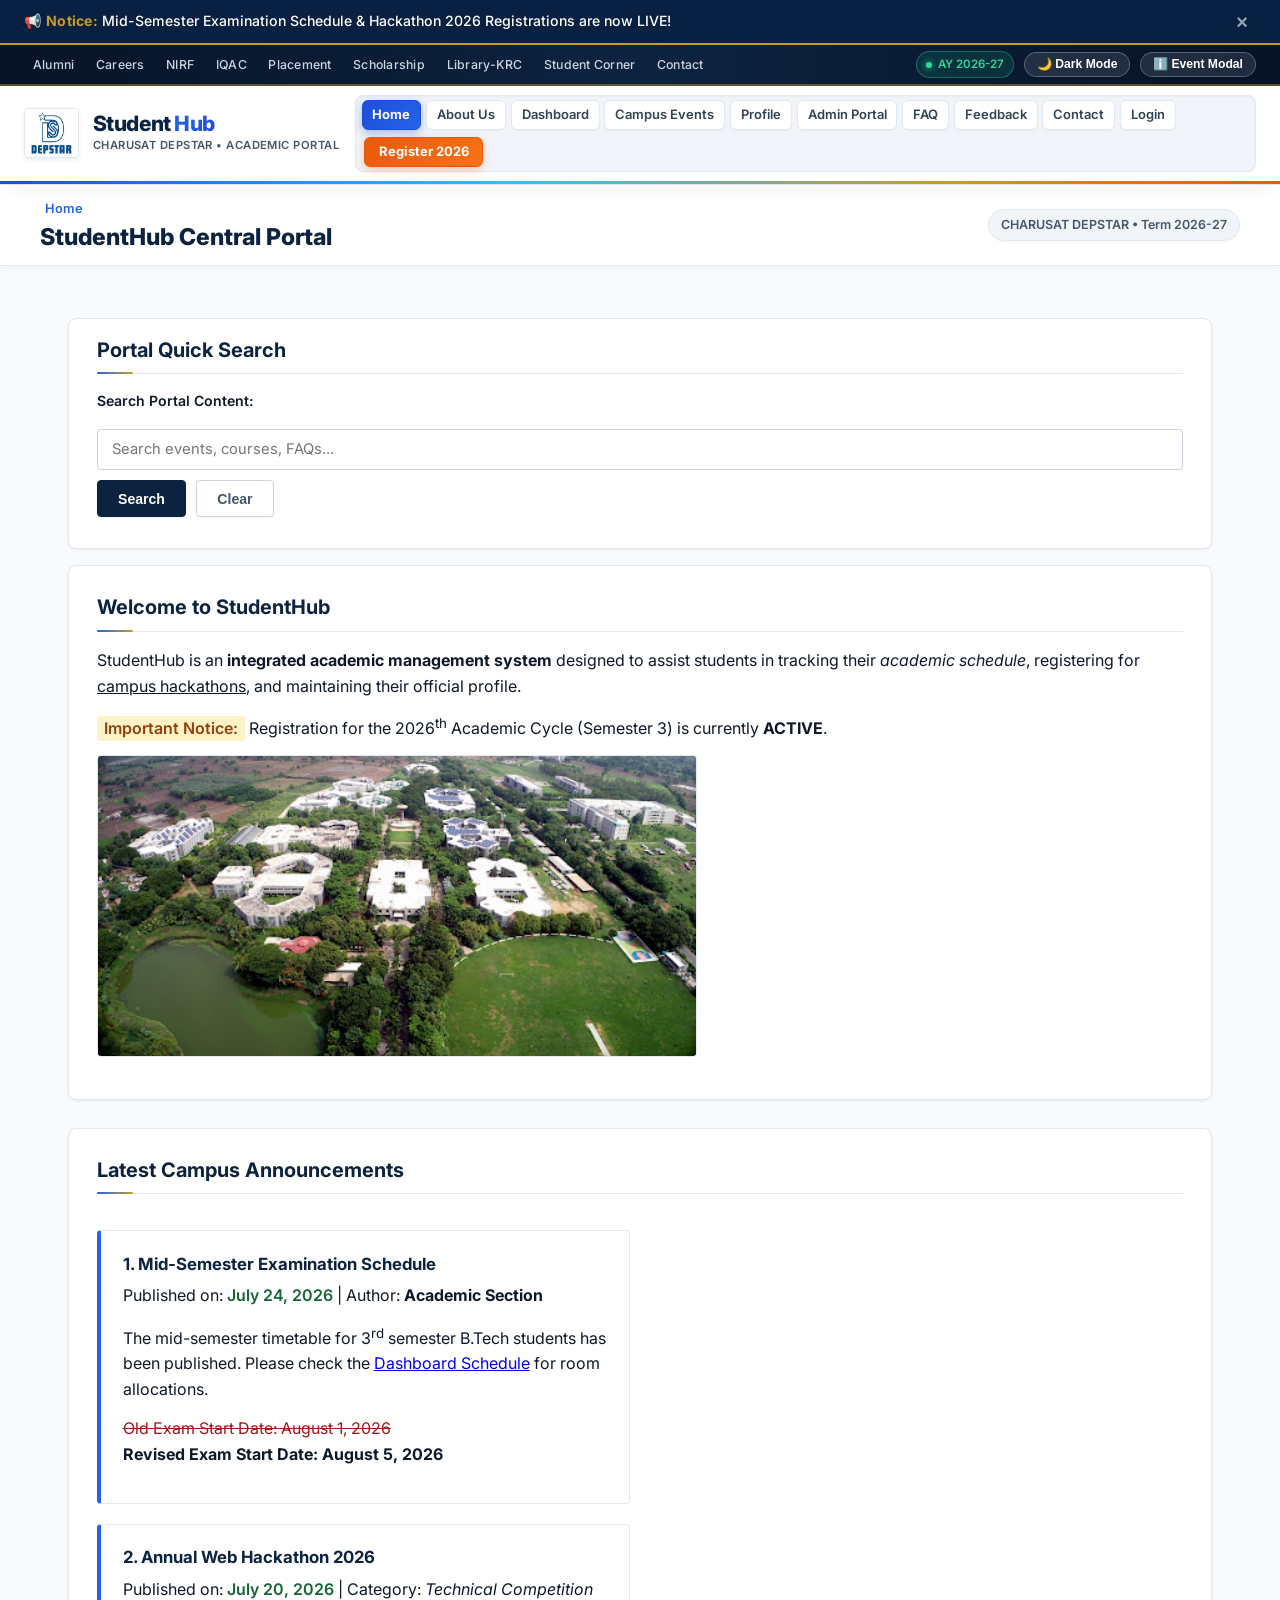
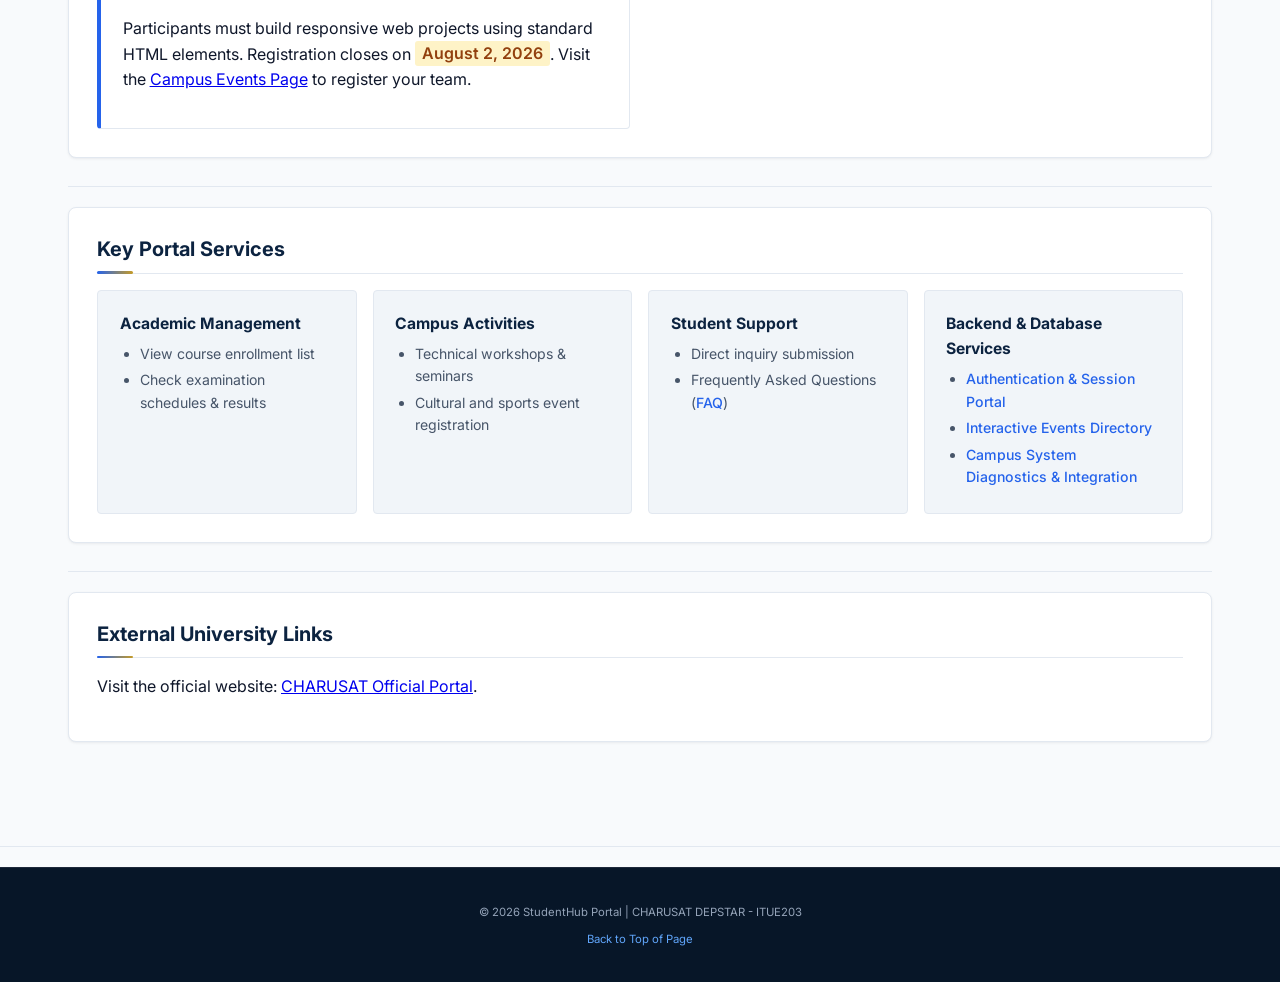
<file: index.html>
<!DOCTYPE html>
<html lang="en">
<head>
    <meta charset="UTF-8">
    <meta name="viewport" content="width=device-width, initial-scale=1.0">
    <meta name="description" content="StudentHub - Central Campus Portal for CHARUSAT Students">
    <title>StudentHub - Home Page</title>
    <link rel="stylesheet" href="assets/css/index.css">
</head>
<body>

    <a href="#main-content" class="skip-link">Skip to main content</a>

    <div id="notificationBanner" class="notification-banner">
        <span>📢 <strong>Notice:</strong> Mid-Semester Examination Schedule &amp; Hackathon 2026 Registrations are now LIVE!</span>
        <button id="closeNotification" class="close-banner-btn" aria-label="Close notification">&times;</button>
    </div>

    <!-- TOP ACCESS BAR — University Utility Strip -->
    <div class="top-access-bar">
        <div class="top-access-container">
            <ul class="top-access-links">
                <li><a href="https://www.charusat.ac.in" target="_blank" rel="noopener noreferrer">Alumni</a></li>
                <li><a href="pages/about.html">Careers</a></li>
                <li><a href="pages/about.html">NIRF</a></li>
                <li><a href="pages/about.html">IQAC</a></li>
                <li><a href="pages/admin.html">Placement</a></li>
                <li><a href="pages/about.html">Scholarship</a></li>
                <li><a href="pages/dashboard.html">Library-KRC</a></li>
                <li><a href="pages/dashboard.html">Student Corner</a></li>
                <li><a href="pages/contact.html">Contact</a></li>
            </ul>
            <div class="top-access-actions">
                <span class="status-pill"><span class="status-dot"></span> AY 2026-27</span>
                <button id="themeButton" class="theme-btn" type="button">🌙 Dark Mode</button>
                <button id="openModal" class="access-btn" type="button">ℹ️ Event Modal</button>
            </div>
        </div>
    </div>

    <!-- MAIN PORTAL HEADER — Distinctive Modern Design -->
    <header class="main-header">
        <div class="header-container">
            <a href="index.html" class="brand-identity">
                <div class="brand-logo-card">
                    <img src="assets/images/charusat_logo.png" alt="CHARUSAT DEPSTAR Logo" class="brand-logo">
                </div>
                <div class="brand-text">
                    <span class="brand-name">Student<span class="brand-name-accent">Hub</span></span>
                    <span class="brand-sub">CHARUSAT DEPSTAR • Academic Portal</span>
                </div>
            </a>

            <button id="menuButton" class="menu-toggle-btn" type="button" aria-expanded="false" aria-label="Toggle navigation">☰</button>

            <nav aria-label="Main Navigation Menu">
                <h2>Portal Quick Navigation</h2>
                <ul>
                    <li><a href="index.html" aria-current="page">Home</a></li>
                    <li><a href="pages/about.html">About Us</a></li>
                    <li><a href="pages/dashboard.html">Dashboard</a></li>
                    <li><a href="pages/events.html">Campus Events</a></li>
                    <li><a href="pages/profile.html">Profile</a></li>
                    <li><a href="pages/admin.html">Admin Portal</a></li>
                    <li><a href="pages/faq.html">FAQ</a></li>
                    <li><a href="pages/feedback.html">Feedback</a></li>
                    <li><a href="pages/contact.html">Contact</a></li>
                    <li><a href="pages/login.html">Login</a></li>
                    <li><a href="pages/register.html" class="nav-cta-btn">Register 2026</a></li>
                </ul>
            </nav>
        </div>
    </header>

    <!-- ELEVATED PAGE TITLE & BREADCRUMBS BAR -->
    <div class="page-title-bar">
        <div class="page-title-container">
            <div class="page-title-left">
                <nav aria-label="Breadcrumb" class="breadcrumbs">
                    <ul>
                        <li><a href="index.html" aria-current="page">Home</a></li>
                    </ul>
                </nav>
                <h1 class="page-title">StudentHub Central Portal</h1>
            </div>
            <div class="page-title-right">
                <span class="page-badge">CHARUSAT DEPSTAR • Term 2026-27</span>
            </div>
        </div>
    </div>

    <main id="main-content" tabindex="-1">

        <section>
            <h2>Portal Quick Search</h2>
            <form action="index.html" method="get">
                <p>
                    <label for="site-search">Search Portal Content:</label>
                    <input type="search" id="site-search" name="q" placeholder="Search events, courses, FAQs..." required minlength="2" maxlength="50">
                    <button type="submit">Search</button>
                    <button type="reset">Clear</button>
                </p>
            </form>
        </section>
        <section id="welcome-section">
            <h2>Welcome to StudentHub</h2>
            <p>
                StudentHub is an <strong>integrated academic management system</strong> designed to assist students in tracking their <em>academic schedule</em>, registering for <u>campus hackathons</u>, and maintaining their official profile.
            </p>
            <p>
                <mark>Important Notice:</mark> Registration for the 2026<sup>th</sup> Academic Cycle (Semester 3) is currently <strong>ACTIVE</strong>.
            </p>

            <p>
                <img src="./assets/images/Background_Img/image.png" 
                     alt="CHARUSAT University Campus - DEPSTAR" 
                     width="600" 
                     height="200" 
                     loading="lazy" 
                     referrerpolicy="no-referrer">
            </p>
        </section>

        <section id="announcements">
            <h2>Latest Campus Announcements</h2>

            <article>
                <h3>1. Mid-Semester Examination Schedule</h3>
                <p>Published on: <ins>July 24, 2026</ins> | Author: <b>Academic Section</b></p>
                <p>
                    The mid-semester timetable for 3<sup>rd</sup> semester B.Tech students has been published. 
                    Please check the <a href="pages/dashboard.html#schedule">Dashboard Schedule</a> for room allocations.
                </p>
                <p>
                    <del>Old Exam Start Date: August 1, 2026</del><br>
                    <strong>Revised Exam Start Date: August 5, 2026</strong>
                </p>
            </article>

            <br>

            <article>
                <h3>2. Annual Web Hackathon 2026</h3>
                <p>Published on: <ins>July 20, 2026</ins> | Category: <i>Technical Competition</i></p>
                <p>
                    Participants must build responsive web projects using standard HTML elements. 
                    Registration closes on <mark>August 2, 2026</mark>. 
                    Visit the <a href="pages/events.html">Campus Events Page</a> to register your team.
                </p>
            </article>
        </section>

        <hr>

        <section id="portal-highlights">
            <h2>Key Portal Services</h2>
            <ul>
                <li><strong>Academic Management</strong>
                    <ul>
                        <li>View course enrollment list</li>
                        <li>Check examination schedules &amp; results</li>
                    </ul>
                </li>
                <li><strong>Campus Activities</strong>
                    <ul>
                        <li>Technical workshops &amp; seminars</li>
                        <li>Cultural and sports event registration</li>
                    </ul>
                </li>
                <li><strong>Student Support</strong>
                    <ul>
                        <li>Direct inquiry submission</li>
                        <li>Frequently Asked Questions (<a href="pages/faq.html">FAQ</a>)</li>
                    </ul>
                </li>
                <li><strong>Backend &amp; Database Services</strong>
                    <ul>
                        <li><a href="backend/Practical10/index.php">Authentication &amp; Session Portal</a></li>
                        <li><a href="backend/Practical13/index.php">Interactive Events Directory</a></li>
                        <li><a href="backend/Practical15/index.php">Campus System Diagnostics &amp; Integration</a></li>
                    </ul>
                </li>
            </ul>
        </section>

        <hr>

        <aside id="external-resources">
            <h2>External University Links</h2>
            <p>
                Visit the official website: 
                <a href="https://www.charusat.ac.in" target="_blank" rel="noopener noreferrer">CHARUSAT Official Portal</a>.
            </p>
        </aside>
    </main>

    <hr>

    <footer>
        <p><small>&copy; 2026 StudentHub Portal | CHARUSAT DEPSTAR - ITUE203</small></p>
        <p><small><a href="#welcome-section">Back to Top of Page</a></small></p>
    </footer>

    <div id="eventModal" class="modal" aria-hidden="true" role="dialog" aria-labelledby="modalTitle">
        <div class="modal-content">
            <div class="modal-header">
                <h3 id="modalTitle">Event Information</h3>
                <button id="closeModal" class="modal-close" type="button" aria-label="Close Modal">&times;</button>
            </div>
            <div class="modal-body">
                <p><strong>Date:</strong> <span id="modalDate">August 15, 2026</span></p>
                <p><strong>Venue:</strong> <span id="modalVenue">Seminar Hall A</span></p>
                <p><strong>Category:</strong> <span id="modalCategory">Technical</span></p>
                <p id="modalDescription">Detailed information about campus activities and registration instructions.</p>
            </div>
            <div class="modal-footer">
                <button type="button" onclick="closeEventModal()" class="btn-secondary">Close Window</button>
            </div>
        </div>
    </div>

    <script src="assets/js/theme-nav.js"></script>
    <script src="assets/js/registration-validation.js"></script>
    <script src="assets/js/fetch-data.js"></script>

</body>
</html>
</file>
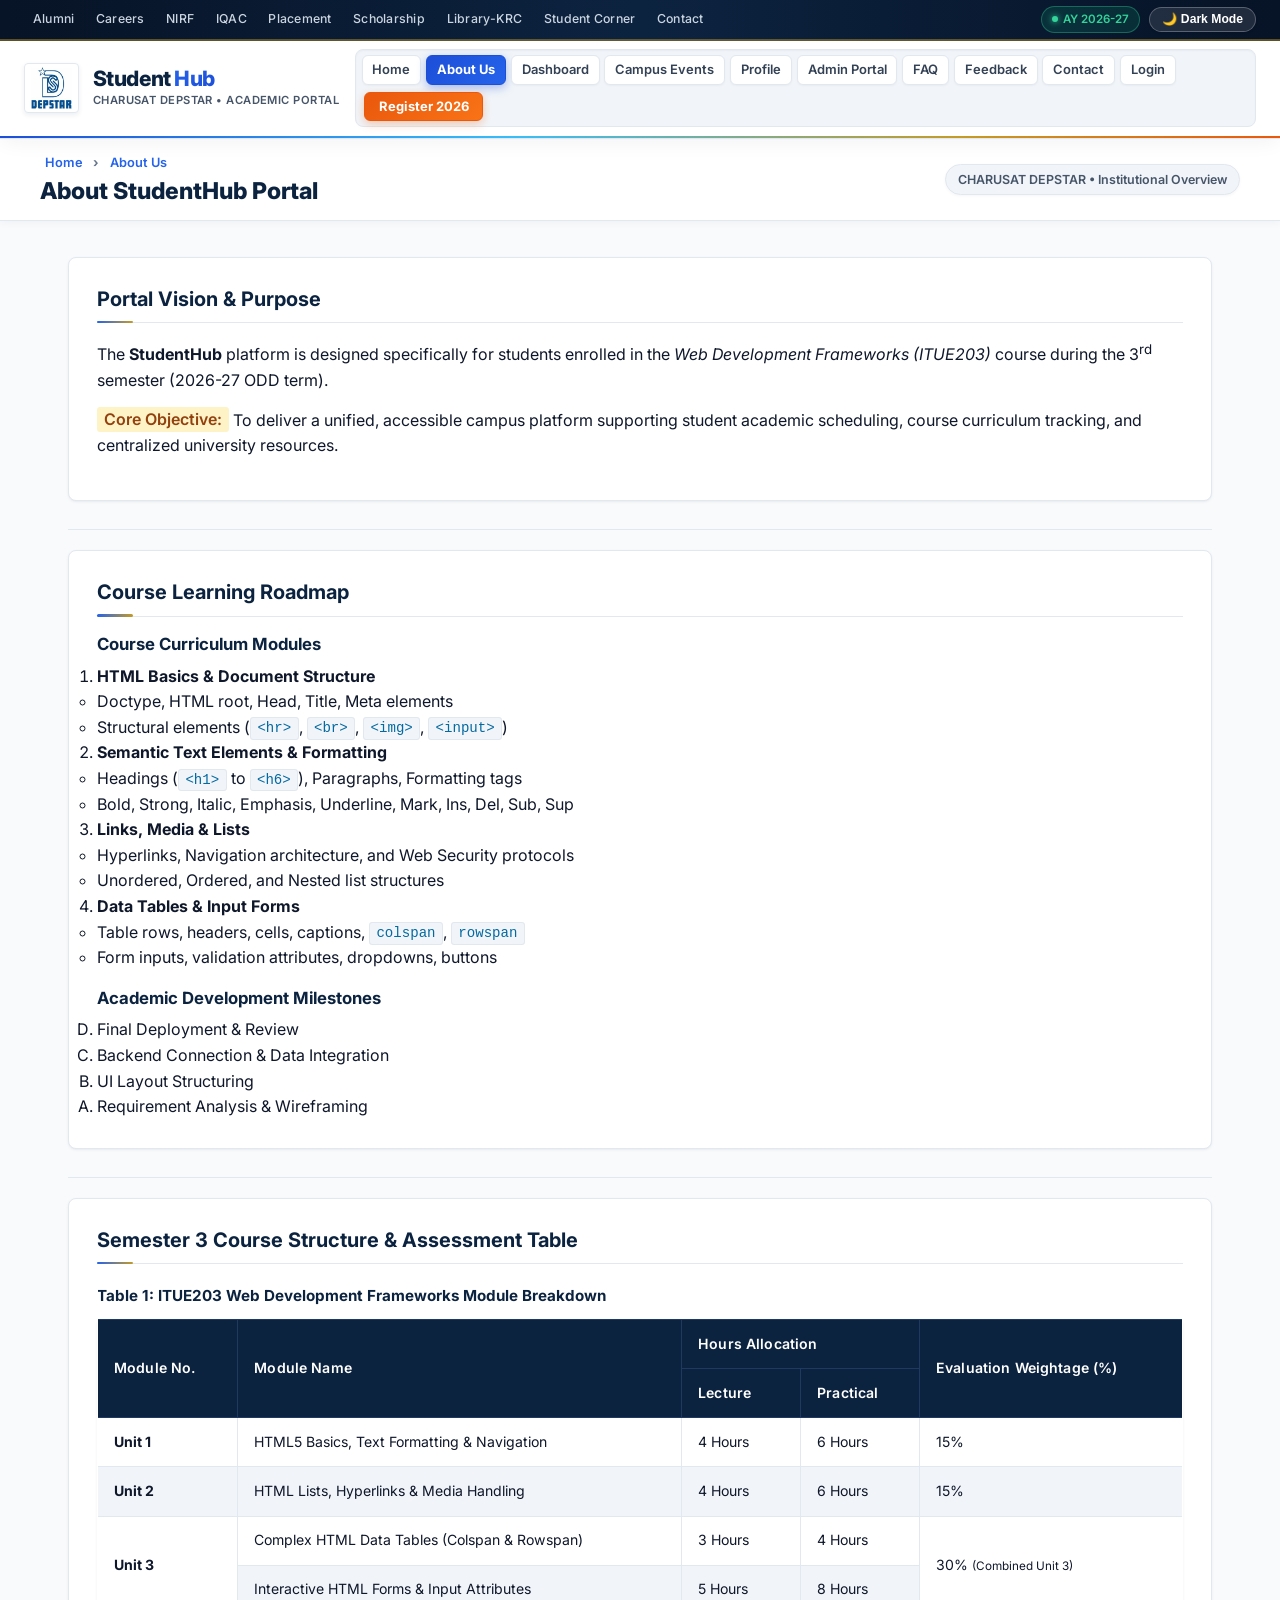
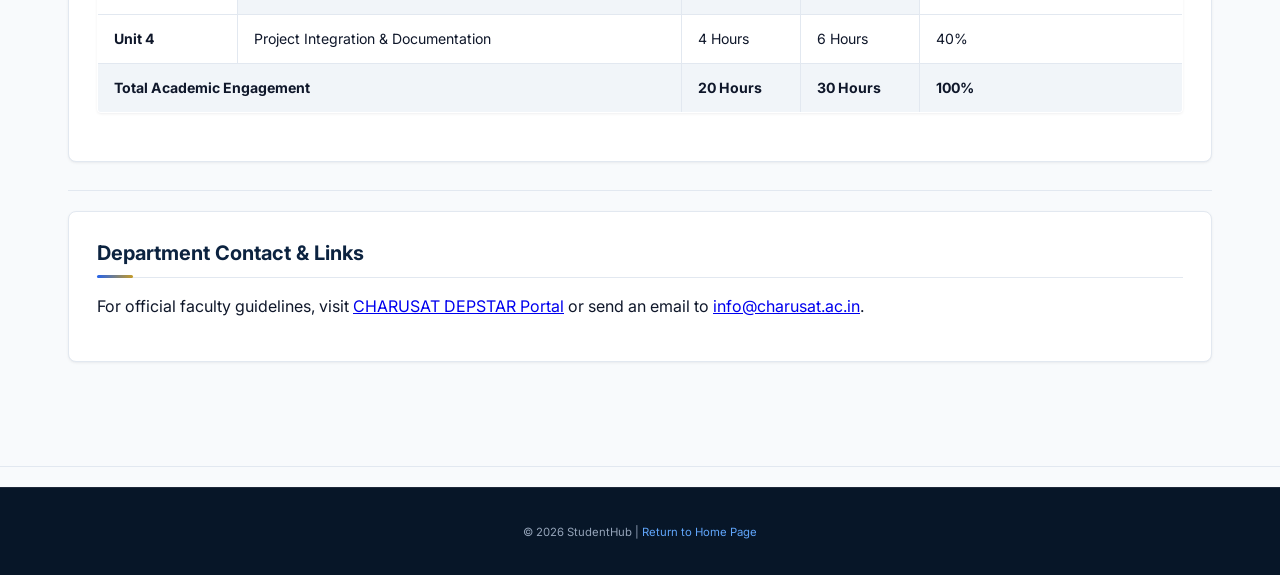
<file: pages/about.html>
<!DOCTYPE html>
<html lang="en">
<head>
    <meta charset="UTF-8">
    <meta name="viewport" content="width=device-width, initial-scale=1.0">
    <meta name="description" content="About StudentHub - Vision, Department Details, and Academic Syllabus Table">
    <title>StudentHub - About Portal</title>
    
    <link rel="stylesheet" href="../assets/css/index.css">
</head>
<body>

    
    <a href="#main-content" class="skip-link">Skip to main content</a>

    <!-- TOP ACCESS BAR — University Utility Strip -->
    <div class="top-access-bar">
        <div class="top-access-container">
            <ul class="top-access-links">
                <li><a href="https://www.charusat.ac.in" target="_blank" rel="noopener noreferrer">Alumni</a></li>
                <li><a href="about.html">Careers</a></li>
                <li><a href="about.html">NIRF</a></li>
                <li><a href="about.html">IQAC</a></li>
                <li><a href="admin.html">Placement</a></li>
                <li><a href="about.html">Scholarship</a></li>
                <li><a href="dashboard.html">Library-KRC</a></li>
                <li><a href="dashboard.html">Student Corner</a></li>
                <li><a href="contact.html">Contact</a></li>
            </ul>
            <div class="top-access-actions">
                <span class="status-pill"><span class="status-dot"></span> AY 2026-27</span>
                <button id="themeButton" class="theme-btn" type="button">🌙 Dark Mode</button>
            </div>
        </div>
    </div>

    <!-- MAIN PORTAL HEADER — Distinctive Modern Design -->
    <header class="main-header">
        <div class="header-container">
            <a href="../index.html" class="brand-identity">
                <div class="brand-logo-card">
                    <img src="../assets/images/charusat_logo.png" alt="CHARUSAT DEPSTAR Logo" class="brand-logo">
                </div>
                <div class="brand-text">
                    <span class="brand-name">Student<span class="brand-name-accent">Hub</span></span>
                    <span class="brand-sub">CHARUSAT DEPSTAR • Academic Portal</span>
                </div>
            </a>

            <button id="menuButton" class="menu-toggle-btn" type="button" aria-expanded="false" aria-label="Toggle navigation">☰</button>

            <nav aria-label="Main Navigation Menu">
                <h2>Portal Quick Navigation</h2>
                <ul>
                    <li><a href="../index.html">Home</a></li>
                    <li><a href="about.html" aria-current="page">About Us</a></li>
                    <li><a href="dashboard.html">Dashboard</a></li>
                    <li><a href="events.html">Campus Events</a></li>
                    <li><a href="profile.html">Profile</a></li>
                    <li><a href="admin.html">Admin Portal</a></li>
                    <li><a href="faq.html">FAQ</a></li>
                    <li><a href="feedback.html">Feedback</a></li>
                    <li><a href="contact.html">Contact</a></li>
                    <li><a href="login.html">Login</a></li>
                    <li><a href="register.html" class="nav-cta-btn">Register 2026</a></li>
                </ul>
            </nav>
        </div>
    </header>

    <!-- ELEVATED PAGE TITLE & BREADCRUMBS BAR -->
    <div class="page-title-bar">
        <div class="page-title-container">
            <div class="page-title-left">
                <nav aria-label="Breadcrumb" class="breadcrumbs">
                    <ul>
                        <li><a href="../index.html">Home</a></li>
                        <li><a href="about.html" aria-current="page">About Us</a></li>
                    </ul>
                </nav>
                <h1 class="page-title">About StudentHub Portal</h1>
            </div>
            <div class="page-title-right">
                <span class="page-badge">CHARUSAT DEPSTAR • Institutional Overview</span>
            </div>
        </div>
    </div>

    <main id="main-content" tabindex="-1">
        
        <section id="vision">
            <h2>Portal Vision &amp; Purpose</h2>
            <p>
                The <strong>StudentHub</strong> platform is designed specifically for students enrolled in the <em>Web Development Frameworks (ITUE203)</em> course during the 3<sup>rd</sup> semester (2026-27 ODD term).
            </p>
            <p>
                <mark>Core Objective:</mark> To deliver a unified, accessible campus platform supporting student academic scheduling, course curriculum tracking, and centralized university resources.
            </p>
        </section>

        <hr>

        <section id="objectives">
            <h2>Course Learning Roadmap</h2>
            <h3>Course Curriculum Modules</h3>
            <ol type="1" start="1">
                <li><strong>HTML Basics &amp; Document Structure</strong>
                    <ul>
                        <li>Doctype, HTML root, Head, Title, Meta elements</li>
                        <li>Structural elements (<code>&lt;hr&gt;</code>, <code>&lt;br&gt;</code>, <code>&lt;img&gt;</code>, <code>&lt;input&gt;</code>)</li>
                    </ul>
                </li>
                <li><strong>Semantic Text Elements &amp; Formatting</strong>
                    <ul>
                        <li>Headings (<code>&lt;h1&gt;</code> to <code>&lt;h6&gt;</code>), Paragraphs, Formatting tags</li>
                        <li>Bold, Strong, Italic, Emphasis, Underline, Mark, Ins, Del, Sub, Sup</li>
                    </ul>
                </li>
                <li><strong>Links, Media &amp; Lists</strong>
                    <ul>
                        <li>Hyperlinks, Navigation architecture, and Web Security protocols</li>
                        <li>Unordered, Ordered, and Nested list structures</li>
                    </ul>
                </li>
                <li><strong>Data Tables &amp; Input Forms</strong>
                    <ul>
                        <li>Table rows, headers, cells, captions, <code>colspan</code>, <code>rowspan</code></li>
                        <li>Form inputs, validation attributes, dropdowns, buttons</li>
                    </ul>
                </li>
            </ol>

            <h3>Academic Development Milestones</h3>
            <ol type="A" reversed>
                <li>Final Deployment &amp; Review</li>
                <li>Backend Connection &amp; Data Integration</li>
                <li>UI Layout Structuring</li>
                <li>Requirement Analysis &amp; Wireframing</li>
            </ol>
        </section>

        <hr>

        
        <section id="syllabus-table">
            <h2>Semester 3 Course Structure &amp; Assessment Table</h2>

            <table border="1" cellpadding="6" cellspacing="0">
                <caption><strong>Table 1: ITUE203 Web Development Frameworks Module Breakdown</strong></caption>
                
                <thead>
                    <tr>
                        <th scope="col" rowspan="2">Module No.</th>
                        <th scope="col" rowspan="2">Module Name</th>
                        <th scope="col" colspan="2">Hours Allocation</th>
                        <th scope="col" rowspan="2">Evaluation Weightage (%)</th>
                    </tr>
                    <tr>
                        <th scope="col">Lecture</th>
                        <th scope="col">Practical</th>
                    </tr>
                </thead>

                <tbody>
                    <tr>
                        <th scope="row">Unit 1</th>
                        <td>HTML5 Basics, Text Formatting &amp; Navigation</td>
                        <td>4 Hours</td>
                        <td>6 Hours</td>
                        <td>15%</td>
                    </tr>
                    <tr>
                        <th scope="row">Unit 2</th>
                        <td>HTML Lists, Hyperlinks &amp; Media Handling</td>
                        <td>4 Hours</td>
                        <td>6 Hours</td>
                        <td>15%</td>
                    </tr>
                    <tr>
                        <th scope="row" rowspan="2">Unit 3</th>
                        <td>Complex HTML Data Tables (Colspan &amp; Rowspan)</td>
                        <td>3 Hours</td>
                        <td>4 Hours</td>
                        <td rowspan="2">30% <small>(Combined Unit 3)</small></td>
                    </tr>
                    <tr>
                        <td>Interactive HTML Forms &amp; Input Attributes</td>
                        <td>5 Hours</td>
                        <td>8 Hours</td>
                    </tr>
                    <tr>
                        <th scope="row">Unit 4</th>
                        <td>Project Integration &amp; Documentation</td>
                        <td>4 Hours</td>
                        <td>6 Hours</td>
                        <td>40%</td>
                    </tr>
                </tbody>

                <tfoot>
                    <tr>
                        <th scope="row" colspan="2">Total Academic Engagement</th>
                        <td><strong>20 Hours</strong></td>
                        <td><strong>30 Hours</strong></td>
                        <td><strong>100%</strong></td>
                    </tr>
                </tfoot>
            </table>
        </section>

        <hr>

        
        <aside id="external">
            <h2>Department Contact &amp; Links</h2>
            <p>
                For official faculty guidelines, visit 
                <a href="https://www.charusat.ac.in/depstar" target="_blank" rel="noopener noreferrer">CHARUSAT DEPSTAR Portal</a> 
                or send an email to <a href="mailto:info@charusat.ac.in">info@charusat.ac.in</a>.
            </p>
        </aside>
    </main>

    <hr>

    <footer>
        <p><small>&copy; 2026 StudentHub | <a href="../index.html">Return to Home Page</a></small></p>
    </footer>

    
    <script src="../assets/js/theme-nav.js"></script>
    <script src="../assets/js/registration-validation.js"></script>
    <script src="../assets/js/fetch-data.js"></script>

</body>
</html>
</file>
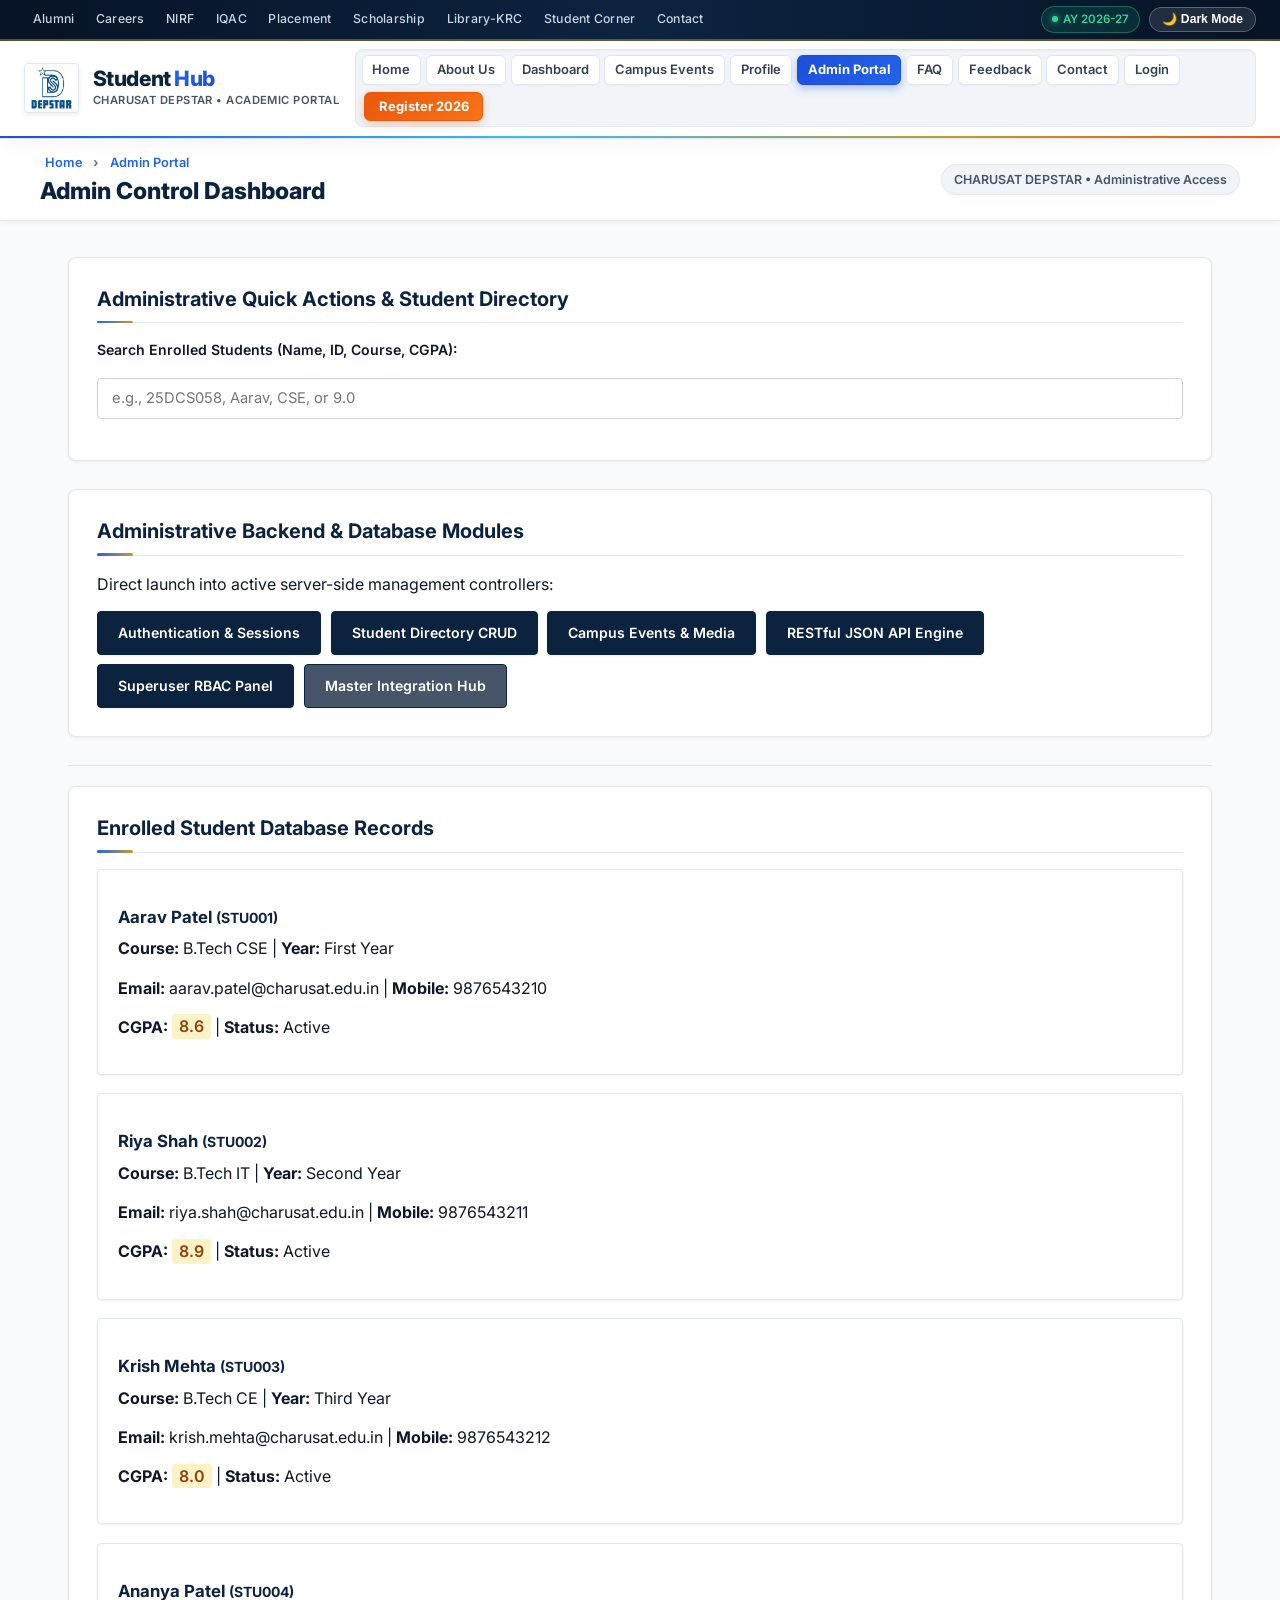
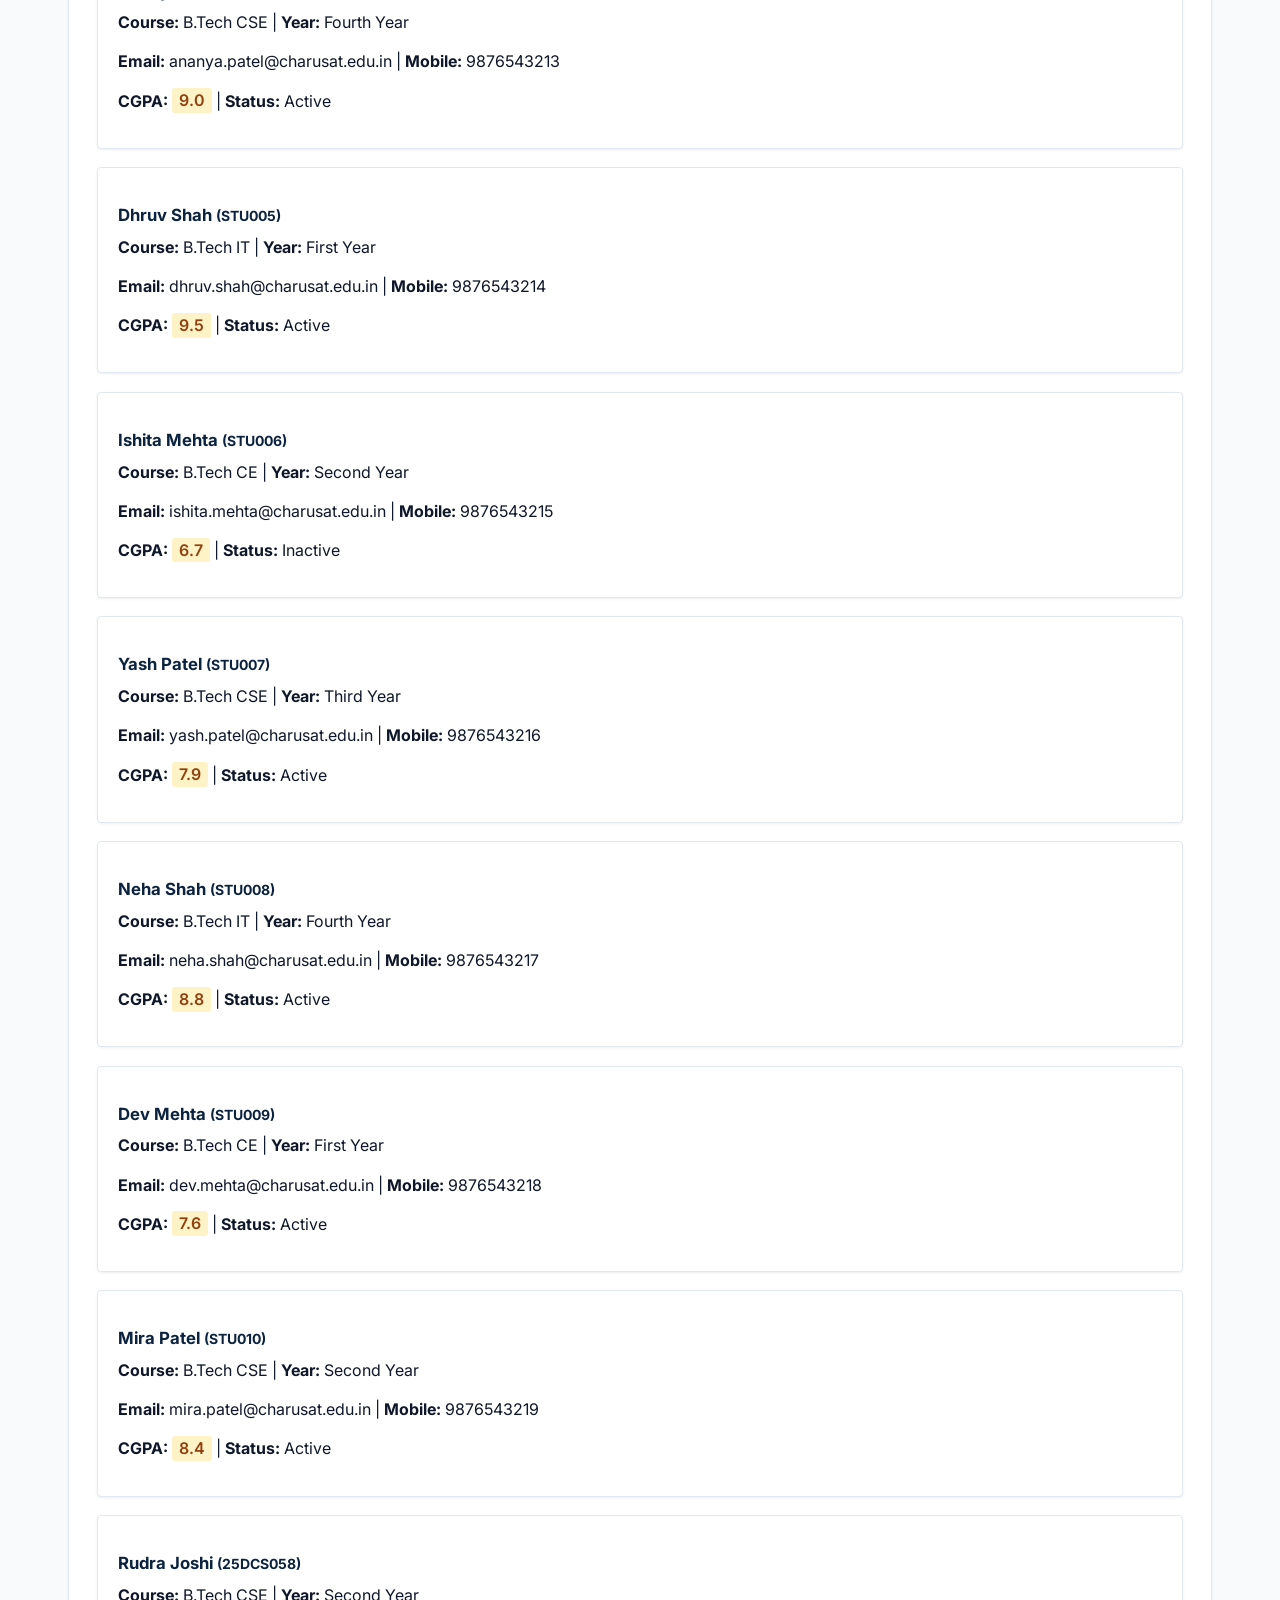
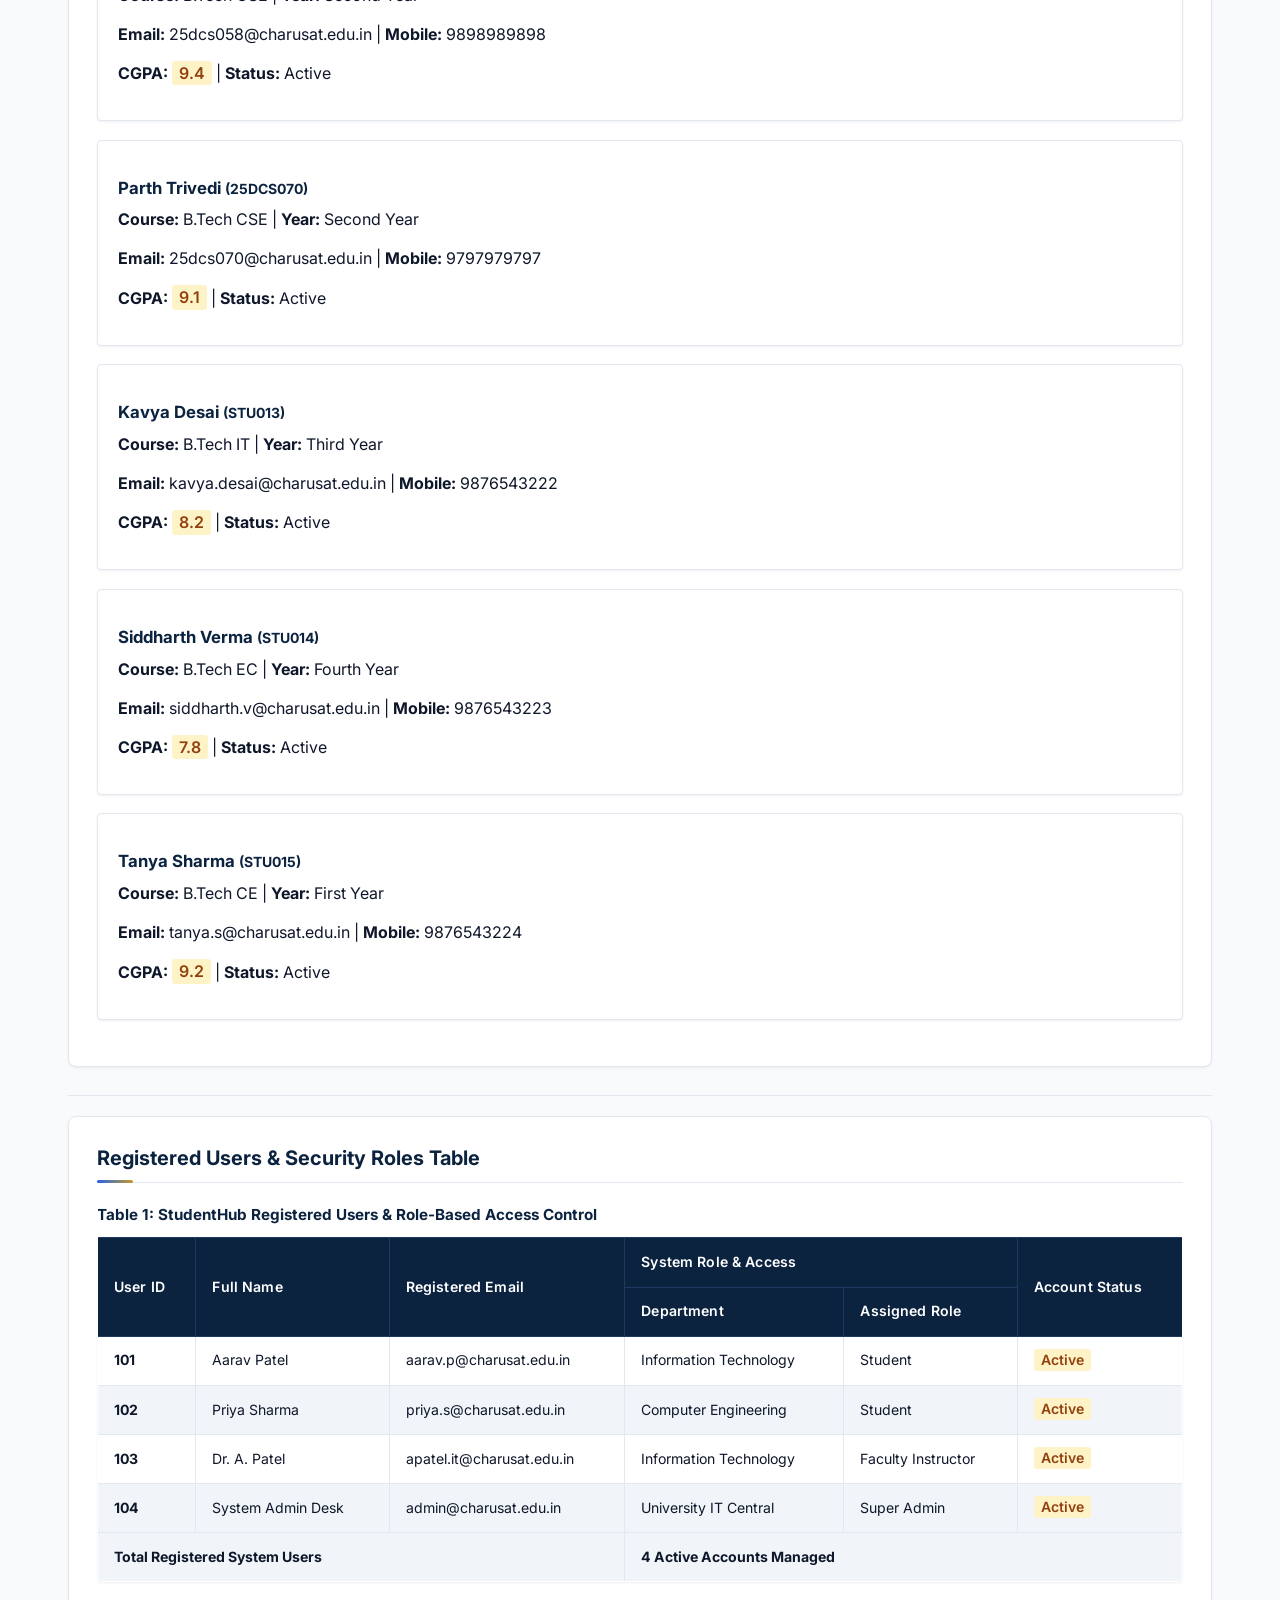
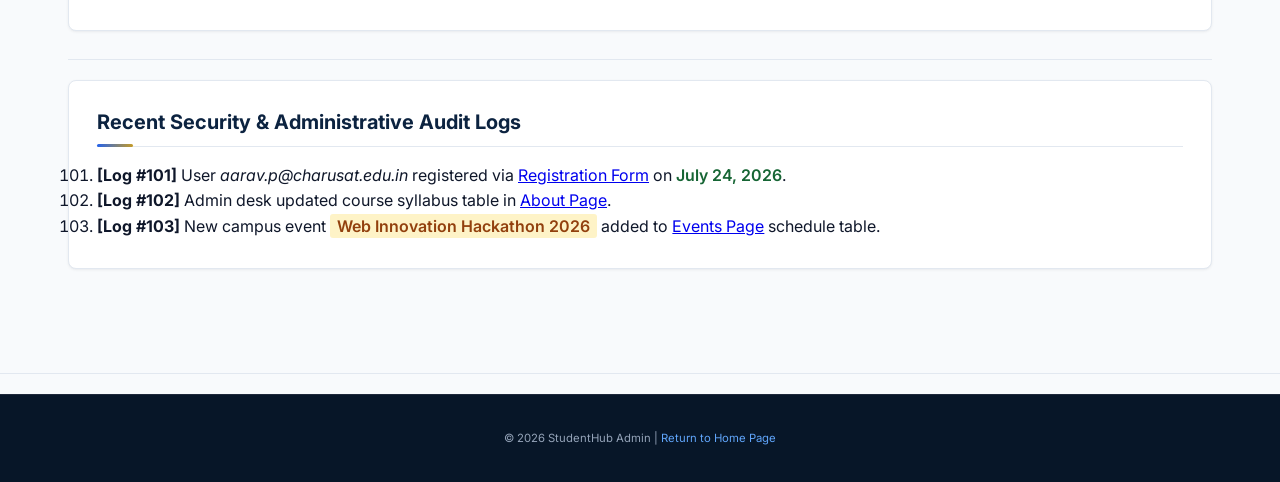
<file: pages/admin.html>
<!DOCTYPE html>
<html lang="en">
<head>
    <meta charset="UTF-8">
    <meta name="viewport" content="width=device-width, initial-scale=1.0">
    <meta name="description" content="Admin Control Dashboard - System Monitoring and Audit Logs">
    <title>StudentHub - Admin Dashboard</title>
    
    <link rel="stylesheet" href="../assets/css/index.css">
</head>
<body>

    
    <a href="#main-content" class="skip-link">Skip to main content</a>

    
    <!-- TOP ACCESS BAR — University Utility Strip -->
    <div class="top-access-bar">
        <div class="top-access-container">
            <ul class="top-access-links">
                <li><a href="https://www.charusat.ac.in" target="_blank" rel="noopener noreferrer">Alumni</a></li>
                <li><a href="about.html">Careers</a></li>
                <li><a href="about.html">NIRF</a></li>
                <li><a href="about.html">IQAC</a></li>
                <li><a href="admin.html">Placement</a></li>
                <li><a href="about.html">Scholarship</a></li>
                <li><a href="dashboard.html">Library-KRC</a></li>
                <li><a href="dashboard.html">Student Corner</a></li>
                <li><a href="contact.html">Contact</a></li>
            </ul>
            <div class="top-access-actions">
                <span class="status-pill"><span class="status-dot"></span> AY 2026-27</span>
                <button id="themeButton" class="theme-btn" type="button">🌙 Dark Mode</button>
            </div>
        </div>
    </div>

    <!-- MAIN PORTAL HEADER — Distinctive Modern Design -->
    <header class="main-header">
        <div class="header-container">
            <a href="../index.html" class="brand-identity">
                <div class="brand-logo-card">
                    <img src="../assets/images/charusat_logo.png" alt="CHARUSAT DEPSTAR Logo" class="brand-logo">
                </div>
                <div class="brand-text">
                    <span class="brand-name">Student<span class="brand-name-accent">Hub</span></span>
                    <span class="brand-sub">CHARUSAT DEPSTAR • Academic Portal</span>
                </div>
            </a>

            <button id="menuButton" class="menu-toggle-btn" type="button" aria-expanded="false" aria-label="Toggle navigation">☰</button>

            <nav aria-label="Main Navigation Menu">
                <h2>Portal Quick Navigation</h2>
                <ul>
                    <li><a href="../index.html">Home</a></li>
                    <li><a href="about.html">About Us</a></li>
                    <li><a href="dashboard.html">Dashboard</a></li>
                    <li><a href="events.html">Campus Events</a></li>
                    <li><a href="profile.html">Profile</a></li>
                    <li><a href="admin.html" aria-current="page">Admin Portal</a></li>
                    <li><a href="faq.html">FAQ</a></li>
                    <li><a href="feedback.html">Feedback</a></li>
                    <li><a href="contact.html">Contact</a></li>
                    <li><a href="login.html">Login</a></li>
                    <li><a href="register.html" class="nav-cta-btn">Register 2026</a></li>
                </ul>
            </nav>
        </div>
    </header>

    <!-- ELEVATED PAGE TITLE & BREADCRUMBS BAR -->
    <div class="page-title-bar">
        <div class="page-title-container">
            <div class="page-title-left">
                <nav aria-label="Breadcrumb" class="breadcrumbs">
                    <ul>
                        <li><a href="../index.html">Home</a></li>
                        <li><a href="admin.html" aria-current="page">Admin Portal</a></li>
                    </ul>
                </nav>
                <h1 class="page-title">Admin Control Dashboard</h1>
            </div>
            <div class="page-title-right">
                <span class="page-badge">CHARUSAT DEPSTAR • Administrative Access</span>
            </div>
        </div>
    </div>

    <main id="main-content" tabindex="-1">
        
        <section id="admin-actions">
            <h2>Administrative Quick Actions &amp; Student Directory</h2>

            <form onsubmit="event.preventDefault();">
                <p>
                    <label for="studentSearch">Search Enrolled Students (Name, ID, Course, CGPA):</label>
                    <input type="search" id="studentSearch" name="search_user" placeholder="e.g., 25DCS058, Aarav, CSE, or 9.0">
                </p>
            </form>
        </section>

        <section id="backend-hub-links">
            <h2>Administrative Backend &amp; Database Modules</h2>
            <p>Direct launch into active server-side management controllers:</p>
            <div style="display:flex; flex-wrap:wrap; gap:0.6rem; margin-top:0.75rem;">
                <a href="../backend/Practical10/index.php" class="btn" style="text-decoration:none; display:inline-block;">Authentication &amp; Sessions</a>
                <a href="../backend/Practical11/index.php" class="btn" style="text-decoration:none; display:inline-block;">Student Directory CRUD</a>
                <a href="../backend/Practical12/index.php" class="btn" style="text-decoration:none; display:inline-block;">Campus Events &amp; Media</a>
                <a href="../backend/Practical13/index.php" class="btn" style="text-decoration:none; display:inline-block;">RESTful JSON API Engine</a>
                <a href="../backend/Practical14/index.php" class="btn" style="text-decoration:none; display:inline-block;">Superuser RBAC Panel</a>
                <a href="../backend/Practical15/index.php" class="btn" style="text-decoration:none; display:inline-block; background:var(--secondary-color);">Master Integration Hub</a>
            </div>
        </section>

        <hr>

        <section id="json-student-section">
            <h2>Enrolled Student Database Records</h2>
            <div id="studentList">
                <p class="loading-state">⏳ Loading student records...</p>
            </div>
        </section>

        <hr>

        
        <section id="user-table-section">
            <h2>Registered Users &amp; Security Roles Table</h2>

            <table border="1" cellpadding="6" cellspacing="0">
                <caption><strong>Table 1: StudentHub Registered Users &amp; Role-Based Access Control</strong></caption>

                <thead>
                    <tr>
                        <th scope="col" rowspan="2">User ID</th>
                        <th scope="col" rowspan="2">Full Name</th>
                        <th scope="col" rowspan="2">Registered Email</th>
                        <th scope="col" colspan="2">System Role &amp; Access</th>
                        <th scope="col" rowspan="2">Account Status</th>
                    </tr>
                    <tr>
                        <th scope="col">Department</th>
                        <th scope="col">Assigned Role</th>
                    </tr>
                </thead>

                <tbody>
                    <tr>
                        <th scope="row">101</th>
                        <td>Aarav Patel</td>
                        <td>aarav.p@charusat.edu.in</td>
                        <td>Information Technology</td>
                        <td>Student</td>
                        <td><mark>Active</mark></td>
                    </tr>
                    <tr>
                        <th scope="row">102</th>
                        <td>Priya Sharma</td>
                        <td>priya.s@charusat.edu.in</td>
                        <td>Computer Engineering</td>
                        <td>Student</td>
                        <td><mark>Active</mark></td>
                    </tr>
                    <tr>
                        <th scope="row">103</th>
                        <td>Dr. A. Patel</td>
                        <td>apatel.it@charusat.edu.in</td>
                        <td>Information Technology</td>
                        <td>Faculty Instructor</td>
                        <td><mark>Active</mark></td>
                    </tr>
                    <tr>
                        <th scope="row">104</th>
                        <td>System Admin Desk</td>
                        <td>admin@charusat.edu.in</td>
                        <td>University IT Central</td>
                        <td>Super Admin</td>
                        <td><mark>Active</mark></td>
                    </tr>
                </tbody>

                <tfoot>
                    <tr>
                        <th scope="row" colspan="3">Total Registered System Users</th>
                        <td colspan="3"><strong>4 Active Accounts Managed</strong></td>
                    </tr>
                </tfoot>
            </table>
        </section>

        <hr>

        
        <aside id="audit-trail">
            <h2>Recent Security &amp; Administrative Audit Logs</h2>

            <ol type="1" start="101">
                <li>
                    <strong>[Log #101]</strong> User <em>aarav.p@charusat.edu.in</em> registered via <a href="register.html">Registration Form</a> on <ins>July 24, 2026</ins>.
                </li>
                <li>
                    <strong>[Log #102]</strong> Admin desk updated course syllabus table in <a href="about.html">About Page</a>.
                </li>
                <li>
                    <strong>[Log #103]</strong> New campus event <mark>Web Innovation Hackathon 2026</mark> added to <a href="events.html">Events Page</a> schedule table.
                </li>
            </ol>
        </aside>
    </main>

    <hr>

    <footer>
        <p><small>&copy; 2026 StudentHub Admin | <a href="../index.html">Return to Home Page</a></small></p>
    </footer>

    
    <script src="../assets/js/theme-nav.js"></script>
    <script src="../assets/js/registration-validation.js"></script>
    <script src="../assets/js/fetch-data.js"></script>

</body>
</html>
</file>
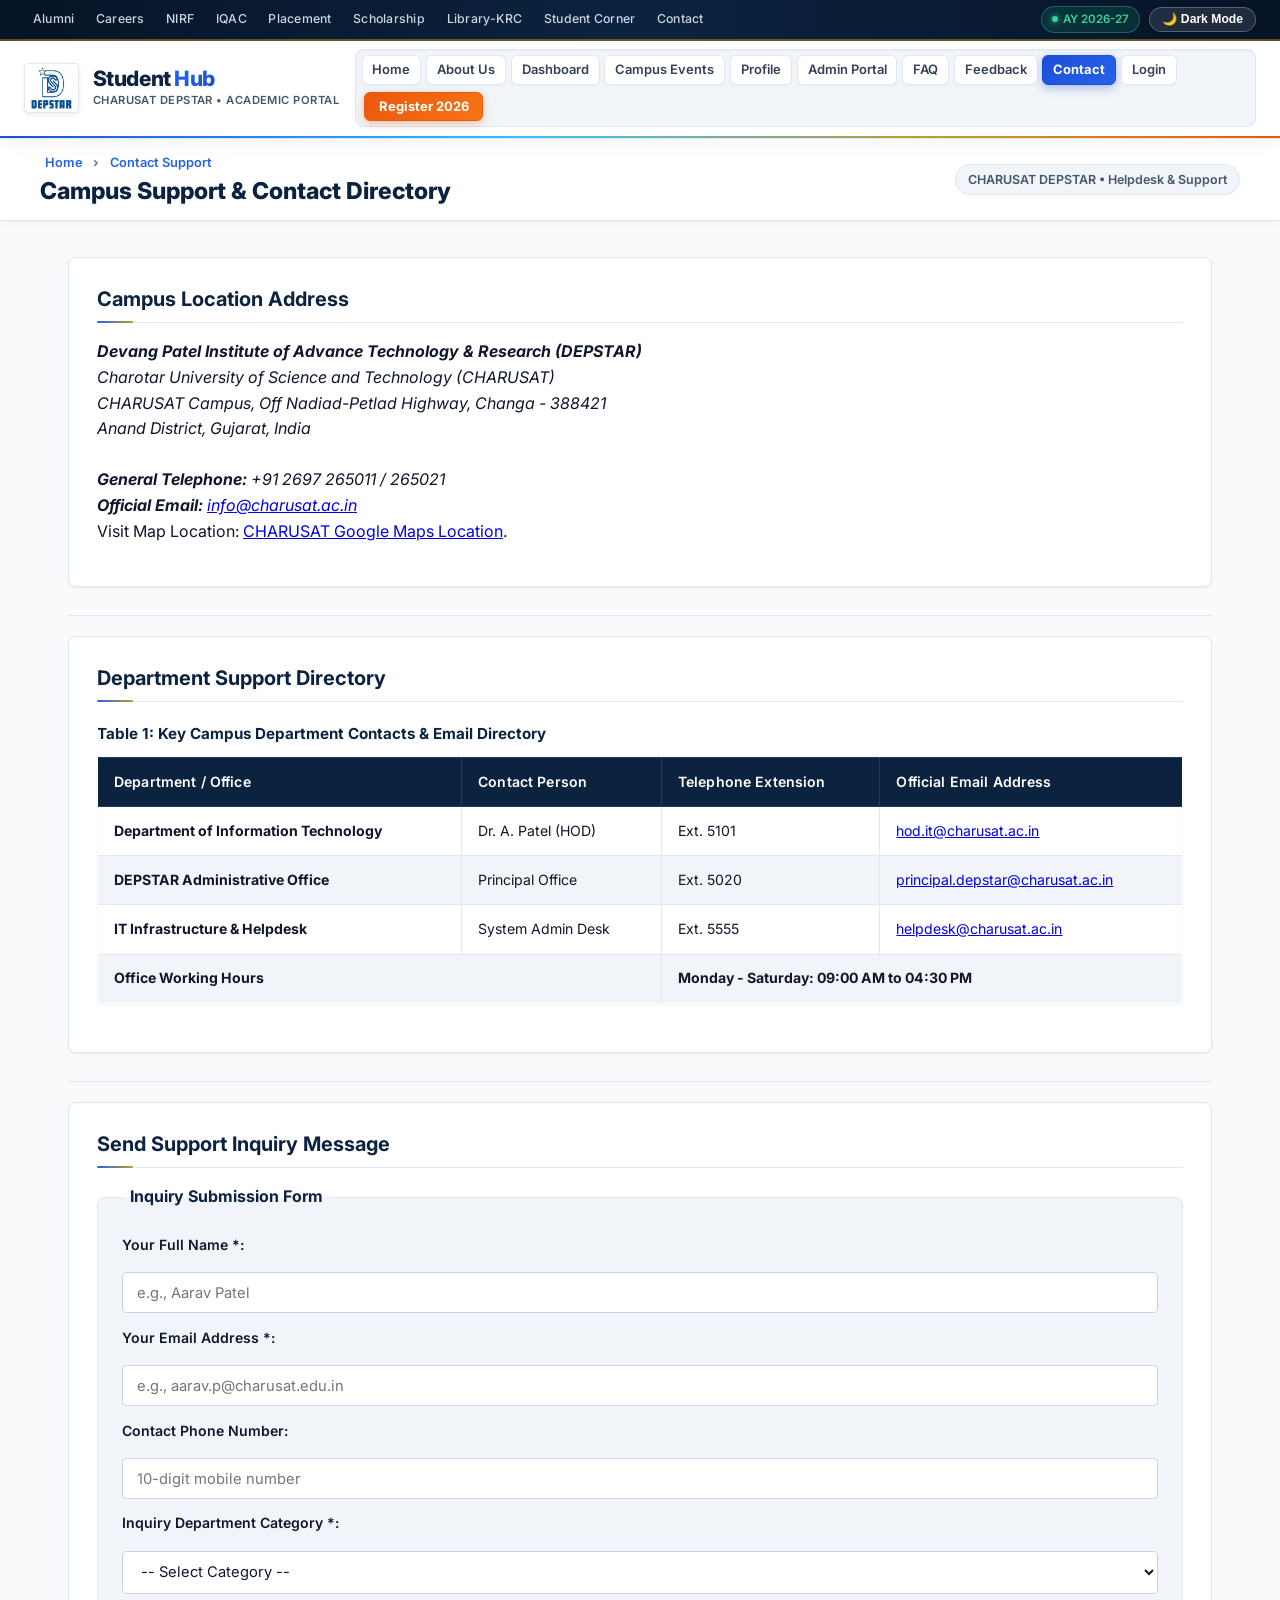
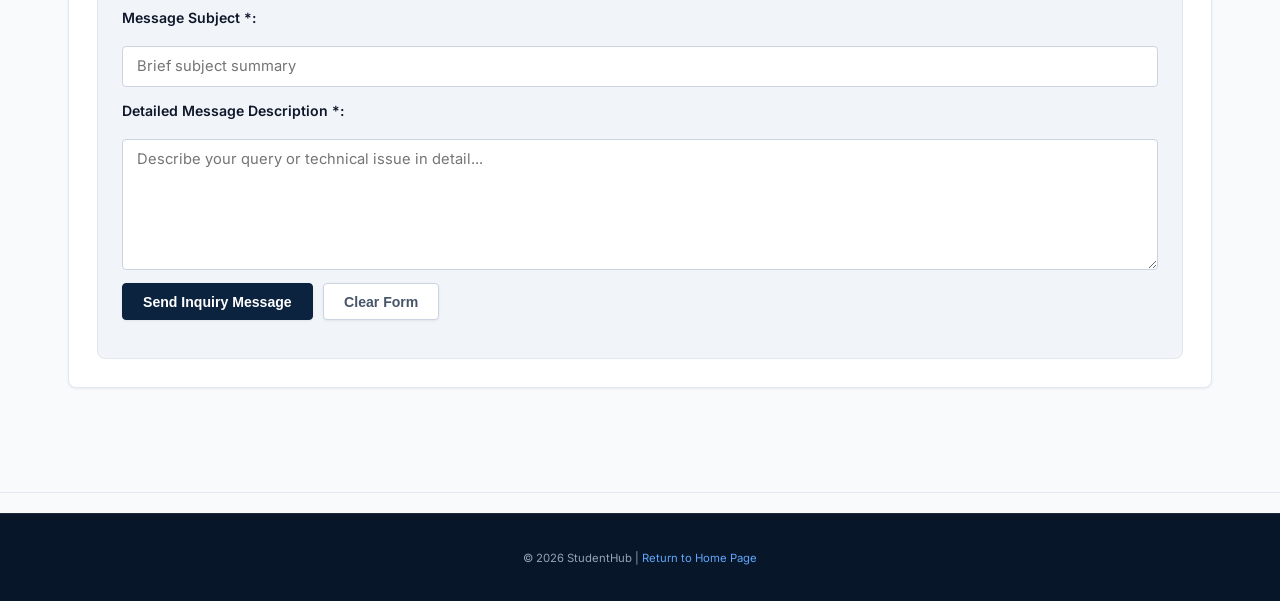
<file: pages/contact.html>
<!DOCTYPE html>
<html lang="en">
<head>
    <meta charset="UTF-8">
    <meta name="viewport" content="width=device-width, initial-scale=1.0">
    <meta name="description" content="Contact Support - Campus Location, Department Directory Table, and Inquiry Form">
    <title>StudentHub - Contact Support</title>
    
    <link rel="stylesheet" href="../assets/css/index.css">
</head>
<body>

    
    <a href="#main-content" class="skip-link">Skip to main content</a>

    <!-- TOP ACCESS BAR — University Utility Strip -->
    <div class="top-access-bar">
        <div class="top-access-container">
            <ul class="top-access-links">
                <li><a href="https://www.charusat.ac.in" target="_blank" rel="noopener noreferrer">Alumni</a></li>
                <li><a href="about.html">Careers</a></li>
                <li><a href="about.html">NIRF</a></li>
                <li><a href="about.html">IQAC</a></li>
                <li><a href="admin.html">Placement</a></li>
                <li><a href="about.html">Scholarship</a></li>
                <li><a href="dashboard.html">Library-KRC</a></li>
                <li><a href="dashboard.html">Student Corner</a></li>
                <li><a href="contact.html">Contact</a></li>
            </ul>
            <div class="top-access-actions">
                <span class="status-pill"><span class="status-dot"></span> AY 2026-27</span>
                <button id="themeButton" class="theme-btn" type="button">🌙 Dark Mode</button>
            </div>
        </div>
    </div>

    <!-- MAIN PORTAL HEADER — Distinctive Modern Design -->
    <header class="main-header">
        <div class="header-container">
            <a href="../index.html" class="brand-identity">
                <div class="brand-logo-card">
                    <img src="../assets/images/charusat_logo.png" alt="CHARUSAT DEPSTAR Logo" class="brand-logo">
                </div>
                <div class="brand-text">
                    <span class="brand-name">Student<span class="brand-name-accent">Hub</span></span>
                    <span class="brand-sub">CHARUSAT DEPSTAR • Academic Portal</span>
                </div>
            </a>

            <button id="menuButton" class="menu-toggle-btn" type="button" aria-expanded="false" aria-label="Toggle navigation">☰</button>

            <nav aria-label="Main Navigation Menu">
                <h2>Portal Quick Navigation</h2>
                <ul>
                    <li><a href="../index.html">Home</a></li>
                    <li><a href="about.html">About Us</a></li>
                    <li><a href="dashboard.html">Dashboard</a></li>
                    <li><a href="events.html">Campus Events</a></li>
                    <li><a href="profile.html">Profile</a></li>
                    <li><a href="admin.html">Admin Portal</a></li>
                    <li><a href="faq.html">FAQ</a></li>
                    <li><a href="feedback.html">Feedback</a></li>
                    <li><a href="contact.html" aria-current="page">Contact</a></li>
                    <li><a href="login.html">Login</a></li>
                    <li><a href="register.html" class="nav-cta-btn">Register 2026</a></li>
                </ul>
            </nav>
        </div>
    </header>

    <!-- ELEVATED PAGE TITLE & BREADCRUMBS BAR -->
    <div class="page-title-bar">
        <div class="page-title-container">
            <div class="page-title-left">
                <nav aria-label="Breadcrumb" class="breadcrumbs">
                    <ul>
                        <li><a href="../index.html">Home</a></li>
                        <li><a href="contact.html" aria-current="page">Contact Support</a></li>
                    </ul>
                </nav>
                <h1 class="page-title">Campus Support &amp; Contact Directory</h1>
            </div>
            <div class="page-title-right">
                <span class="page-badge">CHARUSAT DEPSTAR • Helpdesk &amp; Support</span>
            </div>
        </div>
    </div>

    <main id="main-content" tabindex="-1">
        
        <aside id="location-info">
            <h2>Campus Location Address</h2>
            <address>
                <strong>Devang Patel Institute of Advance Technology &amp; Research (DEPSTAR)</strong><br>
                Charotar University of Science and Technology (CHARUSAT)<br>
                CHARUSAT Campus, Off Nadiad-Petlad Highway, Changa - 388421<br>
                Anand District, Gujarat, India<br><br>
                <strong>General Telephone:</strong> +91 2697 265011 / 265021<br>
                <strong>Official Email:</strong> <a href="mailto:info@charusat.ac.in">info@charusat.ac.in</a>
            </address>

            <p>
                Visit Map Location: 
                <a href="https://maps.google.com/?q=CHARUSAT+University" target="_blank" rel="noopener noreferrer">CHARUSAT Google Maps Location</a>.
            </p>
        </aside>

        <hr>

        
        <section id="directory-table">
            <h2>Department Support Directory</h2>

            <table border="1" cellpadding="6" cellspacing="0">
                <caption><strong>Table 1: Key Campus Department Contacts &amp; Email Directory</strong></caption>

                <thead>
                    <tr>
                        <th scope="col">Department / Office</th>
                        <th scope="col">Contact Person</th>
                        <th scope="col">Telephone Extension</th>
                        <th scope="col">Official Email Address</th>
                    </tr>
                </thead>

                <tbody>
                    <tr>
                        <th scope="row">Department of Information Technology</th>
                        <td>Dr. A. Patel (HOD)</td>
                        <td>Ext. 5101</td>
                        <td><a href="mailto:hod.it@charusat.ac.in">hod.it@charusat.ac.in</a></td>
                    </tr>
                    <tr>
                        <th scope="row">DEPSTAR Administrative Office</th>
                        <td>Principal Office</td>
                        <td>Ext. 5020</td>
                        <td><a href="mailto:principal.depstar@charusat.ac.in">principal.depstar@charusat.ac.in</a></td>
                    </tr>
                    <tr>
                        <th scope="row">IT Infrastructure &amp; Helpdesk</th>
                        <td>System Admin Desk</td>
                        <td>Ext. 5555</td>
                        <td><a href="mailto:helpdesk@charusat.ac.in">helpdesk@charusat.ac.in</a></td>
                    </tr>
                </tbody>

                <tfoot>
                    <tr>
                        <th scope="row" colspan="2">Office Working Hours</th>
                        <td colspan="2"><strong>Monday - Saturday: 09:00 AM to 04:30 PM</strong></td>
                    </tr>
                </tfoot>
            </table>
        </section>

        <hr>

        
        <section id="inquiry-form-section">
            <h2>Send Support Inquiry Message</h2>

            <form action="contact.html" method="post">
                <fieldset>
                    <legend><strong>Inquiry Submission Form</strong></legend>

                    <p>
                        <label for="sender_name">Your Full Name *:</label><br>
                        <input type="text" 
                               id="sender_name" 
                               name="sender_name" 
                               placeholder="e.g., Aarav Patel" 
                               required 
                               minlength="3" 
                               maxlength="50">
                    </p>

                    <p>
                        <label for="sender_email">Your Email Address *:</label><br>
                        <input type="email" 
                               id="sender_email" 
                               name="sender_email" 
                               placeholder="e.g., aarav.p@charusat.edu.in" 
                               required>
                    </p>

                    <p>
                        <label for="sender_phone">Contact Phone Number:</label><br>
                        <input type="tel" 
                               id="sender_phone" 
                               name="sender_phone" 
                               placeholder="10-digit mobile number" 
                               minlength="10" 
                               maxlength="10">
                    </p>

                    <p>
                        <label for="inquiry_type">Inquiry Department Category *:</label><br>
                        <select id="inquiry_type" name="inquiry_type" required>
                            <option value="">-- Select Category --</option>
                            <option value="academic">Academic &amp; Exam Query</option>
                            <option value="portal">StudentHub Portal Technical Issue</option>
                            <option value="events">Event Registration Query</option>
                            <option value="other">General Inquiry</option>
                        </select>
                    </p>

                    <p>
                        <label for="subject">Message Subject *:</label><br>
                        <input type="text" 
                               id="subject" 
                               name="subject" 
                               placeholder="Brief subject summary" 
                               required 
                               maxlength="100">
                    </p>

                    <p>
                        <label for="message_body">Detailed Message Description *:</label><br>
                        <textarea id="message_body" 
                                  name="message_body" 
                                  rows="6" 
                                  cols="55" 
                                  required 
                                  maxlength="500" 
                                  placeholder="Describe your query or technical issue in detail..."></textarea>
                    </p>

                    <p>
                        <button type="submit">Send Inquiry Message</button>
                        <button type="reset">Clear Form</button>
                    </p>
                </fieldset>
            </form>
        </section>
    </main>

    <hr>

    <footer>
        <p><small>&copy; 2026 StudentHub | <a href="../index.html">Return to Home Page</a></small></p>
    </footer>

    
    <script src="../assets/js/theme-nav.js"></script>
    <script src="../assets/js/registration-validation.js"></script>
    <script src="../assets/js/fetch-data.js"></script>

</body>
</html>
</file>
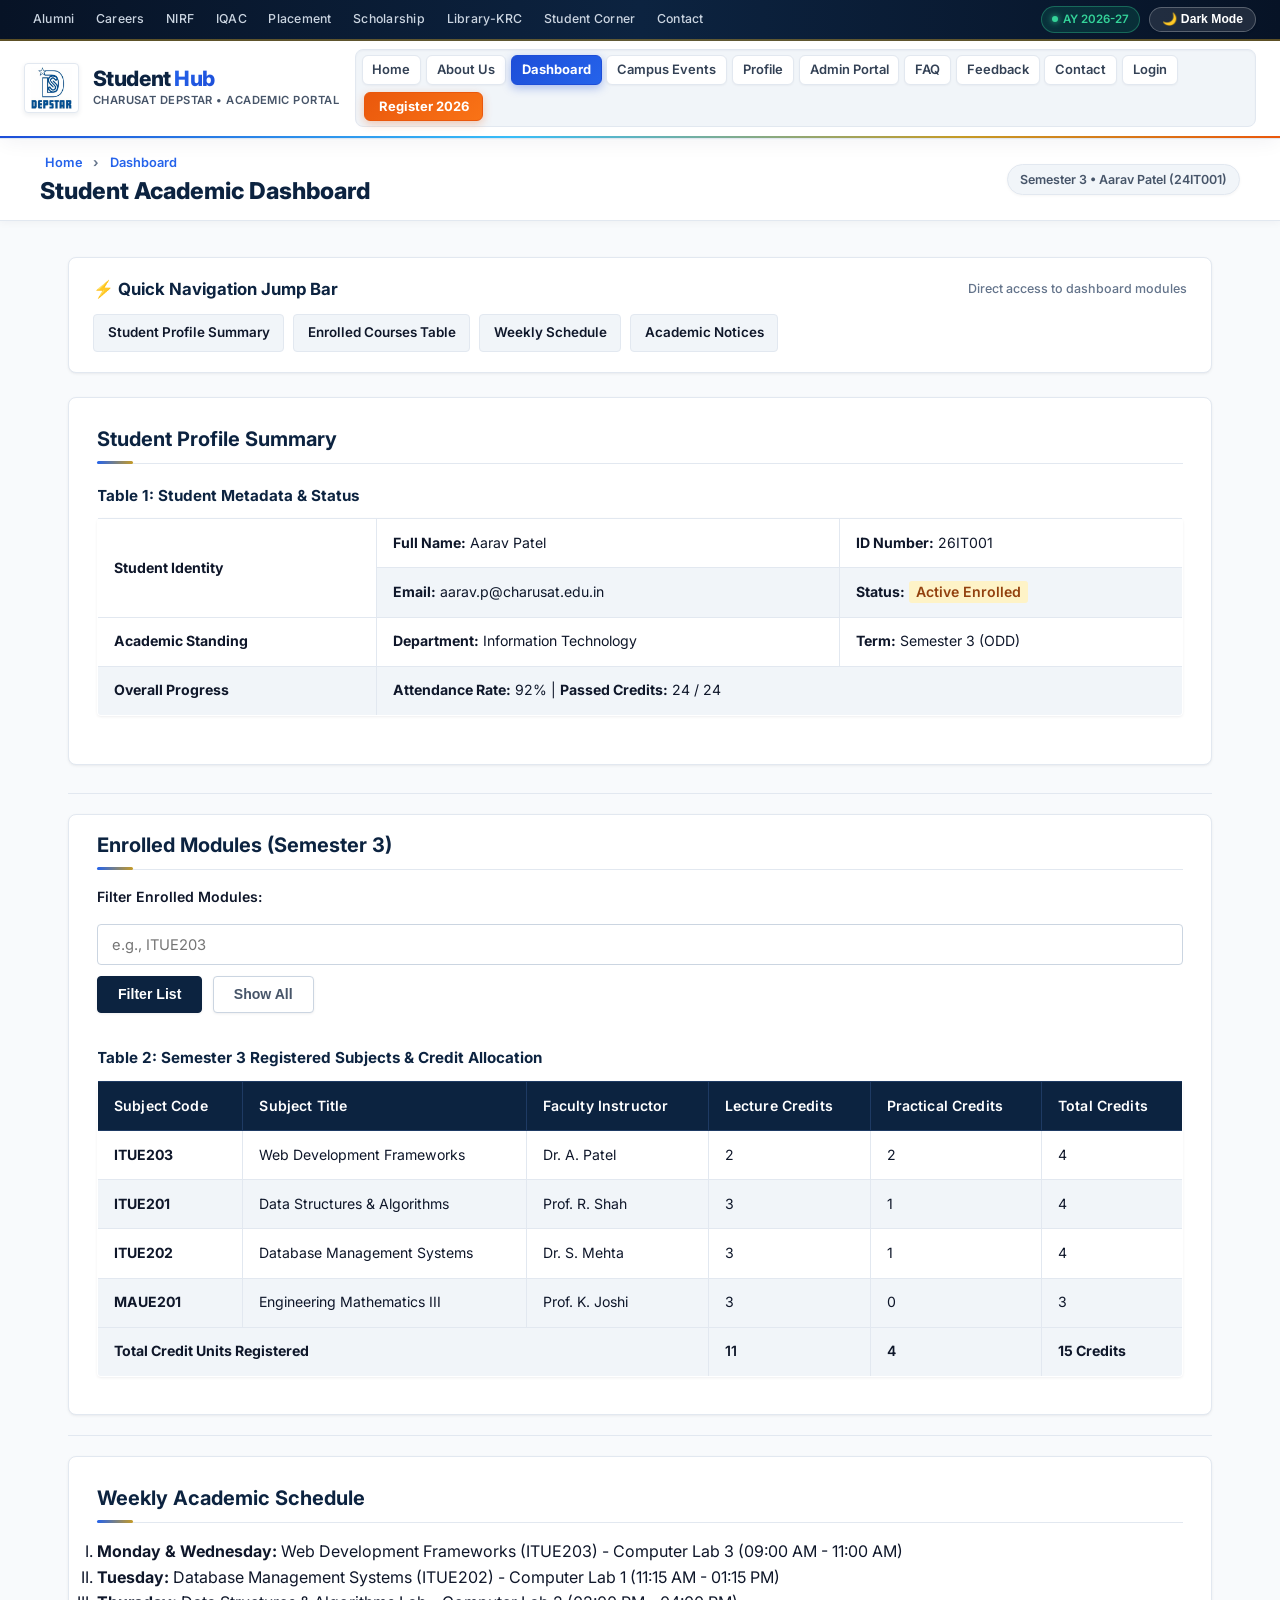
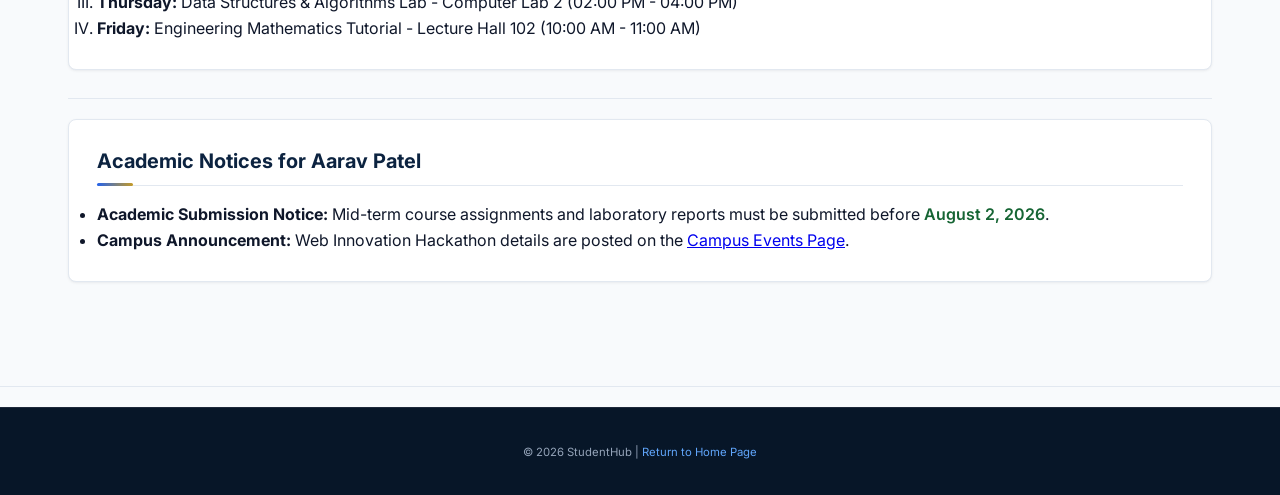
<file: pages/dashboard.html>
<!DOCTYPE html>
<html lang="en">
<head>
    <meta charset="UTF-8">
    <meta name="viewport" content="width=device-width, initial-scale=1.0">
    <meta name="description" content="Student Dashboard - View Enrolled Courses, Timetable, and Academic Notices">
    <title>StudentHub - Student Dashboard</title>
    
    <link rel="stylesheet" href="../assets/css/index.css">
</head>
<body>

    
    <a href="#main-content" class="skip-link">Skip to main content</a>

    <!-- TOP ACCESS BAR — University Utility Strip -->
    <div class="top-access-bar">
        <div class="top-access-container">
            <ul class="top-access-links">
                <li><a href="https://www.charusat.ac.in" target="_blank" rel="noopener noreferrer">Alumni</a></li>
                <li><a href="about.html">Careers</a></li>
                <li><a href="about.html">NIRF</a></li>
                <li><a href="about.html">IQAC</a></li>
                <li><a href="admin.html">Placement</a></li>
                <li><a href="about.html">Scholarship</a></li>
                <li><a href="dashboard.html">Library-KRC</a></li>
                <li><a href="dashboard.html">Student Corner</a></li>
                <li><a href="contact.html">Contact</a></li>
            </ul>
            <div class="top-access-actions">
                <span class="status-pill"><span class="status-dot"></span> AY 2026-27</span>
                <button id="themeButton" class="theme-btn" type="button">🌙 Dark Mode</button>
            </div>
        </div>
    </div>

    <!-- MAIN PORTAL HEADER — Distinctive Modern Design -->
    <header class="main-header">
        <div class="header-container">
            <a href="../index.html" class="brand-identity">
                <div class="brand-logo-card">
                    <img src="../assets/images/charusat_logo.png" alt="CHARUSAT DEPSTAR Logo" class="brand-logo">
                </div>
                <div class="brand-text">
                    <span class="brand-name">Student<span class="brand-name-accent">Hub</span></span>
                    <span class="brand-sub">CHARUSAT DEPSTAR • Academic Portal</span>
                </div>
            </a>

            <button id="menuButton" class="menu-toggle-btn" type="button" aria-expanded="false" aria-label="Toggle navigation">☰</button>

            <nav aria-label="Main Navigation Menu">
                <h2>Portal Quick Navigation</h2>
                <ul>
                    <li><a href="../index.html">Home</a></li>
                    <li><a href="about.html">About Us</a></li>
                    <li><a href="dashboard.html" aria-current="page">Dashboard</a></li>
                    <li><a href="events.html">Campus Events</a></li>
                    <li><a href="profile.html">Profile</a></li>
                    <li><a href="admin.html">Admin Portal</a></li>
                    <li><a href="faq.html">FAQ</a></li>
                    <li><a href="feedback.html">Feedback</a></li>
                    <li><a href="contact.html">Contact</a></li>
                    <li><a href="login.html">Login</a></li>
                    <li><a href="register.html" class="nav-cta-btn">Register 2026</a></li>
                </ul>
            </nav>
        </div>
    </header>

    <!-- ELEVATED PAGE TITLE & BREADCRUMBS BAR -->
    <div class="page-title-bar">
        <div class="page-title-container">
            <div class="page-title-left">
                <nav aria-label="Breadcrumb" class="breadcrumbs">
                    <ul>
                        <li><a href="../index.html">Home</a></li>
                        <li><a href="dashboard.html" aria-current="page">Dashboard</a></li>
                    </ul>
                </nav>
                <h1 class="page-title">Student Academic Dashboard</h1>
            </div>
            <div class="page-title-right">
                <span class="page-badge">Semester 3 • Aarav Patel (24IT001)</span>
            </div>
        </div>
    </div>

    <main id="main-content" tabindex="-1">

        <!-- QUICK JUMP NAVIGATION PANEL (Structured Card) -->
        <section id="dashboard-anchors" class="quick-jump-panel">
            <div class="panel-header">
                <h2>⚡ Quick Navigation Jump Bar</h2>
                <span class="panel-sub">Direct access to dashboard modules</span>
            </div>
            <div class="quick-jump-links">
                <a href="#student-info" class="jump-pill">Student Profile Summary</a>
                <a href="#courses" class="jump-pill">Enrolled Courses Table</a>
                <a href="#schedule" class="jump-pill">Weekly Schedule</a>
                <a href="#notices" class="jump-pill">Academic Notices</a>
            </div>
        </section>
        
        <section id="student-info">
            <h2>Student Profile Summary</h2>
            <table border="1" cellpadding="6" cellspacing="0">
                <caption><strong>Table 1: Student Metadata &amp; Status</strong></caption>
                <tbody>
                    <tr>
                        <th scope="row" rowspan="2">Student Identity</th>
                        <td><strong>Full Name:</strong> Aarav Patel</td>
                        <td><strong>ID Number:</strong> 26IT001</td>
                    </tr>
                    <tr>
                        <td><strong>Email:</strong> aarav.p@charusat.edu.in</td>
                        <td><strong>Status:</strong> <mark>Active Enrolled</mark></td>
                    </tr>
                    <tr>
                        <th scope="row">Academic Standing</th>
                        <td><strong>Department:</strong> Information Technology</td>
                        <td><strong>Term:</strong> Semester 3 (ODD)</td>
                    </tr>
                    <tr>
                        <th scope="row">Overall Progress</th>
                        <td colspan="2"><strong>Attendance Rate:</strong> 92% | <strong>Passed Credits:</strong> 24 / 24</td>
                    </tr>
                </tbody>
            </table>
        </section>

        <hr>

        
        <section id="courses">
            <h2>Enrolled Modules (Semester 3)</h2>

            
            <form action="dashboard.html" method="get">
                <p>
                    <label for="course-filter">Filter Enrolled Modules:</label>
                    <input type="search" id="course-filter" name="filter" placeholder="e.g., ITUE203" required>
                    <button type="submit">Filter List</button>
                    <button type="reset">Show All</button>
                </p>
            </form>

            <table border="1" cellpadding="6" cellspacing="0">
                <caption><strong>Table 2: Semester 3 Registered Subjects &amp; Credit Allocation</strong></caption>
                <thead>
                    <tr>
                        <th scope="col">Subject Code</th>
                        <th scope="col">Subject Title</th>
                        <th scope="col">Faculty Instructor</th>
                        <th scope="col">Lecture Credits</th>
                        <th scope="col">Practical Credits</th>
                        <th scope="col">Total Credits</th>
                    </tr>
                </thead>
                <tbody>
                    <tr>
                        <th scope="row">ITUE203</th>
                        <td>Web Development Frameworks</td>
                        <td>Dr. A. Patel</td>
                        <td>2</td>
                        <td>2</td>
                        <td>4</td>
                    </tr>
                    <tr>
                        <th scope="row">ITUE201</th>
                        <td>Data Structures &amp; Algorithms</td>
                        <td>Prof. R. Shah</td>
                        <td>3</td>
                        <td>1</td>
                        <td>4</td>
                    </tr>
                    <tr>
                        <th scope="row">ITUE202</th>
                        <td>Database Management Systems</td>
                        <td>Dr. S. Mehta</td>
                        <td>3</td>
                        <td>1</td>
                        <td>4</td>
                    </tr>
                    <tr>
                        <th scope="row">MAUE201</th>
                        <td>Engineering Mathematics III</td>
                        <td>Prof. K. Joshi</td>
                        <td>3</td>
                        <td>0</td>
                        <td>3</td>
                    </tr>
                </tbody>
                <tfoot>
                    <tr>
                        <th scope="row" colspan="3">Total Credit Units Registered</th>
                        <td>11</td>
                        <td>4</td>
                        <td><strong>15 Credits</strong></td>
                    </tr>
                </tfoot>
            </table>
        </section>

        <hr>

        
        <section id="schedule">
            <h2>Weekly Academic Schedule</h2>
            <ol type="I">
                <li><strong>Monday &amp; Wednesday:</strong> Web Development Frameworks (ITUE203) - Computer Lab 3 (09:00 AM - 11:00 AM)</li>
                <li><strong>Tuesday:</strong> Database Management Systems (ITUE202) - Computer Lab 1 (11:15 AM - 01:15 PM)</li>
                <li><strong>Thursday:</strong> Data Structures &amp; Algorithms Lab - Computer Lab 2 (02:00 PM - 04:00 PM)</li>
                <li><strong>Friday:</strong> Engineering Mathematics Tutorial - Lecture Hall 102 (10:00 AM - 11:00 AM)</li>
            </ol>
        </section>

        <hr>

        <aside id="notices">
            <h2>Academic Notices for Aarav Patel</h2>
            <ul>
                <li>
                    <strong>Academic Submission Notice:</strong> 
                    Mid-term course assignments and laboratory reports must be submitted before <ins>August 2, 2026</ins>.
                </li>
                <li>
                    <strong>Campus Announcement:</strong> 
                    Web Innovation Hackathon details are posted on the <a href="events.html">Campus Events Page</a>.
                </li>
            </ul>
        </aside>
    </main>

    <hr>

    <footer>
        <p><small>&copy; 2026 StudentHub | <a href="../index.html">Return to Home Page</a></small></p>
    </footer>

    
    <script src="../assets/js/theme-nav.js"></script>
    <script src="../assets/js/registration-validation.js"></script>
    <script src="../assets/js/fetch-data.js"></script>

</body>
</html>
</file>
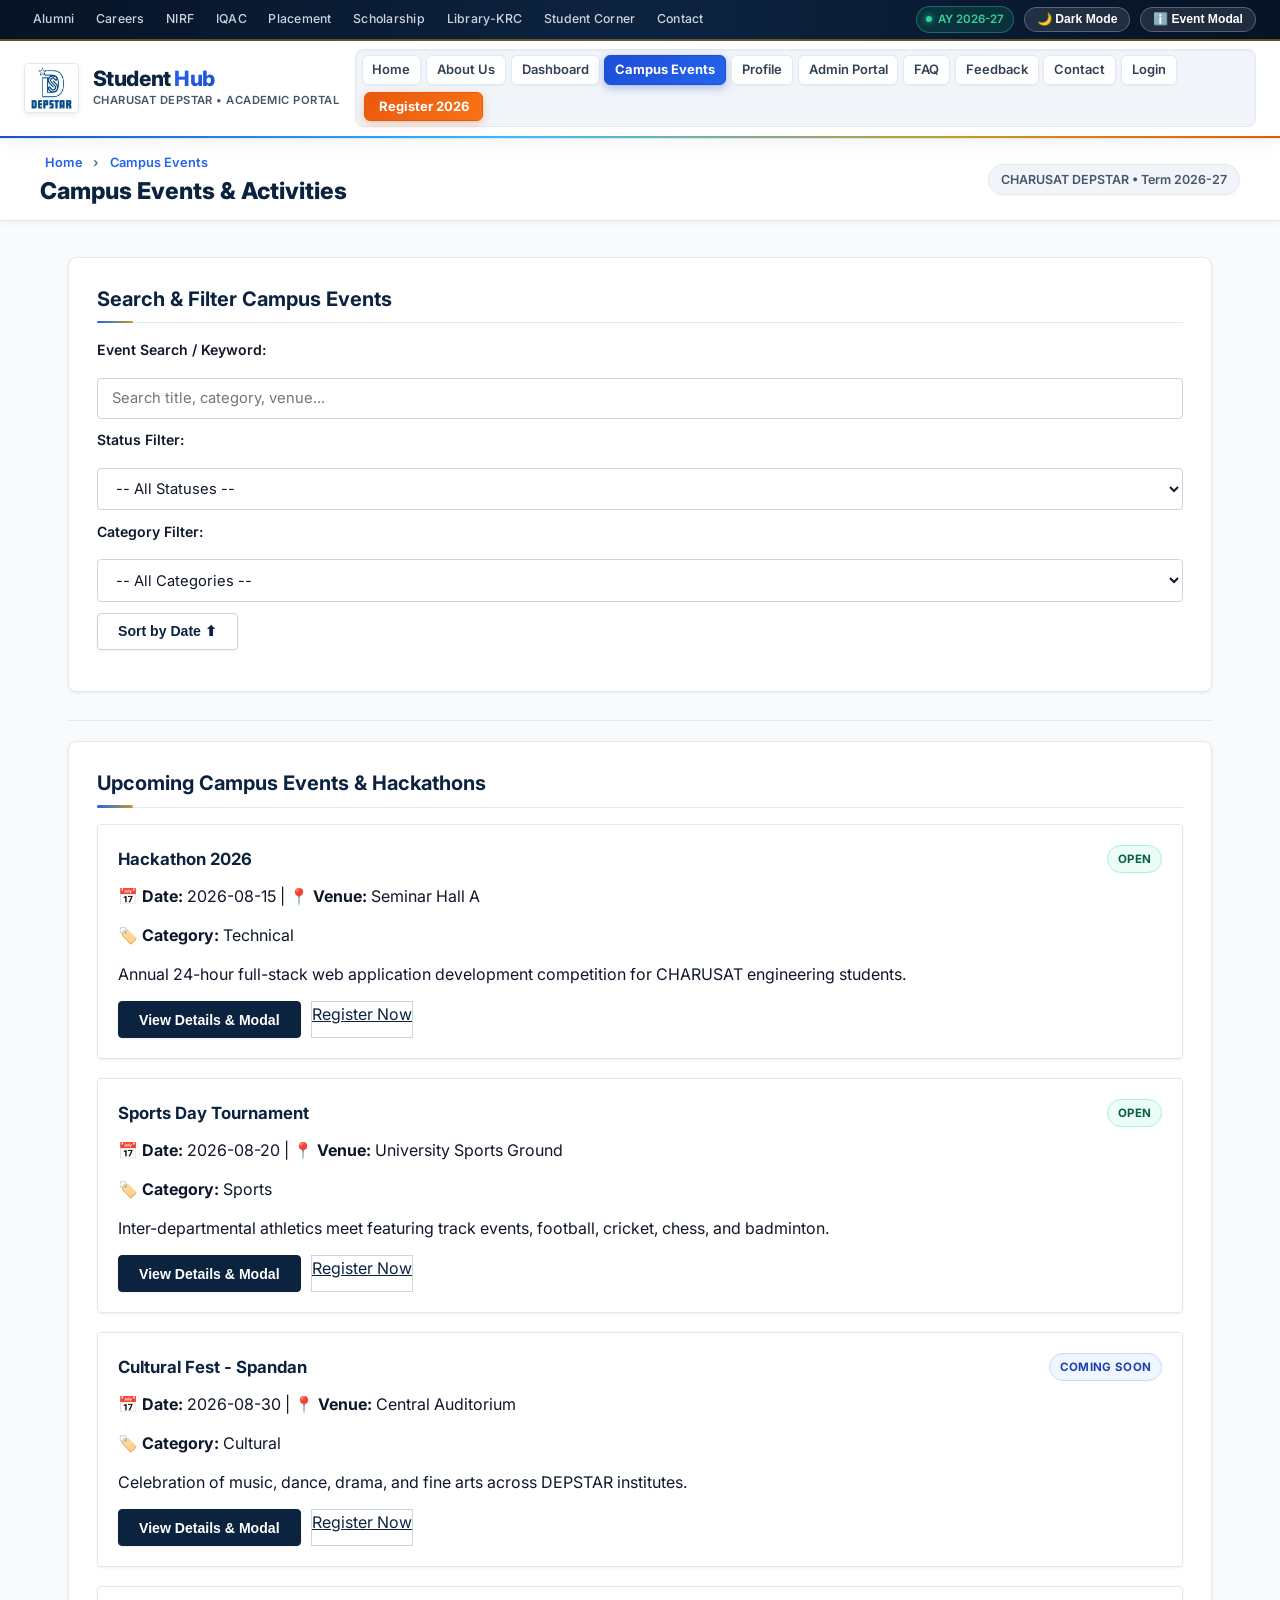
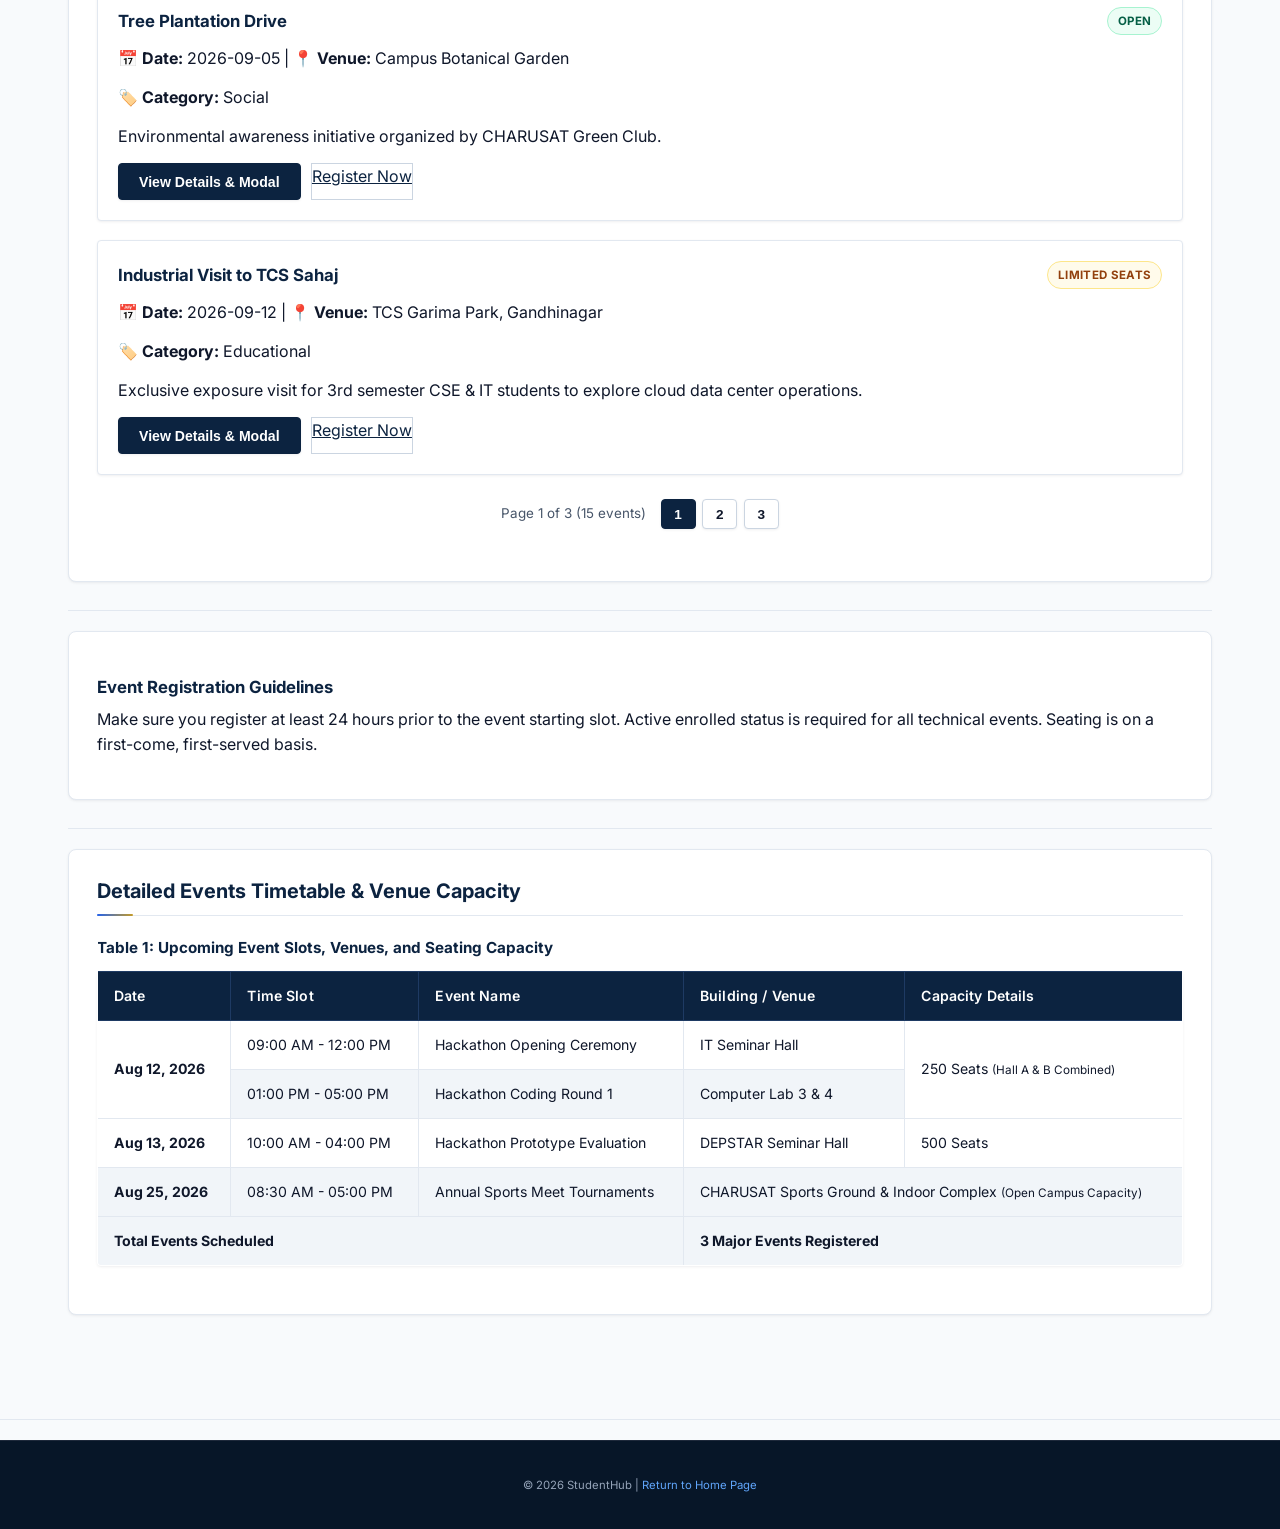
<file: pages/events.html>
<!DOCTYPE html>
<html lang="en">
<head>
    <meta charset="UTF-8">
    <meta name="viewport" content="width=device-width, initial-scale=1.0">
    <meta name="description" content="Campus Events Listing - Technical Hackathons, Workshops, and Sports Events">
    <title>StudentHub - Campus Events</title>
    
    <link rel="stylesheet" href="../assets/css/index.css">
</head>
<body>

    
    <a href="#main-content" class="skip-link">Skip to main content</a>

    <!-- TOP ACCESS BAR — University Utility Strip -->
    <div class="top-access-bar">
        <div class="top-access-container">
            <ul class="top-access-links">
                <li><a href="https://www.charusat.ac.in" target="_blank" rel="noopener noreferrer">Alumni</a></li>
                <li><a href="about.html">Careers</a></li>
                <li><a href="about.html">NIRF</a></li>
                <li><a href="about.html">IQAC</a></li>
                <li><a href="admin.html">Placement</a></li>
                <li><a href="about.html">Scholarship</a></li>
                <li><a href="dashboard.html">Library-KRC</a></li>
                <li><a href="dashboard.html">Student Corner</a></li>
                <li><a href="contact.html">Contact</a></li>
            </ul>
            <div class="top-access-actions">
                <span class="status-pill"><span class="status-dot"></span> AY 2026-27</span>
                <button id="themeButton" class="theme-btn" type="button">🌙 Dark Mode</button>
                <button id="openModal" class="access-btn" type="button">ℹ️ Event Modal</button>
            </div>
        </div>
    </div>

    <!-- MAIN PORTAL HEADER — Distinctive Modern Design -->
    <header class="main-header">
        <div class="header-container">
            <a href="../index.html" class="brand-identity">
                <div class="brand-logo-card">
                    <img src="../assets/images/charusat_logo.png" alt="CHARUSAT DEPSTAR Logo" class="brand-logo">
                </div>
                <div class="brand-text">
                    <span class="brand-name">Student<span class="brand-name-accent">Hub</span></span>
                    <span class="brand-sub">CHARUSAT DEPSTAR • Academic Portal</span>
                </div>
            </a>

            <button id="menuButton" class="menu-toggle-btn" type="button" aria-expanded="false" aria-label="Toggle navigation">☰</button>

            <nav aria-label="Main Navigation Menu">
                <h2>Portal Quick Navigation</h2>
                <ul>
                    <li><a href="../index.html">Home</a></li>
                    <li><a href="about.html">About Us</a></li>
                    <li><a href="dashboard.html">Dashboard</a></li>
                    <li><a href="events.html" aria-current="page">Campus Events</a></li>
                    <li><a href="profile.html">Profile</a></li>
                    <li><a href="admin.html">Admin Portal</a></li>
                    <li><a href="faq.html">FAQ</a></li>
                    <li><a href="feedback.html">Feedback</a></li>
                    <li><a href="contact.html">Contact</a></li>
                    <li><a href="login.html">Login</a></li>
                    <li><a href="register.html" class="nav-cta-btn">Register 2026</a></li>
                </ul>
            </nav>
        </div>
    </header>

    <!-- ELEVATED PAGE TITLE & BREADCRUMBS BAR -->
    <div class="page-title-bar">
        <div class="page-title-container">
            <div class="page-title-left">
                <nav aria-label="Breadcrumb" class="breadcrumbs">
                    <ul>
                        <li><a href="../index.html">Home</a></li>
                        <li><a href="events.html" aria-current="page">Campus Events</a></li>
                    </ul>
                </nav>
                <h1 class="page-title">Campus Events &amp; Activities</h1>
            </div>
            <div class="page-title-right">
                <span class="page-badge">CHARUSAT DEPSTAR • Term 2026-27</span>
            </div>
        </div>
    </div>

    <main id="main-content" tabindex="-1">
        
        <section id="event-filter">
            <h2>Search &amp; Filter Campus Events</h2>
            <form onsubmit="event.preventDefault();">
                <p>
                    <label for="searchBox">Event Search / Keyword:</label>
                    <input type="search" id="searchBox" name="keyword" placeholder="Search title, category, venue...">
                    
                    <label for="statusFilter">Status Filter:</label>
                    <select id="statusFilter" name="status">
                        <option value="">-- All Statuses --</option>
                        <option value="Open">Open</option>
                        <option value="Limited Seats">Limited Seats</option>
                        <option value="Coming Soon">Coming Soon</option>
                    </select>

                    <label for="categoryFilter">Category Filter:</label>
                    <select id="categoryFilter" name="category">
                        <option value="">-- All Categories --</option>
                        <option value="Technical">Technical</option>
                        <option value="Sports">Sports</option>
                        <option value="Cultural">Cultural</option>
                        <option value="Social">Social</option>
                        <option value="Educational">Educational</option>
                        <option value="Academic">Academic</option>
                    </select>

                    <button type="button" id="sortButton" class="btn-secondary">Sort by Date ⬆</button>
                </p>
            </form>
        </section>

        <hr>

        <section id="upcoming-events">
            <h2>Upcoming Campus Events &amp; Hackathons</h2>

            <div id="eventList">
                <p class="loading-state">⏳ Loading upcoming campus events...</p>
            </div>

            
            <div id="pagination" class="pagination-container"></div>
        </section>

        <hr>

        <aside id="events-guidelines">
            <h3>Event Registration Guidelines</h3>
            <p>Make sure you register at least 24 hours prior to the event starting slot. Active enrolled status is required for all technical events. Seating is on a first-come, first-served basis.</p>
        </aside>

        <hr>

        
        <section id="event-schedule-table">
            <h2>Detailed Events Timetable &amp; Venue Capacity</h2>

            <table border="1" cellpadding="6" cellspacing="0">
                <caption><strong>Table 1: Upcoming Event Slots, Venues, and Seating Capacity</strong></caption>
                
                <thead>
                    <tr>
                        <th scope="col">Date</th>
                        <th scope="col">Time Slot</th>
                        <th scope="col">Event Name</th>
                        <th scope="col">Building / Venue</th>
                        <th scope="col">Capacity Details</th>
                    </tr>
                </thead>

                <tbody>
                    <tr>
                        <th scope="row" rowspan="2">Aug 12, 2026</th>
                        <td>09:00 AM - 12:00 PM</td>
                        <td>Hackathon Opening Ceremony</td>
                        <td>IT Seminar Hall</td>
                        <td rowspan="2">250 Seats <small>(Hall A &amp; B Combined)</small></td>
                    </tr>
                    <tr>
                        <td>01:00 PM - 05:00 PM</td>
                        <td>Hackathon Coding Round 1</td>
                        <td>Computer Lab 3 &amp; 4</td>
                    </tr>
                    <tr>
                        <th scope="row">Aug 13, 2026</th>
                        <td>10:00 AM - 04:00 PM</td>
                        <td>Hackathon Prototype Evaluation</td>
                        <td>DEPSTAR Seminar Hall</td>
                        <td>500 Seats</td>
                    </tr>
                    <tr>
                        <th scope="row">Aug 25, 2026</th>
                        <td>08:30 AM - 05:00 PM</td>
                        <td>Annual Sports Meet Tournaments</td>
                        <td colspan="2">CHARUSAT Sports Ground &amp; Indoor Complex <small>(Open Campus Capacity)</small></td>
                    </tr>
                </tbody>

                <tfoot>
                    <tr>
                        <th scope="row" colspan="3">Total Events Scheduled</th>
                        <td colspan="2"><strong>3 Major Events Registered</strong></td>
                    </tr>
                </tfoot>
            </table>
        </section>
    </main>

    <hr>

    <footer>
        <p><small>&copy; 2026 StudentHub | <a href="../index.html">Return to Home Page</a></small></p>
    </footer>

    
    <div id="eventModal" class="modal" aria-hidden="true" role="dialog" aria-labelledby="modalTitle">
        <div class="modal-content">
            <div class="modal-header">
                <h3 id="modalTitle">Event Details</h3>
                <button id="closeModal" class="modal-close" type="button" aria-label="Close Modal">&times;</button>
            </div>
            <div class="modal-body">
                <p><strong>Date:</strong> <span id="modalDate"></span></p>
                <p><strong>Venue:</strong> <span id="modalVenue"></span></p>
                <p><strong>Category:</strong> <span id="modalCategory"></span></p>
                <p id="modalDescription">Detailed information about campus activities and registration instructions.</p>
            </div>
            <div class="modal-footer">
                <button type="button" onclick="closeEventModal()" class="btn-secondary">Close Window</button>
            </div>
        </div>
    </div>

    
    <script src="../assets/js/theme-nav.js"></script>
    <script src="../assets/js/registration-validation.js"></script>
    <script src="../assets/js/fetch-data.js"></script>

</body>
</html>
</file>
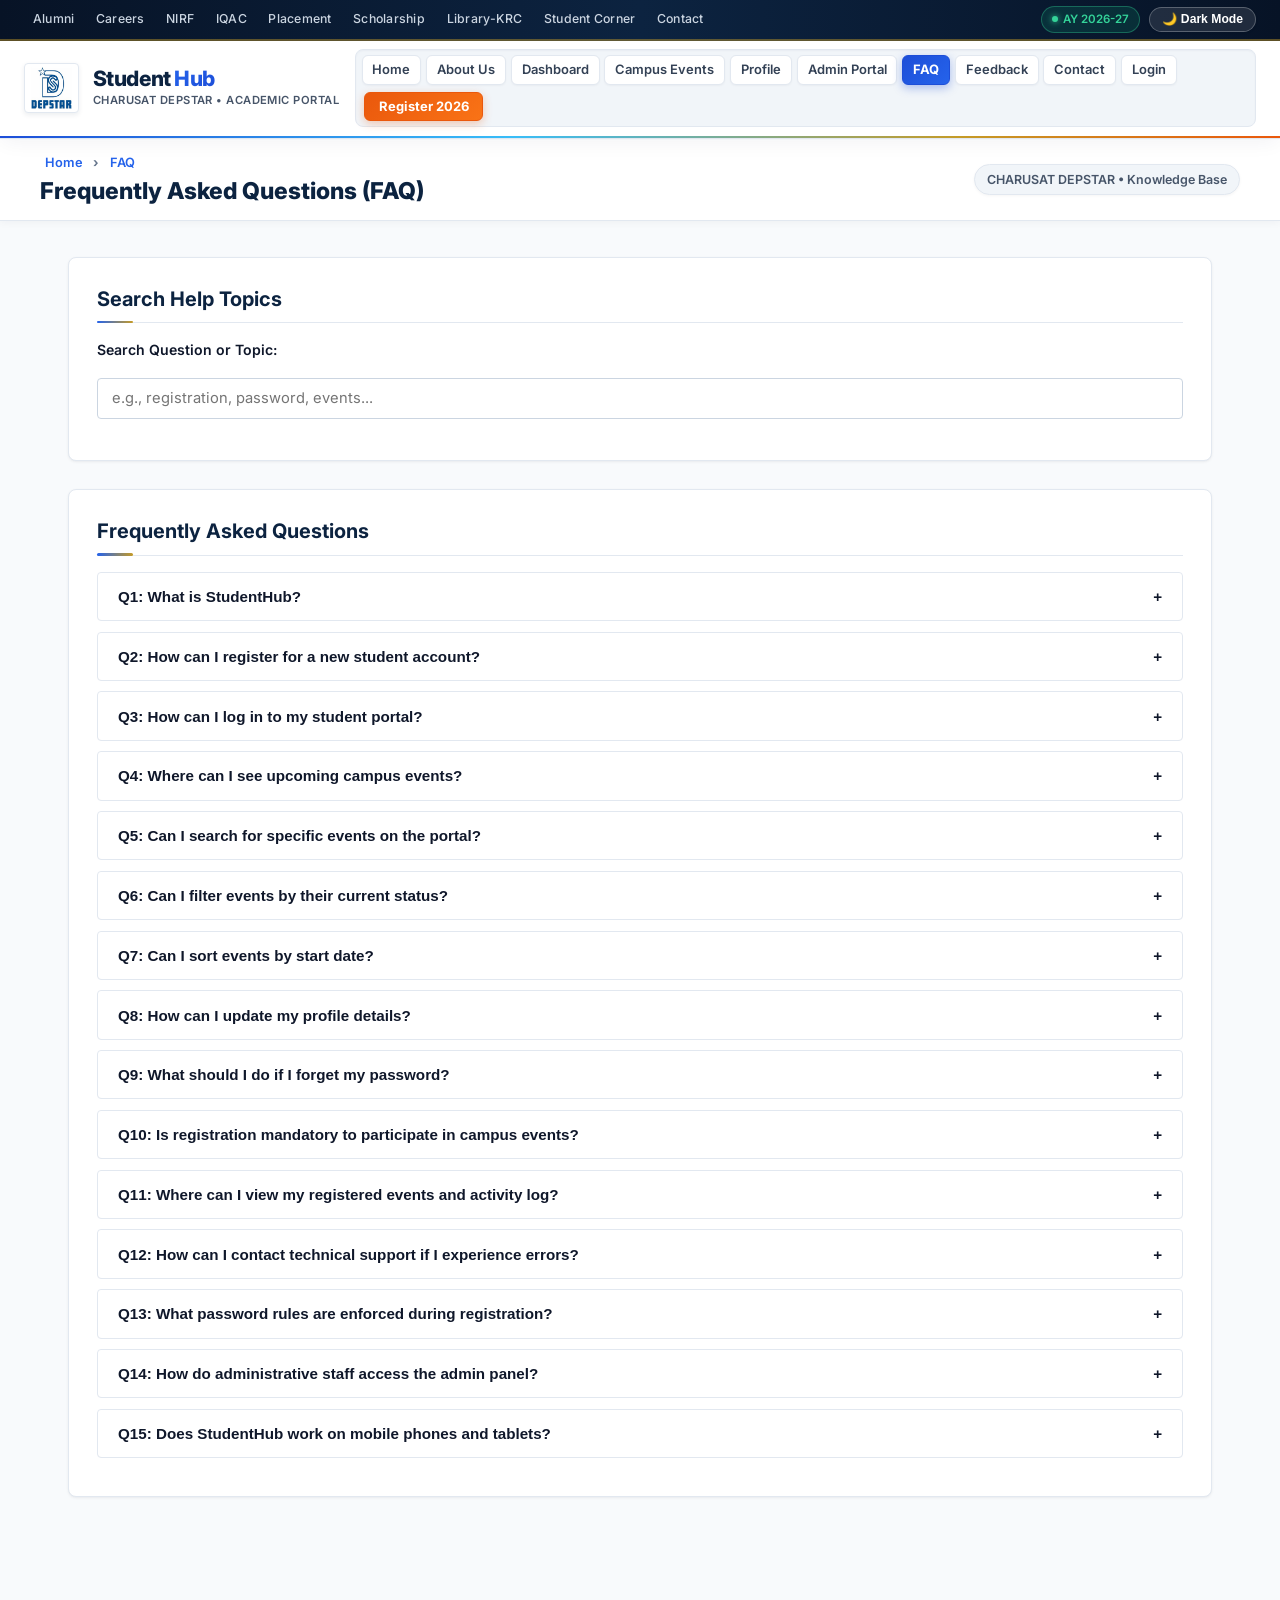
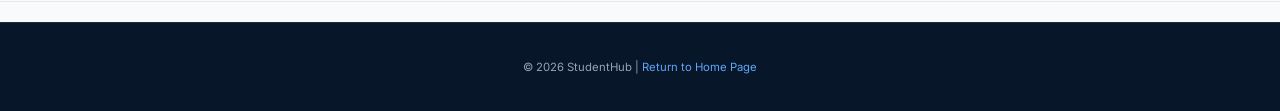
<file: pages/faq.html>
<!DOCTYPE html>
<html lang="en">
<head>
    <meta charset="UTF-8">
    <meta name="viewport" content="width=device-width, initial-scale=1.0">
    <meta name="description" content="Frequently Asked Questions (FAQ) - StudentHub Campus Portal">
    <title>StudentHub - Frequently Asked Questions</title>
    
    <link rel="stylesheet" href="../assets/css/index.css">
</head>
<body>

    
    <a href="#main-content" class="skip-link">Skip to main content</a>

    
    <!-- TOP ACCESS BAR — University Utility Strip -->
    <div class="top-access-bar">
        <div class="top-access-container">
            <ul class="top-access-links">
                <li><a href="https://www.charusat.ac.in" target="_blank" rel="noopener noreferrer">Alumni</a></li>
                <li><a href="about.html">Careers</a></li>
                <li><a href="about.html">NIRF</a></li>
                <li><a href="about.html">IQAC</a></li>
                <li><a href="admin.html">Placement</a></li>
                <li><a href="about.html">Scholarship</a></li>
                <li><a href="dashboard.html">Library-KRC</a></li>
                <li><a href="dashboard.html">Student Corner</a></li>
                <li><a href="contact.html">Contact</a></li>
            </ul>
            <div class="top-access-actions">
                <span class="status-pill"><span class="status-dot"></span> AY 2026-27</span>
                <button id="themeButton" class="theme-btn" type="button">🌙 Dark Mode</button>
            </div>
        </div>
    </div>

    <!-- MAIN PORTAL HEADER — Distinctive Modern Design -->
    <header class="main-header">
        <div class="header-container">
            <a href="../index.html" class="brand-identity">
                <div class="brand-logo-card">
                    <img src="../assets/images/charusat_logo.png" alt="CHARUSAT DEPSTAR Logo" class="brand-logo">
                </div>
                <div class="brand-text">
                    <span class="brand-name">Student<span class="brand-name-accent">Hub</span></span>
                    <span class="brand-sub">CHARUSAT DEPSTAR • Academic Portal</span>
                </div>
            </a>

            <button id="menuButton" class="menu-toggle-btn" type="button" aria-expanded="false" aria-label="Toggle navigation">☰</button>

            <nav aria-label="Main Navigation Menu">
                <h2>Portal Quick Navigation</h2>
                <ul>
                    <li><a href="../index.html">Home</a></li>
                    <li><a href="about.html">About Us</a></li>
                    <li><a href="dashboard.html">Dashboard</a></li>
                    <li><a href="events.html">Campus Events</a></li>
                    <li><a href="profile.html">Profile</a></li>
                    <li><a href="admin.html">Admin Portal</a></li>
                    <li><a href="faq.html" aria-current="page">FAQ</a></li>
                    <li><a href="feedback.html">Feedback</a></li>
                    <li><a href="contact.html">Contact</a></li>
                    <li><a href="login.html">Login</a></li>
                    <li><a href="register.html" class="nav-cta-btn">Register 2026</a></li>
                </ul>
            </nav>
        </div>
    </header>

    <!-- ELEVATED PAGE TITLE & BREADCRUMBS BAR -->
    <div class="page-title-bar">
        <div class="page-title-container">
            <div class="page-title-left">
                <nav aria-label="Breadcrumb" class="breadcrumbs">
                    <ul>
                        <li><a href="../index.html">Home</a></li>
                        <li><a href="faq.html" aria-current="page">FAQ</a></li>
                    </ul>
                </nav>
                <h1 class="page-title">Frequently Asked Questions (FAQ)</h1>
            </div>
            <div class="page-title-right">
                <span class="page-badge">CHARUSAT DEPSTAR • Knowledge Base</span>
            </div>
        </div>
    </div>

    <main id="main-content" tabindex="-1">

        <section id="faq-search-section">
            <h2>Search Help Topics</h2>
            <form onsubmit="event.preventDefault();">
                <p>
                    <label for="faqSearch">Search Question or Topic:</label>
                    <input type="search" id="faqSearch" name="faq_query" placeholder="e.g., registration, password, events..." minlength="2">
                </p>
            </form>
        </section>
        <section id="dynamic-faq-section">
            <h2>Frequently Asked Questions</h2>
            <div id="faqList">
                <p class="loading-state">⏳ Loading FAQs...</p>
            </div>
        </section>
    </main>

    <hr>

    <footer>
        <p><small>&copy; 2026 StudentHub | <a href="../index.html">Return to Home Page</a></small></p>
    </footer>

    
    <script src="../assets/js/theme-nav.js"></script>
    <script src="../assets/js/registration-validation.js"></script>
    <script src="../assets/js/fetch-data.js"></script>

</body>
</html>
</file>
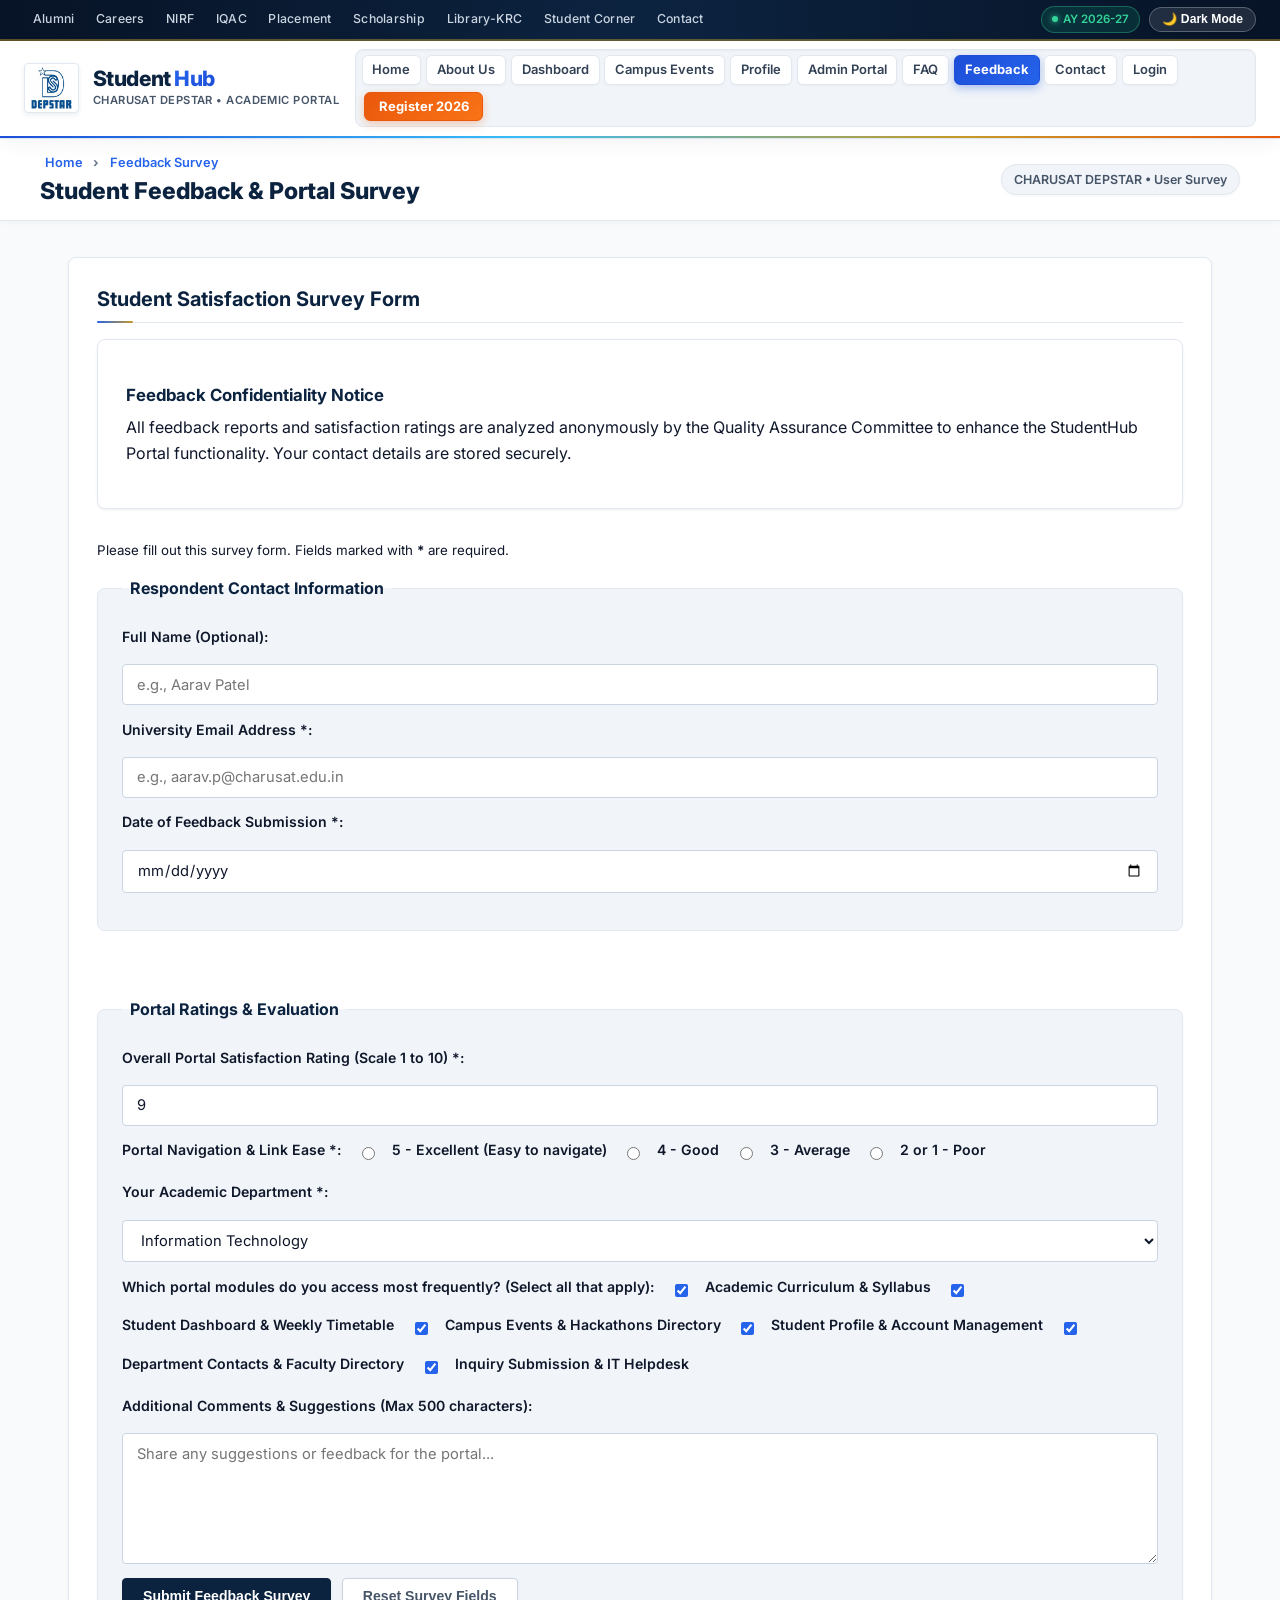
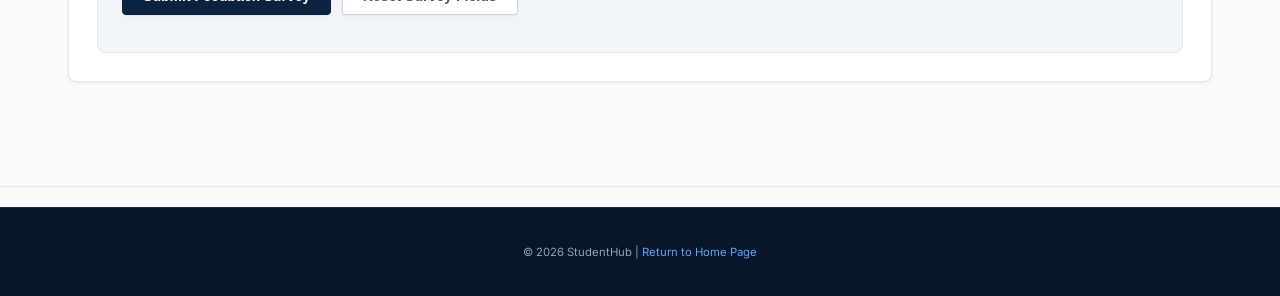
<file: pages/feedback.html>
<!DOCTYPE html>
<html lang="en">
<head>
    <meta charset="UTF-8">
    <meta name="viewport" content="width=device-width, initial-scale=1.0">
    <meta name="description" content="Student Feedback Survey - Rate Portal Navigation and Submit Suggestions">
    <title>StudentHub - Feedback Survey</title>
    
    <link rel="stylesheet" href="../assets/css/index.css">
</head>
<body>

    
    <a href="#main-content" class="skip-link">Skip to main content</a>

    
    <!-- TOP ACCESS BAR — University Utility Strip -->
    <div class="top-access-bar">
        <div class="top-access-container">
            <ul class="top-access-links">
                <li><a href="https://www.charusat.ac.in" target="_blank" rel="noopener noreferrer">Alumni</a></li>
                <li><a href="about.html">Careers</a></li>
                <li><a href="about.html">NIRF</a></li>
                <li><a href="about.html">IQAC</a></li>
                <li><a href="admin.html">Placement</a></li>
                <li><a href="about.html">Scholarship</a></li>
                <li><a href="dashboard.html">Library-KRC</a></li>
                <li><a href="dashboard.html">Student Corner</a></li>
                <li><a href="contact.html">Contact</a></li>
            </ul>
            <div class="top-access-actions">
                <span class="status-pill"><span class="status-dot"></span> AY 2026-27</span>
                <button id="themeButton" class="theme-btn" type="button">🌙 Dark Mode</button>
            </div>
        </div>
    </div>

    <!-- MAIN PORTAL HEADER — Distinctive Modern Design -->
    <header class="main-header">
        <div class="header-container">
            <a href="../index.html" class="brand-identity">
                <div class="brand-logo-card">
                    <img src="../assets/images/charusat_logo.png" alt="CHARUSAT DEPSTAR Logo" class="brand-logo">
                </div>
                <div class="brand-text">
                    <span class="brand-name">Student<span class="brand-name-accent">Hub</span></span>
                    <span class="brand-sub">CHARUSAT DEPSTAR • Academic Portal</span>
                </div>
            </a>

            <button id="menuButton" class="menu-toggle-btn" type="button" aria-expanded="false" aria-label="Toggle navigation">☰</button>

            <nav aria-label="Main Navigation Menu">
                <h2>Portal Quick Navigation</h2>
                <ul>
                    <li><a href="../index.html">Home</a></li>
                    <li><a href="about.html">About Us</a></li>
                    <li><a href="dashboard.html">Dashboard</a></li>
                    <li><a href="events.html">Campus Events</a></li>
                    <li><a href="profile.html">Profile</a></li>
                    <li><a href="admin.html">Admin Portal</a></li>
                    <li><a href="faq.html">FAQ</a></li>
                    <li><a href="feedback.html" aria-current="page">Feedback</a></li>
                    <li><a href="contact.html">Contact</a></li>
                    <li><a href="login.html">Login</a></li>
                    <li><a href="register.html" class="nav-cta-btn">Register 2026</a></li>
                </ul>
            </nav>
        </div>
    </header>

    <!-- ELEVATED PAGE TITLE & BREADCRUMBS BAR -->
    <div class="page-title-bar">
        <div class="page-title-container">
            <div class="page-title-left">
                <nav aria-label="Breadcrumb" class="breadcrumbs">
                    <ul>
                        <li><a href="../index.html">Home</a></li>
                        <li><a href="feedback.html" aria-current="page">Feedback Survey</a></li>
                    </ul>
                </nav>
                <h1 class="page-title">Student Feedback &amp; Portal Survey</h1>
            </div>
            <div class="page-title-right">
                <span class="page-badge">CHARUSAT DEPSTAR • User Survey</span>
            </div>
        </div>
    </div>

    <main id="main-content" tabindex="-1">
        <section id="feedback-form-section">
            <h2>Student Satisfaction Survey Form</h2>
            
            <aside id="feedback-privacy-notice">
                <h3>Feedback Confidentiality Notice</h3>
                <p>All feedback reports and satisfaction ratings are analyzed anonymously by the Quality Assurance Committee to enhance the StudentHub Portal functionality. Your contact details are stored securely.</p>
            </aside>

            <p>
                <small>Please fill out this survey form. Fields marked with <strong>*</strong> are required.</small>
            </p>

            
            <form action="feedback.html" method="post">
                <input type="hidden" name="survey_id" value="SURVEY_SEM3_2026">

                <fieldset>
                    <legend><strong>Respondent Contact Information</strong></legend>

                    
                    <p>
                        <label for="fb_name">Full Name (Optional):</label><br>
                        <input type="text" 
                               id="fb_name" 
                               name="fullname" 
                               placeholder="e.g., Aarav Patel" 
                               minlength="3" 
                               maxlength="50">
                    </p>

                    
                    <p>
                        <label for="fb_email">University Email Address *:</label><br>
                        <input type="email" 
                               id="fb_email" 
                               name="email" 
                               placeholder="e.g., aarav.p@charusat.edu.in" 
                               required>
                    </p>

                    
                    <p>
                        <label for="fb_date">Date of Feedback Submission *:</label><br>
                        <input type="date" 
                               id="fb_date" 
                               name="feedback_date" 
                               required>
                    </p>
                </fieldset>

                <br>

                <fieldset>
                    <legend><strong>Portal Ratings &amp; Evaluation</strong></legend>

                    
                    <p>
                        <label for="overall_score">Overall Portal Satisfaction Rating (Scale 1 to 10) *:</label><br>
                        <input type="number" 
                               id="overall_score" 
                               name="overall_score" 
                               value="9" 
                               min="1" 
                               max="10" 
                               required>
                    </p>

                    
                    <p>
                        <label>Portal Navigation &amp; Link Ease *:</label><br>
                        <input type="radio" id="rating_exc" name="nav_ease" value="Excellent" required>
                        <label for="rating_exc">5 - Excellent (Easy to navigate)</label><br>

                        <input type="radio" id="rating_good" name="nav_ease" value="Good">
                        <label for="rating_good">4 - Good</label><br>

                        <input type="radio" id="rating_avg" name="nav_ease" value="Average">
                        <label for="rating_avg">3 - Average</label><br>

                        <input type="radio" id="rating_poor" name="nav_ease" value="Poor">
                        <label for="rating_poor">2 or 1 - Poor</label>
                    </p>

                    
                    <p>
                        <label for="fb_dept">Your Academic Department *:</label><br>
                        <select id="fb_dept" name="department" required>
                            <option value="">-- Select Department --</option>
                            <option value="IT" selected>Information Technology</option>
                            <option value="CE">Computer Engineering</option>
                            <option value="CSE">Computer Science &amp; Engineering</option>
                            <option value="EC">Electronics &amp; Communication</option>
                        </select>
                    </p>

                    
                    <p>
                        <label>Which portal modules do you access most frequently? (Select all that apply):</label><br>
                        <input type="checkbox" id="feat_structure" name="features[]" value="Curriculum" checked>
                        <label for="feat_structure">Academic Curriculum &amp; Syllabus</label><br>

                        <input type="checkbox" id="feat_text" name="features[]" value="Timetable" checked>
                        <label for="feat_text">Student Dashboard &amp; Weekly Timetable</label><br>

                        <input type="checkbox" id="feat_links" name="features[]" value="Events" checked>
                        <label for="feat_links">Campus Events &amp; Hackathons Directory</label><br>

                        <input type="checkbox" id="feat_lists" name="features[]" value="Profile" checked>
                        <label for="feat_lists">Student Profile &amp; Account Management</label><br>

                        <input type="checkbox" id="feat_tables" name="features[]" value="Directory" checked>
                        <label for="feat_tables">Department Contacts &amp; Faculty Directory</label><br>

                        <input type="checkbox" id="feat_forms" name="features[]" value="Support" checked>
                        <label for="feat_forms">Inquiry Submission &amp; IT Helpdesk</label>
                    </p>

                    
                    <p>
                        <label for="fb_comments">Additional Comments &amp; Suggestions (Max 500 characters):</label><br>
                        <textarea id="fb_comments" 
                                  name="comments" 
                                  rows="6" 
                                  cols="55" 
                                  maxlength="500" 
                                  placeholder="Share any suggestions or feedback for the portal..."></textarea>
                    </p>

                    <p>
                        <button type="submit">Submit Feedback Survey</button>
                        <button type="reset">Reset Survey Fields</button>
                    </p>
                </fieldset>
            </form>
        </section>
    </main>

    <hr>

    <footer>
        <p><small>&copy; 2026 StudentHub | <a href="../index.html">Return to Home Page</a></small></p>
    </footer>

    
    <script src="../assets/js/theme-nav.js"></script>
    <script src="../assets/js/registration-validation.js"></script>
    <script src="../assets/js/fetch-data.js"></script>

</body>
</html>
</file>
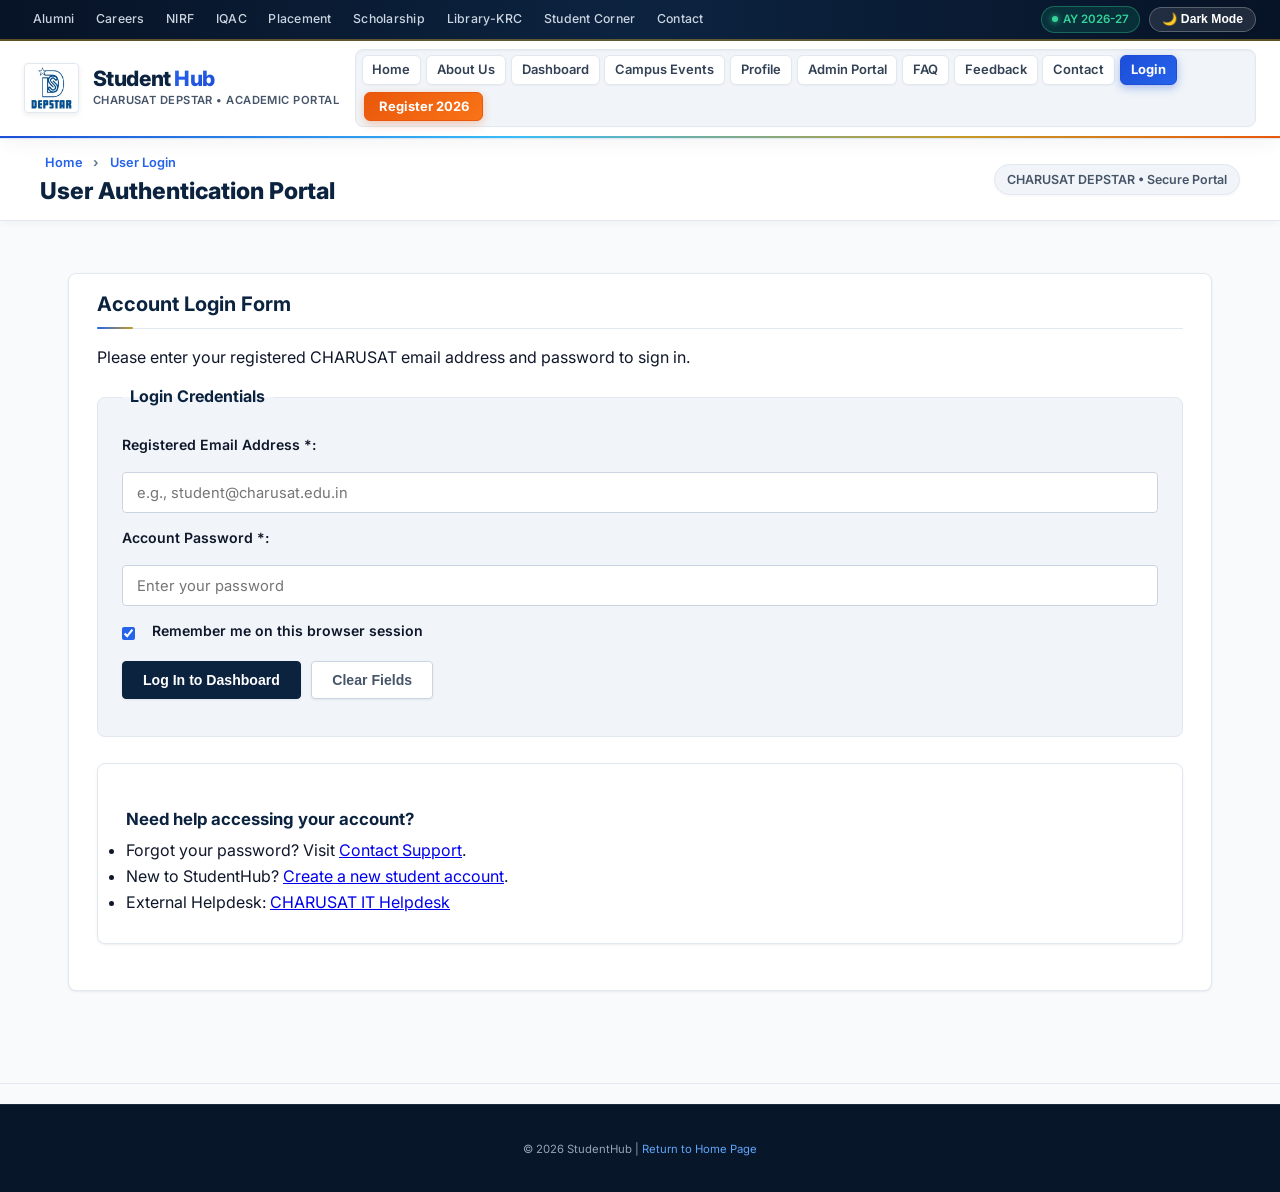
<file: pages/login.html>
<!DOCTYPE html>
<html lang="en">
<head>
    <meta charset="UTF-8">
    <meta name="viewport" content="width=device-width, initial-scale=1.0">
    <meta name="description" content="User Login Page - StudentHub Portal">
    <title>StudentHub - User Login</title>
    
    <link rel="stylesheet" href="../assets/css/index.css">
</head>
<body>

    
    <a href="#main-content" class="skip-link">Skip to main content</a>

    
    <!-- TOP ACCESS BAR — University Utility Strip -->
    <div class="top-access-bar">
        <div class="top-access-container">
            <ul class="top-access-links">
                <li><a href="https://www.charusat.ac.in" target="_blank" rel="noopener noreferrer">Alumni</a></li>
                <li><a href="about.html">Careers</a></li>
                <li><a href="about.html">NIRF</a></li>
                <li><a href="about.html">IQAC</a></li>
                <li><a href="admin.html">Placement</a></li>
                <li><a href="about.html">Scholarship</a></li>
                <li><a href="dashboard.html">Library-KRC</a></li>
                <li><a href="dashboard.html">Student Corner</a></li>
                <li><a href="contact.html">Contact</a></li>
            </ul>
            <div class="top-access-actions">
                <span class="status-pill"><span class="status-dot"></span> AY 2026-27</span>
                <button id="themeButton" class="theme-btn" type="button">🌙 Dark Mode</button>
            </div>
        </div>
    </div>

    <!-- MAIN PORTAL HEADER — Distinctive Modern Design -->
    <header class="main-header">
        <div class="header-container">
            <a href="../index.html" class="brand-identity">
                <div class="brand-logo-card">
                    <img src="../assets/images/charusat_logo.png" alt="CHARUSAT DEPSTAR Logo" class="brand-logo">
                </div>
                <div class="brand-text">
                    <span class="brand-name">Student<span class="brand-name-accent">Hub</span></span>
                    <span class="brand-sub">CHARUSAT DEPSTAR • Academic Portal</span>
                </div>
            </a>

            <button id="menuButton" class="menu-toggle-btn" type="button" aria-expanded="false" aria-label="Toggle navigation">☰</button>

            <nav aria-label="Main Navigation Menu">
                <h2>Portal Quick Navigation</h2>
                <ul>
                    <li><a href="../index.html">Home</a></li>
                    <li><a href="about.html">About Us</a></li>
                    <li><a href="dashboard.html">Dashboard</a></li>
                    <li><a href="events.html">Campus Events</a></li>
                    <li><a href="profile.html">Profile</a></li>
                    <li><a href="admin.html">Admin Portal</a></li>
                    <li><a href="faq.html">FAQ</a></li>
                    <li><a href="feedback.html">Feedback</a></li>
                    <li><a href="contact.html">Contact</a></li>
                    <li><a href="login.html" aria-current="page">Login</a></li>
                    <li><a href="register.html" class="nav-cta-btn">Register 2026</a></li>
                </ul>
            </nav>
        </div>
    </header>

    <!-- ELEVATED PAGE TITLE & BREADCRUMBS BAR -->
    <div class="page-title-bar">
        <div class="page-title-container">
            <div class="page-title-left">
                <nav aria-label="Breadcrumb" class="breadcrumbs">
                    <ul>
                        <li><a href="../index.html">Home</a></li>
                        <li><a href="login.html" aria-current="page">User Login</a></li>
                    </ul>
                </nav>
                <h1 class="page-title">User Authentication Portal</h1>
            </div>
            <div class="page-title-right">
                <span class="page-badge">CHARUSAT DEPSTAR • Secure Portal</span>
            </div>
        </div>
    </div>

    <main id="main-content" tabindex="-1">
        <section id="login-section">
            <h2>Account Login Form</h2>
            <p>Please enter your registered CHARUSAT email address and password to sign in.</p>

            
            <form action="dashboard.html" method="post">

                
                <input type="hidden" id="login_token" name="login_token" value="SECURE_SESSION_TOKEN_2026">

                <fieldset>
                    <legend><strong>Login Credentials</strong></legend>

                    
                    <p>
                        <label for="login_email">Registered Email Address *:</label><br>
                        <input type="email" 
                               id="login_email" 
                               name="email" 
                               placeholder="e.g., student@charusat.edu.in" 
                               required>
                    </p>

                    
                    <p>
                        <label for="login_password">Account Password *:</label><br>
                        <input type="password" 
                               id="login_password" 
                               name="password" 
                               placeholder="Enter your password" 
                               required 
                               minlength="8" 
                               maxlength="20">
                    </p>

                    
                    <p>
                        <input type="checkbox" id="remember_session" name="remember_session" value="1" checked>
                        <label for="remember_session">Remember me on this browser session</label>
                    </p>

                    
                    <p>
                        <button type="submit">Log In to Dashboard</button>
                        <button type="reset">Clear Fields</button>
                    </p>

                </fieldset>
            </form>

            <br>

            
            <aside id="login-support">
                <h3>Need help accessing your account?</h3>
                <ul>
                    <li>Forgot your password? Visit <a href="contact.html">Contact Support</a>.</li>
                    <li>New to StudentHub? <a href="register.html">Create a new student account</a>.</li>
                    <li>External Helpdesk: <a href="https://www.charusat.ac.in" target="_blank" rel="noopener noreferrer">CHARUSAT IT Helpdesk</a></li>
                </ul>
            </aside>
        </section>
    </main>

    <hr>

    <footer>
        <p><small>&copy; 2026 StudentHub | <a href="../index.html">Return to Home Page</a></small></p>
    </footer>

    
    <script src="../assets/js/theme-nav.js"></script>
    <script src="../assets/js/registration-validation.js"></script>
    <script src="../assets/js/fetch-data.js"></script>

</body>
</html>
</file>
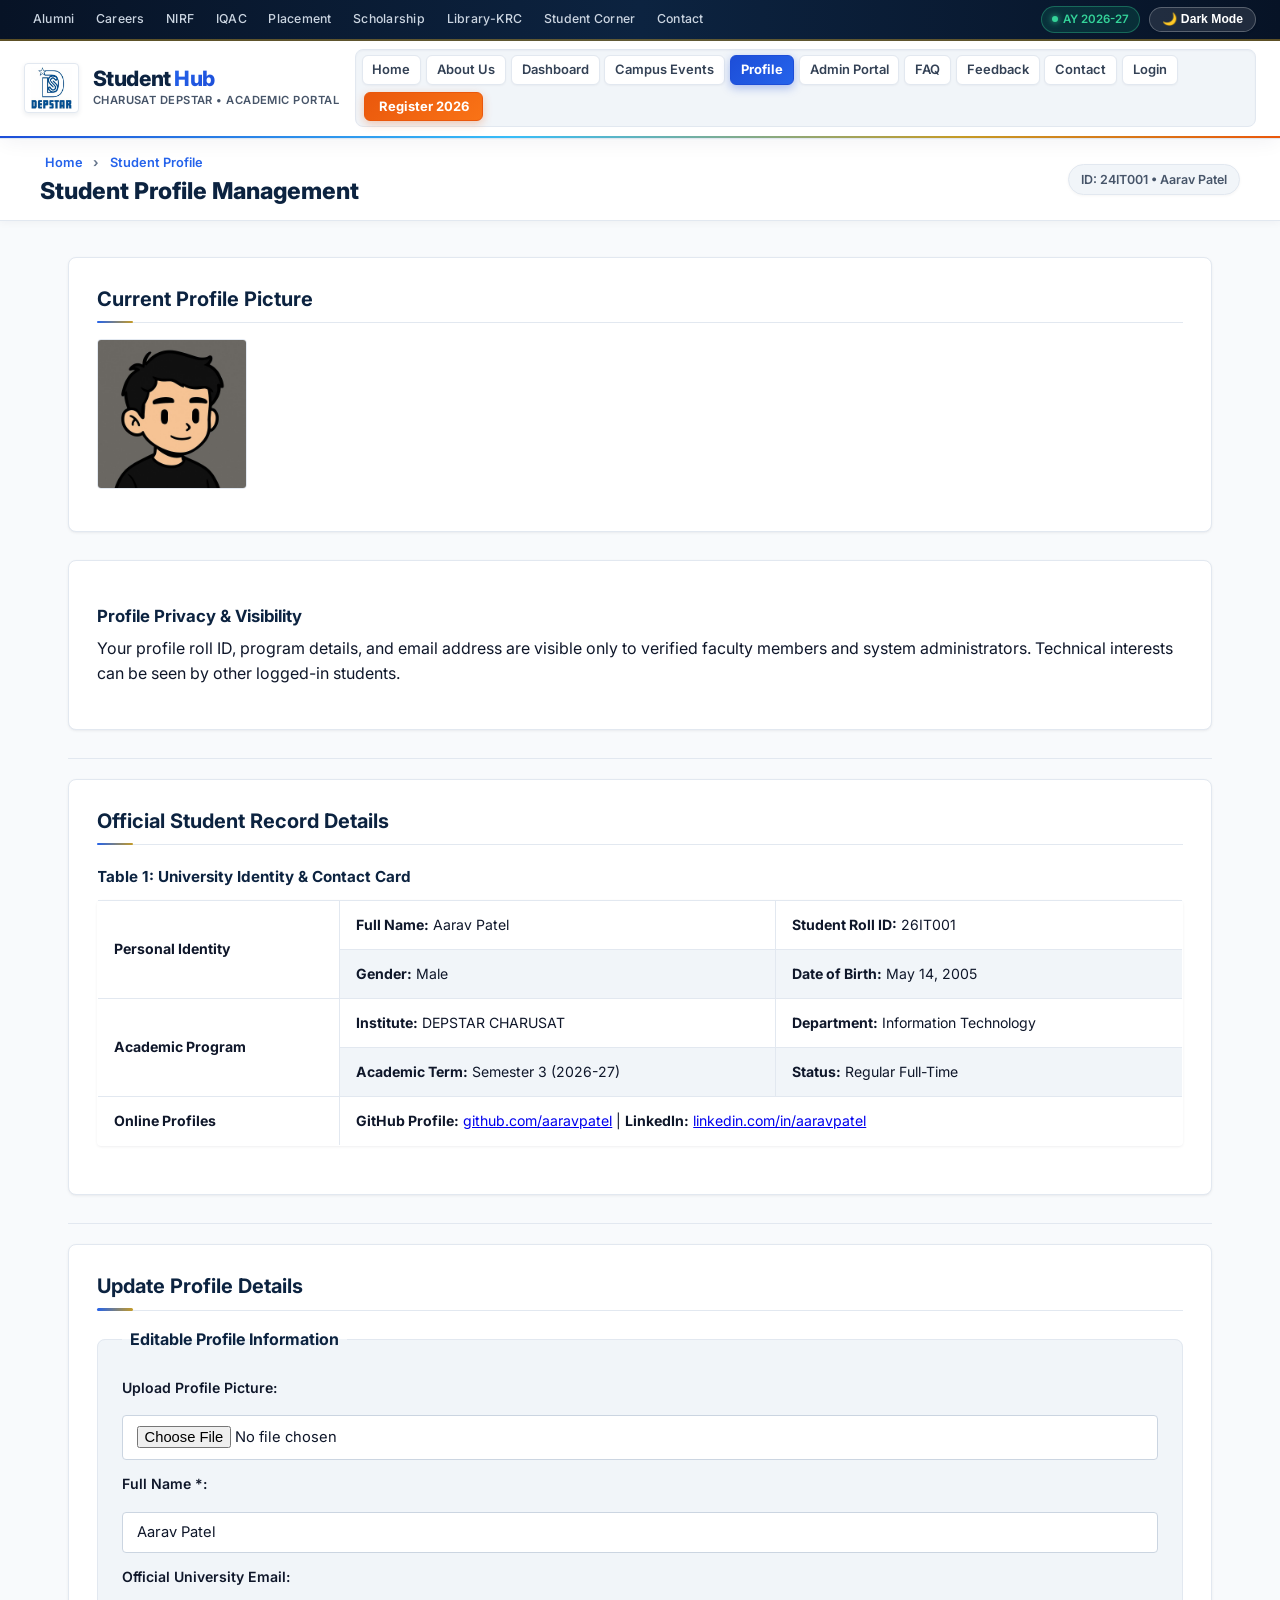
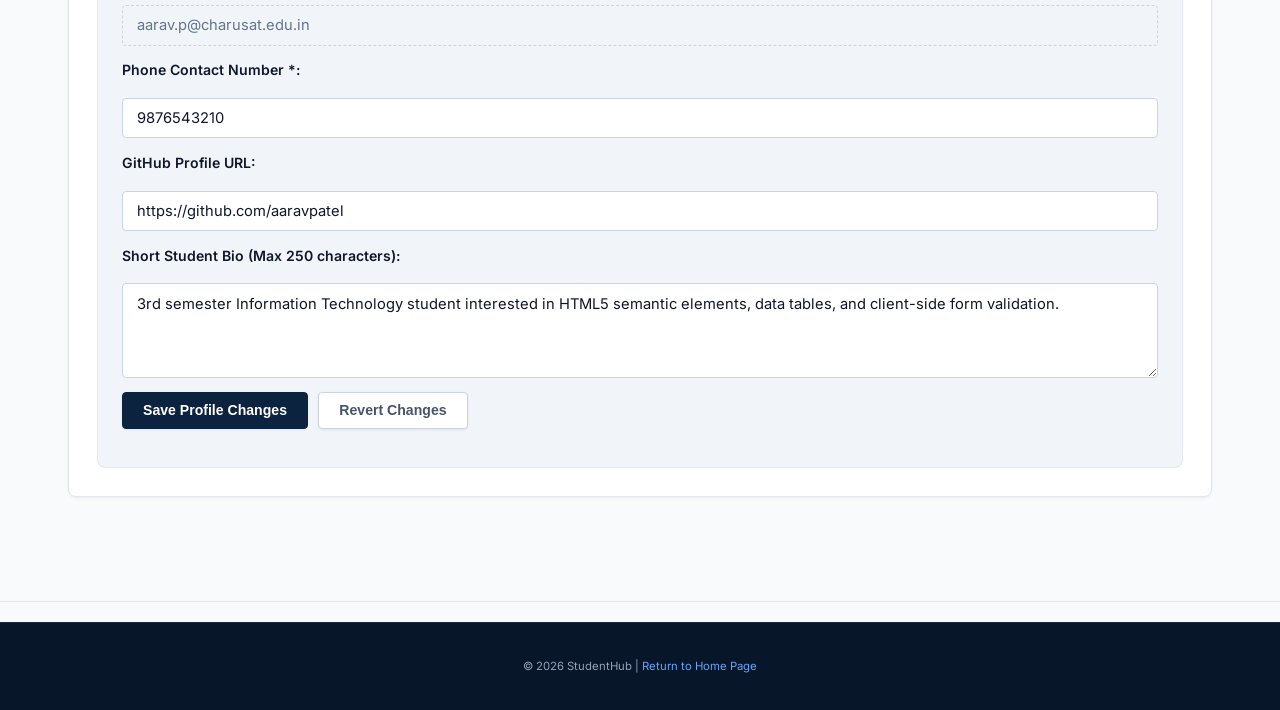
<file: pages/profile.html>
<!DOCTYPE html>
<html lang="en">
<head>
    <meta charset="UTF-8">
    <meta name="viewport" content="width=device-width, initial-scale=1.0">
    <meta name="description" content="Student Profile Management - View and Edit Personal Student Details">
    <title>StudentHub - Student Profile</title>
    
    <link rel="stylesheet" href="../assets/css/index.css">
</head>
<body>

    
    <a href="#main-content" class="skip-link">Skip to main content</a>

    <!-- TOP ACCESS BAR — University Utility Strip -->
    <div class="top-access-bar">
        <div class="top-access-container">
            <ul class="top-access-links">
                <li><a href="https://www.charusat.ac.in" target="_blank" rel="noopener noreferrer">Alumni</a></li>
                <li><a href="about.html">Careers</a></li>
                <li><a href="about.html">NIRF</a></li>
                <li><a href="about.html">IQAC</a></li>
                <li><a href="admin.html">Placement</a></li>
                <li><a href="about.html">Scholarship</a></li>
                <li><a href="dashboard.html">Library-KRC</a></li>
                <li><a href="dashboard.html">Student Corner</a></li>
                <li><a href="contact.html">Contact</a></li>
            </ul>
            <div class="top-access-actions">
                <span class="status-pill"><span class="status-dot"></span> AY 2026-27</span>
                <button id="themeButton" class="theme-btn" type="button">🌙 Dark Mode</button>
            </div>
        </div>
    </div>

    <!-- MAIN PORTAL HEADER — Distinctive Modern Design -->
    <header class="main-header">
        <div class="header-container">
            <a href="../index.html" class="brand-identity">
                <div class="brand-logo-card">
                    <img src="../assets/images/charusat_logo.png" alt="CHARUSAT DEPSTAR Logo" class="brand-logo">
                </div>
                <div class="brand-text">
                    <span class="brand-name">Student<span class="brand-name-accent">Hub</span></span>
                    <span class="brand-sub">CHARUSAT DEPSTAR • Academic Portal</span>
                </div>
            </a>

            <button id="menuButton" class="menu-toggle-btn" type="button" aria-expanded="false" aria-label="Toggle navigation">☰</button>

            <nav aria-label="Main Navigation Menu">
                <h2>Portal Quick Navigation</h2>
                <ul>
                    <li><a href="../index.html">Home</a></li>
                    <li><a href="about.html">About Us</a></li>
                    <li><a href="dashboard.html">Dashboard</a></li>
                    <li><a href="events.html">Campus Events</a></li>
                    <li><a href="profile.html" aria-current="page">Profile</a></li>
                    <li><a href="admin.html">Admin Portal</a></li>
                    <li><a href="faq.html">FAQ</a></li>
                    <li><a href="feedback.html">Feedback</a></li>
                    <li><a href="contact.html">Contact</a></li>
                    <li><a href="login.html">Login</a></li>
                    <li><a href="register.html" class="nav-cta-btn">Register 2026</a></li>
                </ul>
            </nav>
        </div>
    </header>

    <!-- ELEVATED PAGE TITLE & BREADCRUMBS BAR -->
    <div class="page-title-bar">
        <div class="page-title-container">
            <div class="page-title-left">
                <nav aria-label="Breadcrumb" class="breadcrumbs">
                    <ul>
                        <li><a href="../index.html">Home</a></li>
                        <li><a href="profile.html" aria-current="page">Student Profile</a></li>
                    </ul>
                </nav>
                <h1 class="page-title">Student Profile Management</h1>
            </div>
            <div class="page-title-right">
                <span class="page-badge">ID: 24IT001 • Aarav Patel</span>
            </div>
        </div>
    </div>

    <main id="main-content" tabindex="-1">
        
        <section id="avatar-section">
            <h2>Current Profile Picture</h2>
            <p>
                <img src="../assets/images/Background_Img/profile_avatar.jpeg"
                     alt="Aarav Patel Profile Avatar"
                     width="150"
                     height="150" 
                     loading="lazy" 
                     referrerpolicy="no-referrer">
            </p>
        </section>

        <aside id="profile-privacy-notice">
            <h3>Profile Privacy &amp; Visibility</h3>
            <p>Your profile roll ID, program details, and email address are visible only to verified faculty members and system administrators. Technical interests can be seen by other logged-in students.</p>
        </aside>

        <hr>

        
        <section id="profile-summary-table">
            <h2>Official Student Record Details</h2>

            <table border="1" cellpadding="6" cellspacing="0">
                <caption><strong>Table 1: University Identity &amp; Contact Card</strong></caption>

                <tbody>
                    <tr>
                        <th scope="row" rowspan="2">Personal Identity</th>
                        <td><strong>Full Name:</strong> Aarav Patel</td>
                        <td><strong>Student Roll ID:</strong> 26IT001</td>
                    </tr>
                    <tr>
                        <td><strong>Gender:</strong> Male</td>
                        <td><strong>Date of Birth:</strong> May 14, 2005</td>
                    </tr>
                    <tr>
                        <th scope="row" rowspan="2">Academic Program</th>
                        <td><strong>Institute:</strong> DEPSTAR CHARUSAT</td>
                        <td><strong>Department:</strong> Information Technology</td>
                    </tr>
                    <tr>
                        <td><strong>Academic Term:</strong> Semester 3 (2026-27)</td>
                        <td><strong>Status:</strong> Regular Full-Time</td>
                    </tr>
                    <tr>
                        <th scope="row">Online Profiles</th>
                        <td colspan="2">
                            <strong>GitHub Profile:</strong> 
                            <a href="https://github.com/aaravpatel" target="_blank" rel="noopener noreferrer">github.com/aaravpatel</a> | 
                            <strong>LinkedIn:</strong> 
                            <a href="https://linkedin.com/in/aaravpatel" target="_blank" rel="noopener noreferrer">linkedin.com/in/aaravpatel</a>
                        </td>
                    </tr>
                </tbody>
            </table>
        </section>

        <hr>

        
        <section id="edit-profile-form">
            <h2>Update Profile Details</h2>

            <form action="profile.html" method="post" enctype="multipart/form-data">
                <input type="hidden" name="user_id" value="USER_26IT001">

                <fieldset>
                    <legend><strong>Editable Profile Information</strong></legend>

                    
                    <p>
                        <label for="new_avatar">Upload Profile Picture:</label><br>
                        <input type="file" id="new_avatar" name="avatar" accept="image/png, image/jpeg">
                    </p>

                    <p>
                        <label for="prof_name">Full Name *:</label><br>
                        <input type="text" 
                               id="prof_name" 
                               name="fullname" 
                               value="Aarav Patel" 
                               required 
                               minlength="3" 
                               maxlength="50">
                    </p>

                    <p>
                        <label for="prof_email">Official University Email:</label><br>
                        <input type="email" 
                               id="prof_email" 
                               name="email" 
                               value="aarav.p@charusat.edu.in" 
                               readonly>
                    </p>

                    
                    <p>
                        <label for="prof_phone">Phone Contact Number *:</label><br>
                        <input type="tel" 
                               id="prof_phone" 
                               name="phone" 
                               value="9876543210" 
                               required 
                               minlength="10" 
                               maxlength="10">
                    </p>

                    
                    <p>
                        <label for="prof_github">GitHub Profile URL:</label><br>
                        <input type="url" 
                               id="prof_github" 
                               name="github_url" 
                               value="https://github.com/aaravpatel" 
                               placeholder="https://github.com/username">
                    </p>

                    
                    <p>
                        <label for="prof_bio">Short Student Bio (Max 250 characters):</label><br>
                        <textarea id="prof_bio" 
                                  name="bio" 
                                  rows="4" 
                                  cols="50" 
                                  maxlength="250">3rd semester Information Technology student interested in HTML5 semantic elements, data tables, and client-side form validation.</textarea>
                    </p>

                    <p>
                        <button type="submit">Save Profile Changes</button>
                        <button type="reset">Revert Changes</button>
                    </p>
                </fieldset>
            </form>
        </section>
    </main>

    <hr>

    <footer>
        <p><small>&copy; 2026 StudentHub | <a href="../index.html">Return to Home Page</a></small></p>
    </footer>

    
    <script src="../assets/js/theme-nav.js"></script>
    <script src="../assets/js/registration-validation.js"></script>
    <script src="../assets/js/fetch-data.js"></script>

</body>
</html>
</file>
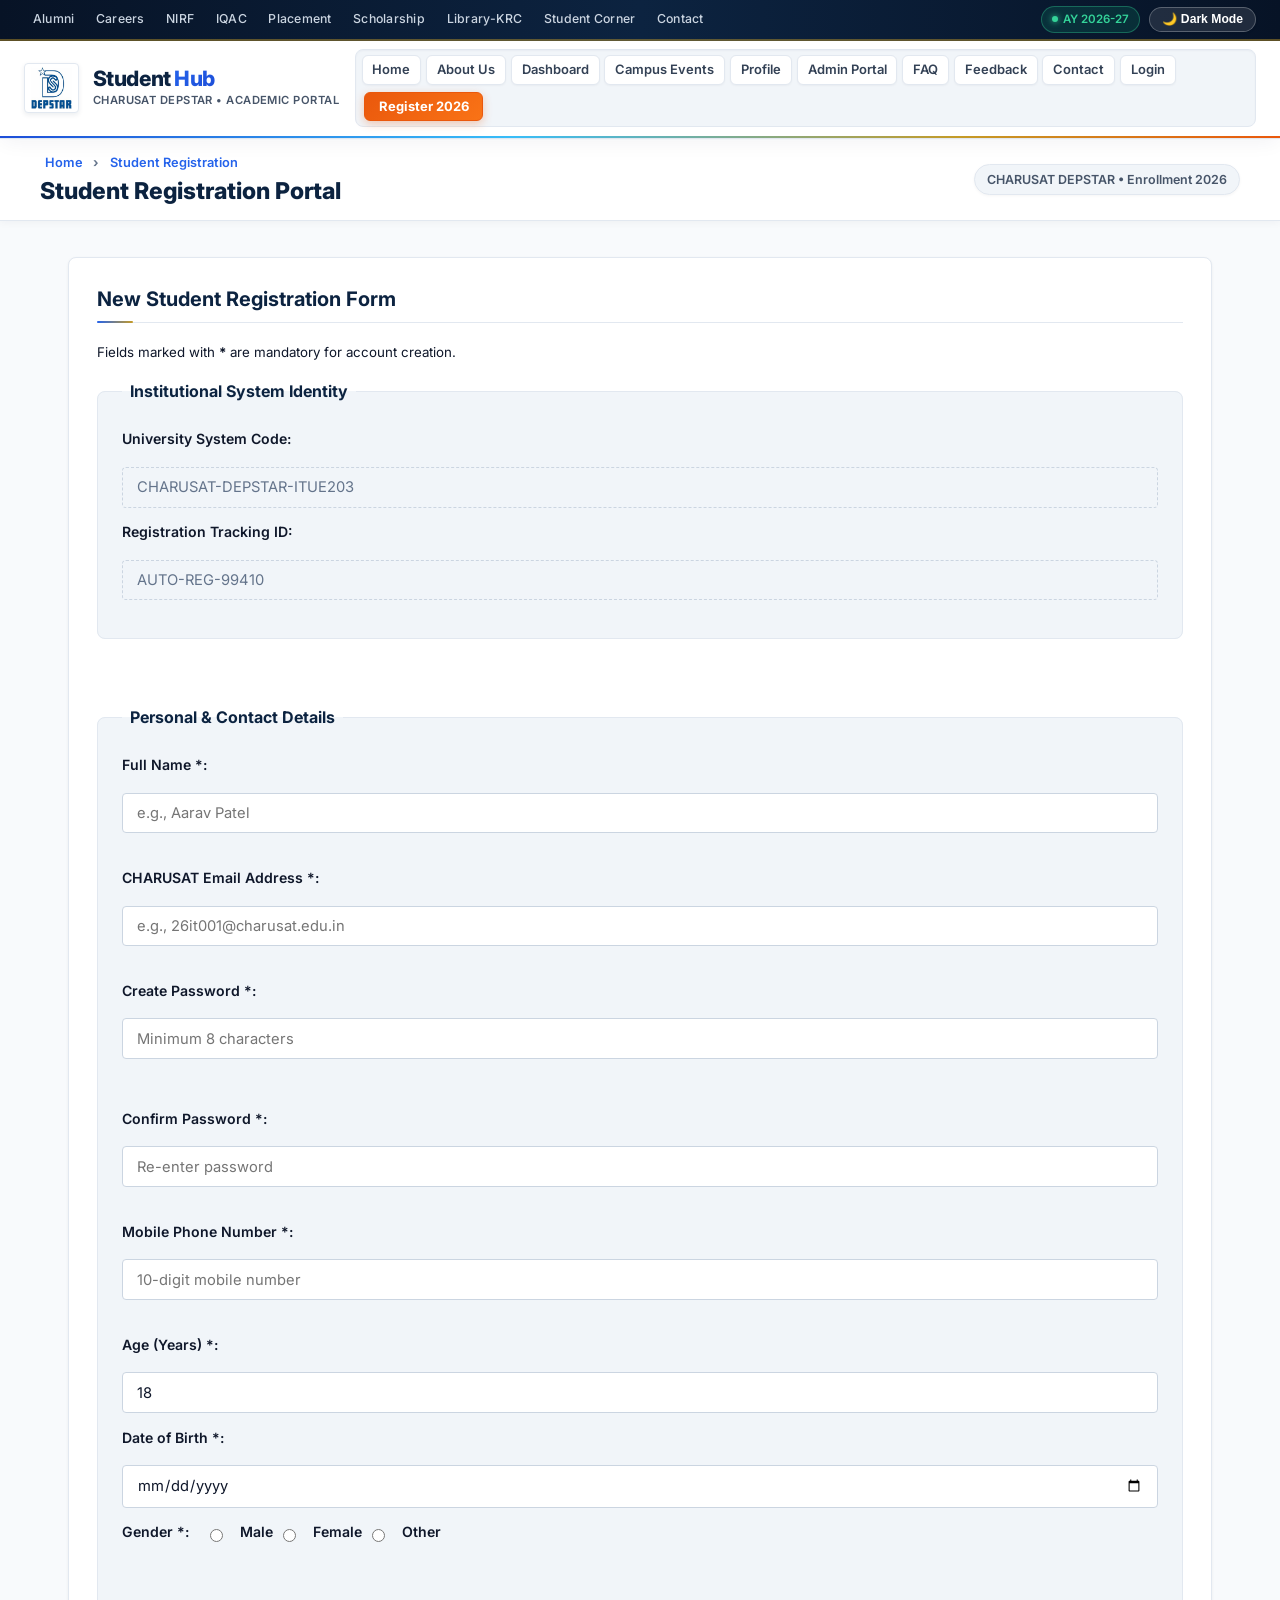
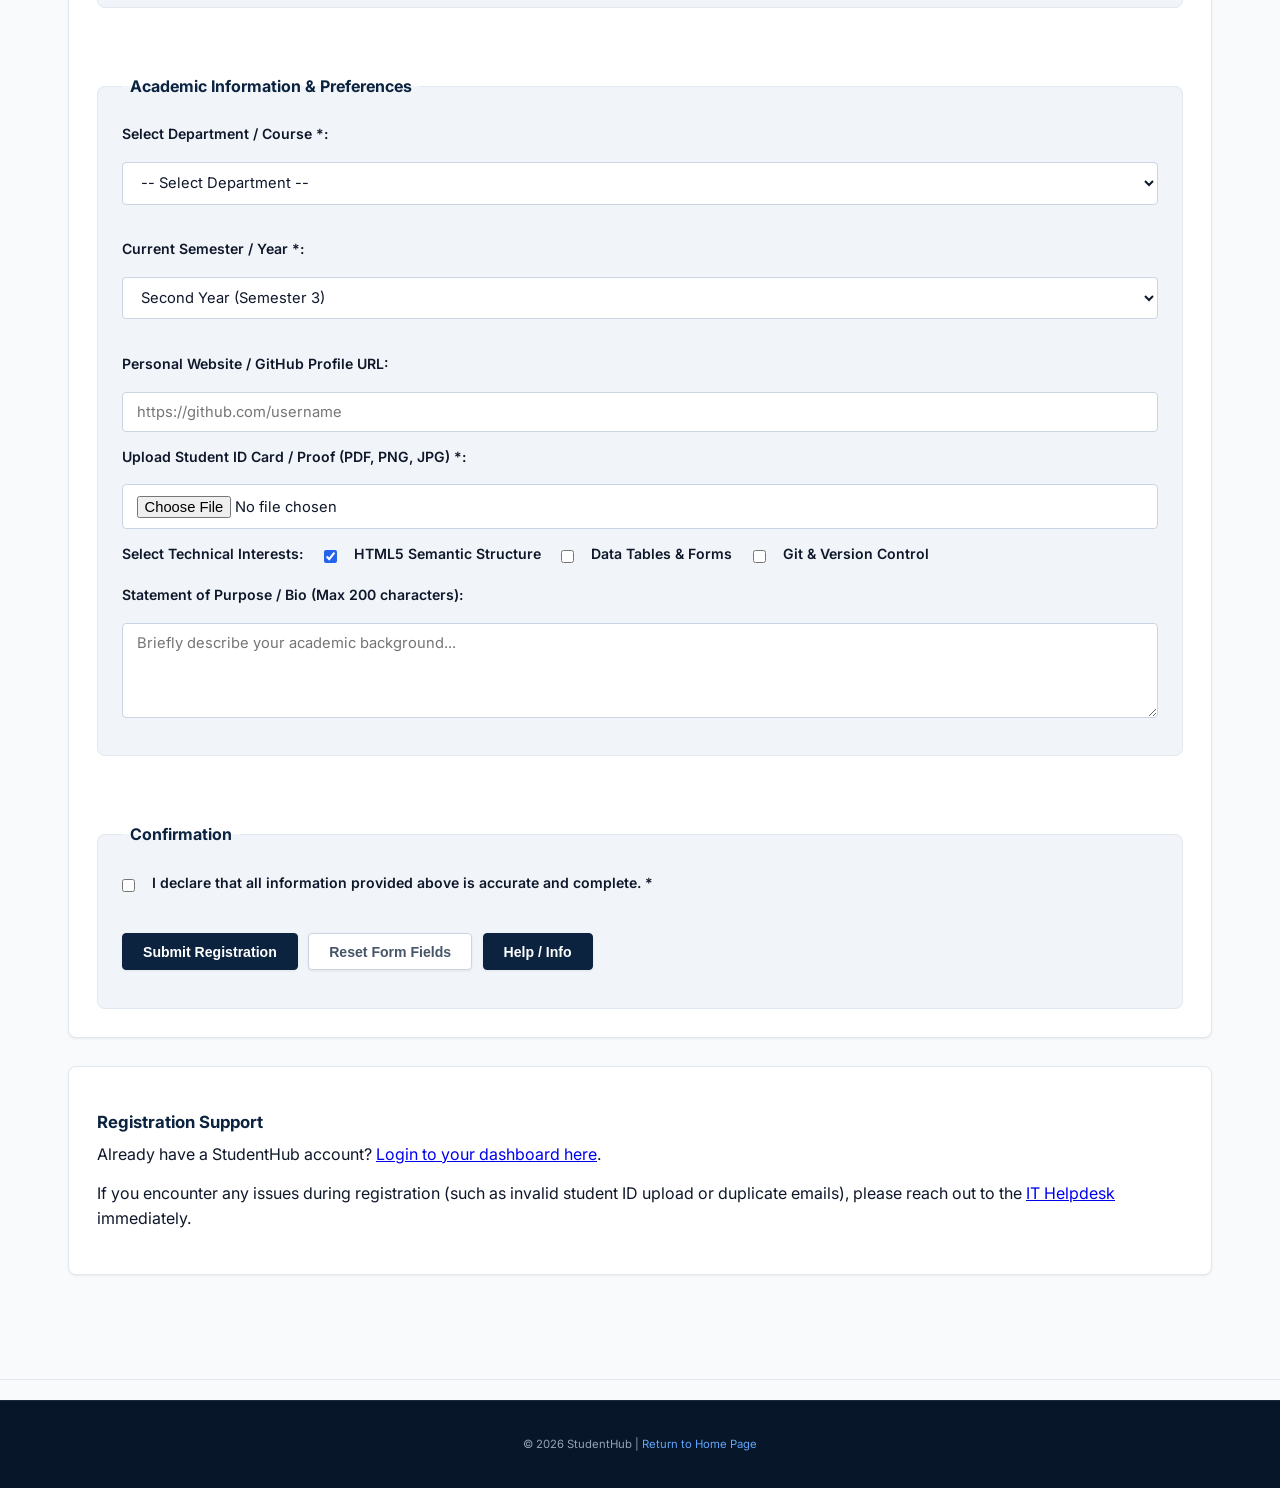
<file: pages/register.html>
<!DOCTYPE html>
<html lang="en">
<head>
    <meta charset="UTF-8">
    <meta name="viewport" content="width=device-width, initial-scale=1.0">
    <meta name="description" content="Student Registration Form - Official CHARUSAT Campus Account Creation">
    <title>StudentHub - Registration</title>
    
    <link rel="stylesheet" href="../assets/css/index.css">
</head>
<body>

    <a href="#main-content" class="skip-link">Skip to main content</a>

    <!-- TOP ACCESS BAR — University Utility Strip -->
    <div class="top-access-bar">
        <div class="top-access-container">
            <ul class="top-access-links">
                <li><a href="https://www.charusat.ac.in" target="_blank" rel="noopener noreferrer">Alumni</a></li>
                <li><a href="about.html">Careers</a></li>
                <li><a href="about.html">NIRF</a></li>
                <li><a href="about.html">IQAC</a></li>
                <li><a href="admin.html">Placement</a></li>
                <li><a href="about.html">Scholarship</a></li>
                <li><a href="dashboard.html">Library-KRC</a></li>
                <li><a href="dashboard.html">Student Corner</a></li>
                <li><a href="contact.html">Contact</a></li>
            </ul>
            <div class="top-access-actions">
                <span class="status-pill"><span class="status-dot"></span> AY 2026-27</span>
                <button id="themeButton" class="theme-btn" type="button">🌙 Dark Mode</button>
            </div>
        </div>
    </div>

    <!-- MAIN PORTAL HEADER — Distinctive Modern Design -->
    <header class="main-header">
        <div class="header-container">
            <a href="../index.html" class="brand-identity">
                <div class="brand-logo-card">
                    <img src="../assets/images/charusat_logo.png" alt="CHARUSAT DEPSTAR Logo" class="brand-logo">
                </div>
                <div class="brand-text">
                    <span class="brand-name">Student<span class="brand-name-accent">Hub</span></span>
                    <span class="brand-sub">CHARUSAT DEPSTAR • Academic Portal</span>
                </div>
            </a>

            <button id="menuButton" class="menu-toggle-btn" type="button" aria-expanded="false" aria-label="Toggle navigation">☰</button>

            <nav aria-label="Main Navigation Menu">
                <h2>Portal Quick Navigation</h2>
                <ul>
                    <li><a href="../index.html">Home</a></li>
                    <li><a href="about.html">About Us</a></li>
                    <li><a href="dashboard.html">Dashboard</a></li>
                    <li><a href="events.html">Campus Events</a></li>
                    <li><a href="profile.html">Profile</a></li>
                    <li><a href="admin.html">Admin Portal</a></li>
                    <li><a href="faq.html">FAQ</a></li>
                    <li><a href="feedback.html">Feedback</a></li>
                    <li><a href="contact.html">Contact</a></li>
                    <li><a href="login.html">Login</a></li>
                    <li><a href="register.html" class="nav-cta-btn" aria-current="page">Register 2026</a></li>
                </ul>
            </nav>
        </div>
    </header>

    <!-- ELEVATED PAGE TITLE & BREADCRUMBS BAR -->
    <div class="page-title-bar">
        <div class="page-title-container">
            <div class="page-title-left">
                <nav aria-label="Breadcrumb" class="breadcrumbs">
                    <ul>
                        <li><a href="../index.html">Home</a></li>
                        <li><a href="register.html" aria-current="page">Student Registration</a></li>
                    </ul>
                </nav>
                <h1 class="page-title">Student Registration Portal</h1>
            </div>
            <div class="page-title-right">
                <span class="page-badge">CHARUSAT DEPSTAR • Enrollment 2026</span>
            </div>
        </div>
    </div>

    <main id="main-content" tabindex="-1">
        <section id="registration-section">
            <h2>New Student Registration Form</h2>
            <p>
                <small>Fields marked with <strong>*</strong> are mandatory for account creation.</small>
            </p>

            
            <form id="registerForm" action="register.html" method="post" enctype="multipart/form-data">

                
                <input type="hidden" id="form_id" name="form_id" value="REG_FORM_2026_V1">
                <input type="hidden" id="academic_year" name="academic_year" value="2026-2027">

                
                <fieldset>
                    <legend><strong>Institutional System Identity</strong></legend>
                    <p>
                        <label for="system_code">University System Code:</label><br>
                        <input type="text" id="system_code" name="system_code" value="CHARUSAT-DEPSTAR-ITUE203" readonly size="30">
                    </p>
                    <p>
                        <label for="auto_id">Registration Tracking ID:</label><br>
                        <input type="text" id="auto_id" name="auto_id" value="AUTO-REG-99410" disabled size="30">
                    </p>
                </fieldset>

                <br>

                
                <fieldset>
                    <legend><strong>Personal &amp; Contact Details</strong></legend>

                    
                    <p>
                        <label for="fullname">Full Name *:</label><br>
                        <input type="text" 
                               id="fullname" 
                               name="fullname" 
                               placeholder="e.g., Aarav Patel" 
                               required 
                               minlength="3" 
                               maxlength="50">
                        <p id="nameError" class="error-message"></p>
                    </p>

                    
                    <p>
                        <label for="email">CHARUSAT Email Address *:</label><br>
                        <input type="email" 
                               id="email" 
                               name="email" 
                               placeholder="e.g., 26it001@charusat.edu.in" 
                               required>
                        <p id="emailError" class="error-message"></p>
                    </p>

                    
                    <p>
                        <label for="password">Create Password *:</label><br>
                        <input type="password" 
                               id="password" 
                               name="password" 
                               required 
                               minlength="8" 
                               maxlength="20" 
                               placeholder="Minimum 8 characters">
                        <span id="passwordStrength" class="strength-meter"></span>
                        <p id="passwordError" class="error-message"></p>
                    </p>

                    <p>
                        <label for="confirm_password">Confirm Password *:</label><br>
                        <input type="password" 
                               id="confirm_password" 
                               name="confirm_password" 
                               required 
                               minlength="8" 
                               maxlength="20" 
                               placeholder="Re-enter password">
                        <p id="confirmError" class="error-message"></p>
                    </p>

                    
                    <p>
                        <label for="phone">Mobile Phone Number *:</label><br>
                        <input type="tel" 
                               id="phone" 
                               name="phone" 
                               placeholder="10-digit mobile number" 
                               required 
                               minlength="10" 
                               maxlength="10">
                        <p id="mobileError" class="error-message"></p>
                    </p>

                    
                    <p>
                        <label for="age">Age (Years) *:</label><br>
                        <input type="number" 
                               id="age" 
                               name="age" 
                               value="18" 
                               min="16" 
                               max="60" 
                               required>
                    </p>

                    
                    <p>
                        <label for="dob">Date of Birth *:</label><br>
                        <input type="date" 
                               id="dob" 
                               name="dob" 
                               required>
                    </p>

                    
                    <p>
                        <label>Gender *:</label><br>
                        <input type="radio" id="gender_male" name="gender" value="Male" required>
                        <label for="gender_male">Male</label>
                        
                        <input type="radio" id="gender_female" name="gender" value="Female">
                        <label for="gender_female">Female</label>
                        
                        <input type="radio" id="gender_other" name="gender" value="Other">
                        <label for="gender_other">Other</label>
                        <p id="genderError" class="error-message"></p>
                    </p>
                </fieldset>

                <br>

                
                <fieldset>
                    <legend><strong>Academic Information &amp; Preferences</strong></legend>

                    
                    <p>
                        <label for="department">Select Department / Course *:</label><br>
                        <select id="department" name="department" required>
                            <option value="">-- Select Department --</option>
                            <option value="IT">Department of Information Technology (B.Tech IT)</option>
                            <option value="CE">Department of Computer Engineering (B.Tech CE)</option>
                            <option value="CSE">Department of Computer Science &amp; Engineering (B.Tech CSE)</option>
                            <option value="EC">Department of Electronics &amp; Communication (B.Tech EC)</option>
                        </select>
                        <p id="courseError" class="error-message"></p>
                    </p>

                    <p>
                        <label for="semester">Current Semester / Year *:</label><br>
                        <select id="semester" name="semester" required>
                            <option value="">-- Select Semester --</option>
                            <option value="Semester 1">First Year (Semester 1)</option>
                            <option value="Semester 2">First Year (Semester 2)</option>
                            <option value="Semester 3" selected>Second Year (Semester 3)</option>
                            <option value="Semester 4">Second Year (Semester 4)</option>
                            <option value="Semester 5">Third Year (Semester 5)</option>
                            <option value="Semester 6">Third Year (Semester 6)</option>
                            <option value="Semester 7">Fourth Year (Semester 7)</option>
                            <option value="Semester 8">Fourth Year (Semester 8)</option>
                        </select>
                        <p id="yearError" class="error-message"></p>
                    </p>

                    
                    <p>
                        <label for="portfolio_url">Personal Website / GitHub Profile URL:</label><br>
                        <input type="url" 
                               id="portfolio_url" 
                               name="portfolio_url" 
                               placeholder="https://github.com/username">
                    </p>

                    
                    <p>
                        <label for="id_document">Upload Student ID Card / Proof (PDF, PNG, JPG) *:</label><br>
                        <input type="file" 
                               id="id_document" 
                               name="id_document" 
                               accept=".pdf, .png, .jpg, .jpeg" 
                               required>
                    </p>

                    
                    <p>
                        <label>Select Technical Interests:</label><br>
                        <input type="checkbox" id="interest_html" name="interests[]" value="HTML5" checked>
                        <label for="interest_html">HTML5 Semantic Structure</label><br>

                        <input type="checkbox" id="interest_tables" name="interests[]" value="Tables">
                        <label for="interest_tables">Data Tables &amp; Forms</label><br>

                        <input type="checkbox" id="interest_git" name="interests[]" value="Git">
                        <label for="interest_git">Git &amp; Version Control</label>
                    </p>

                    
                    <p>
                        <label for="statement">Statement of Purpose / Bio (Max 200 characters):</label><br>
                        <textarea id="statement" 
                                  name="statement" 
                                  rows="4" 
                                  cols="50" 
                                  maxlength="200" 
                                  placeholder="Briefly describe your academic background..."></textarea>
                    </p>
                </fieldset>

                <br>

                
                <fieldset>
                    <legend><strong>Confirmation</strong></legend>

                    <p>
                        <input type="checkbox" id="terms_agree" name="terms_agree" value="Yes" required>
                        <label for="terms_agree">I declare that all information provided above is accurate and complete. *</label>
                        <p id="termsError" class="error-message"></p>
                    </p>

                    
                    <p>
                        <button type="submit">Submit Registration</button>
                        <button type="reset">Reset Form Fields</button>
                        <button type="button" onclick="alert('For enrollment assistance or registration queries, please contact the CHARUSAT IT Helpdesk at info@charusat.ac.in')">Help / Info</button>
                    </p>
                </fieldset>

            </form>
        </section>

        <aside id="register-info">
            <h3>Registration Support</h3>
            <p>Already have a StudentHub account? <a href="login.html">Login to your dashboard here</a>.</p>
            <p>If you encounter any issues during registration (such as invalid student ID upload or duplicate emails), please reach out to the <a href="contact.html">IT Helpdesk</a> immediately.</p>
        </aside>
    </main>

    <hr>

    <footer>
        <p><small>&copy; 2026 StudentHub | <a href="../index.html">Return to Home Page</a></small></p>
    </footer>

    
    <script src="../assets/js/theme-nav.js"></script>
    <script src="../assets/js/registration-validation.js"></script>
    <script src="../assets/js/fetch-data.js"></script>

</body>
</html>
</file>
<file: assets/css/index.css>
/* ══════════════════════════════════════════════════════════════════
   STUDENTHUB PORTAL — INSTITUTIONAL DESIGN SYSTEM
   Charotar University of Science and Technology (CHARUSAT)
   Professional Academic Theme — Submission Ready
   ══════════════════════════════════════════════════════════════════ */

@import url('https://fonts.googleapis.com/css2?family=Inter:wght@400;500;600;700;800&display=swap');

:root {
    /* Institutional University Palette */
    --primary-color: #0c2340;        /* Deep Oxford / University Navy */
    --primary-light: #1d4ed8;        /* Academic Cobalt Blue */
    --primary-dark: #071628;         /* Deep Midnight Navy */
    --primary-accent: #2563eb;       /* Royal Blue */
    --academic-gold: #c59b27;        /* Institutional Gold Trim */
    
    --secondary-color: #475569;      /* Slate */
    --secondary-light: #64748b;
    --accent-color: #0284c7;         /* Ocean Blue */
    
    /* Semantic Status */
    --success: #059669;              /* Academic Emerald */
    --success-bg: #ecfdf5;
    --success-border: #a7f3d0;
    
    --warning: #b45309;              /* Amber */
    --warning-bg: #fffbeb;
    --warning-border: #fde68a;
    
    --danger: #b91c1c;               /* Crimson */
    --danger-bg: #fef2f2;
    --danger-border: #fecaca;
    
    --info-bg: #eff6ff;
    --info-border: #bfdbfe;
    --info-text: #1e40af;

    /* Surfaces & Layout (Light Mode) */
    --bg-main: #f8fafc;              /* Slate-50 Clean Canvas */
    --bg-card: #ffffff;              /* Crisp White */
    --bg-alt: #f1f5f9;               /* Slate-100 */
    --bg-hover: #e2e8f0;
    
    /* Typography */
    --text-primary: #0f172a;         /* High-contrast Slate-900 */
    --text-secondary: #475569;       /* Slate-600 */
    --text-muted: #64748b;           /* Slate-500 */
    --font-family: 'Inter', -apple-system, BlinkMacSystemFont, "Segoe UI", Roboto, Helvetica, Arial, sans-serif;
    
    /* Borders */
    --border-color: #e2e8f0;
    --border-dark: #cbd5e1;
    --border-focus: #1d4ed8;

    /* Elevation / Shadows */
    --shadow-sm: 0 1px 3px 0 rgba(15, 23, 42, 0.06), 0 1px 2px -1px rgba(15, 23, 42, 0.04);
    --shadow-md: 0 4px 6px -1px rgba(15, 23, 42, 0.07), 0 2px 4px -2px rgba(15, 23, 42, 0.05);
    --shadow-lg: 0 10px 15px -3px rgba(15, 23, 42, 0.08), 0 4px 6px -4px rgba(15, 23, 42, 0.04);
    
    /* Radii */
    --radius-sm: 4px;
    --radius-md: 8px;
    --radius-lg: 12px;
    --radius-full: 9999px;

    /* Transitions */
    --transition-fast: 0.15s ease;
    --transition-normal: 0.2s ease;
}

/* ══════════════════════════════════════════════════════════════════
   DARK MODE
   ══════════════════════════════════════════════════════════════════ */
body.dark {
    --primary-color: #93c5fd;
    --primary-light: #60a5fa;
    --primary-dark: #071628;
    --primary-accent: #3b82f6;
    --academic-gold: #fbbf24;
    
    --secondary-color: #94a3b8;
    --secondary-light: #cbd5e1;
    --accent-color: #38bdf8;
    
    --success: #34d399;
    --success-bg: rgba(5, 150, 105, 0.15);
    --success-border: rgba(52, 211, 153, 0.3);
    
    --warning: #fbbf24;
    --warning-bg: rgba(217, 119, 6, 0.15);
    --warning-border: rgba(251, 191, 36, 0.3);
    
    --danger: #f87171;
    --danger-bg: rgba(185, 28, 28, 0.15);
    --danger-border: rgba(248, 113, 113, 0.3);

    --bg-main: #0b1329;
    --bg-card: #111d38;
    --bg-alt: #172445;
    --bg-hover: #1e2f57;
    
    --text-primary: #f8fafc;
    --text-secondary: #cbd5e1;
    --text-muted: #94a3b8;
    
    --border-color: #233760;
    --border-dark: #324a7d;
    --border-focus: #60a5fa;

    --shadow-sm: 0 1px 3px rgba(0, 0, 0, 0.4);
    --shadow-md: 0 4px 6px -1px rgba(0, 0, 0, 0.5);
    --shadow-lg: 0 10px 15px -3px rgba(0, 0, 0, 0.6);
}

/* ══════════════════════════════════════════════════════════════════
   RESET & FOUNDATIONS
   ══════════════════════════════════════════════════════════════════ */
*, *::before, *::after {
    box-sizing: border-box;
    margin: 0;
    padding: 0;
}

html {
    font-size: 16px;
    scroll-behavior: smooth;
    -webkit-font-smoothing: antialiased;
}

body {
    font-family: var(--font-family);
    background-color: var(--bg-main);
    color: var(--text-primary);
    line-height: 1.6;
    display: flex;
    flex-direction: column;
    min-height: 100vh;
}

/* ══════════════════════════════════════════════════════════════════
   ACCESSIBILITY & SKIP LINK
   ══════════════════════════════════════════════════════════════════ */
.skip-link {
    position: absolute;
    top: -50px;
    left: 1rem;
    background: var(--primary-accent);
    color: #ffffff;
    padding: 0.6rem 1.25rem;
    font-weight: 600;
    z-index: 10000;
    border-radius: var(--radius-sm);
    text-decoration: none;
    transition: top var(--transition-fast);
}

.skip-link:focus {
    top: 1rem;
    outline: 3px solid var(--academic-gold);
}

:focus-visible {
    outline: 2px solid var(--border-focus);
    outline-offset: 2px;
}

/* ══════════════════════════════════════════════════════════════════
   NOTICE / NOTIFICATION BANNER
   ══════════════════════════════════════════════════════════════════ */
.notification-banner {
    background-color: #082142;
    color: #ffffff;
    border-bottom: 2px solid var(--academic-gold);
    padding: 0.65rem 1.5rem;
    display: flex;
    justify-content: space-between;
    align-items: center;
    font-size: 0.88rem;
    font-weight: 500;
}

.notification-banner strong {
    color: var(--academic-gold);
    letter-spacing: 0.02em;
}

.close-banner-btn {
    background: none;
    border: none;
    color: #94a3b8;
    font-size: 1.25rem;
    cursor: pointer;
    padding: 0 0.5rem;
    line-height: 1;
    transition: color var(--transition-fast);
}

.close-banner-btn:hover {
    color: #ffffff;
}

/* ══════════════════════════════════════════════════════════════════
   TOP ACCESS BAR — MODERN UNIVERSITY UTILITY STRIP
   (Distinctive bespoke design, not a clone of any single site)
   ══════════════════════════════════════════════════════════════════ */
.top-access-bar {
    background: linear-gradient(90deg, #071326 0%, #0c2340 50%, #071326 100%);
    color: #e2e8f0;
    font-size: 0.8rem;
    font-weight: 500;
    border-bottom: 2px solid rgba(197, 155, 39, 0.45);
    position: relative;
    z-index: 101;
}

body.dark .top-access-bar {
    background: linear-gradient(90deg, #030814 0%, #071326 50%, #030814 100%);
    border-bottom-color: rgba(251, 191, 36, 0.3);
}

.top-access-container {
    max-width: 1280px;
    margin: 0 auto;
    padding: 0.35rem 1.5rem;
    display: flex;
    justify-content: space-between;
    align-items: center;
    gap: 1rem;
}

.top-access-links {
    display: flex;
    flex-wrap: wrap;
    align-items: center;
    list-style: none;
    gap: 0.25rem;
    margin: 0;
    padding: 0;
}

.top-access-links li {
    display: inline-flex;
    align-items: center;
}

.top-access-links a {
    color: #cbd5e1;
    text-decoration: none;
    font-size: 0.77rem;
    font-weight: 500;
    letter-spacing: 0.02em;
    padding: 0.22rem 0.55rem;
    border-radius: var(--radius-sm);
    transition: all 0.2s cubic-bezier(0.4, 0, 0.2, 1);
    display: inline-flex;
    align-items: center;
    gap: 0.3rem;
}

.top-access-links a:hover {
    color: #ffffff;
    background-color: rgba(255, 255, 255, 0.14);
    transform: translateY(-1px);
    box-shadow: 0 2px 6px rgba(0, 0, 0, 0.25);
}

.top-access-links a:active {
    transform: translateY(0);
}

.top-access-actions {
    display: flex;
    align-items: center;
    gap: 0.6rem;
    flex-shrink: 0;
}

.status-pill {
    display: inline-flex;
    align-items: center;
    gap: 0.35rem;
    padding: 0.22rem 0.6rem;
    background: rgba(16, 185, 129, 0.15);
    border: 1px solid rgba(52, 211, 153, 0.35);
    color: #34d399;
    border-radius: var(--radius-full);
    font-size: 0.72rem;
    font-weight: 600;
}

.status-dot {
    width: 6px;
    height: 6px;
    background-color: #34d399;
    border-radius: 50%;
    box-shadow: 0 0 6px #34d399;
}

.top-access-actions .theme-btn,
.top-access-actions .access-btn {
    background: rgba(255, 255, 255, 0.1);
    color: #ffffff;
    border: 1px solid rgba(255, 255, 255, 0.25);
    padding: 0.28rem 0.75rem;
    border-radius: var(--radius-full);
    font-size: 0.76rem;
    font-weight: 600;
    cursor: pointer;
    text-decoration: none;
    transition: all 0.25s cubic-bezier(0.4, 0, 0.2, 1);
    line-height: 1.2;
    display: inline-flex;
    align-items: center;
    gap: 0.35rem;
}

.top-access-actions .theme-btn:hover,
.top-access-actions .access-btn:hover {
    background-color: rgba(255, 255, 255, 0.22);
    border-color: #ffffff;
    transform: translateY(-1.5px);
    box-shadow: 0 4px 10px rgba(0, 0, 0, 0.2);
}

/* ══════════════════════════════════════════════════════════════════
   MAIN PORTAL HEADER — DISTINCTIVE BESPOKE DESIGN
   ══════════════════════════════════════════════════════════════════ */
header.main-header {
    background-color: rgba(255, 255, 255, 0.94);
    backdrop-filter: blur(16px);
    -webkit-backdrop-filter: blur(16px);
    border-bottom: 1px solid var(--border-color);
    box-shadow: 0 4px 20px -2px rgba(12, 35, 64, 0.06);
    position: sticky;
    top: 0;
    z-index: 100;
    padding: 0;
}

/* Multi-gradient bottom decorative accent border */
header.main-header::after {
    content: "";
    display: block;
    height: 2.5px;
    width: 100%;
    background: linear-gradient(90deg, #1d4ed8 0%, #38bdf8 40%, #c59b27 75%, #ea580c 100%);
}

body.dark header.main-header {
    background-color: rgba(11, 20, 39, 0.94);
    border-bottom-color: #1e335a;
    box-shadow: 0 4px 20px -2px rgba(0, 0, 0, 0.45);
}

.header-container {
    max-width: 1280px;
    margin: 0 auto;
    padding: 0.55rem 1.5rem;
    display: flex;
    justify-content: space-between;
    align-items: center;
    gap: 1rem;
}

/* Distinctive Brand Identity Lockup */
.brand-identity {
    display: flex;
    align-items: center;
    gap: 0.85rem;
    text-decoration: none;
    color: inherit;
    flex-shrink: 0;
    transition: transform 0.25s ease;
}

.brand-identity:hover {
    transform: translateY(-1px);
}

.brand-logo-card {
    background: #ffffff;
    padding: 3px 6px;
    border-radius: var(--radius-sm);
    border: 1px solid var(--border-color);
    box-shadow: 0 2px 5px rgba(12, 35, 64, 0.08);
    display: flex;
    align-items: center;
    justify-content: center;
}

.brand-logo {
    height: 42px;
    width: auto;
    object-fit: contain;
    border: none;
    border-radius: 0;
    display: block;
}

.brand-text {
    display: flex;
    flex-direction: column;
}

.brand-name {
    font-size: 1.32rem;
    font-weight: 800;
    color: #0c2340;
    line-height: 1.1;
    letter-spacing: -0.02em;
    display: flex;
    align-items: center;
    gap: 0.2rem;
}

.brand-name-accent {
    color: #2563eb;
    background: linear-gradient(135deg, #2563eb 0%, #1d4ed8 100%);
    -webkit-background-clip: text;
    -webkit-text-fill-color: transparent;
}

body.dark .brand-name {
    color: #ffffff;
}

body.dark .brand-name-accent {
    background: linear-gradient(135deg, #60a5fa 0%, #93c5fd 100%);
    -webkit-background-clip: text;
    -webkit-text-fill-color: transparent;
}

.brand-sub {
    font-size: 0.7rem;
    font-weight: 600;
    color: var(--text-secondary);
    letter-spacing: 0.04em;
    text-transform: uppercase;
    margin-top: 2px;
}

/* Main Navigation Menu — Modern Floating Tab Bar */
header.main-header nav[aria-label="Main Navigation Menu"] {
    display: flex;
    align-items: center;
    background: transparent;
    border: none;
    box-shadow: none;
    padding: 0;
    position: static;
}

header.main-header nav[aria-label="Main Navigation Menu"] h2 {
    display: none;
}

/* Flex layout with unified tab track background */
header.main-header nav[aria-label="Main Navigation Menu"] ul {
    list-style: none;
    display: flex;
    flex-wrap: wrap;
    align-items: center;
    background-color: #f1f5f9;
    border: 1px solid #e2e8f0;
    border-radius: var(--radius-md);
    padding: 0.28rem 0.35rem;
    row-gap: 0.45rem;
    column-gap: 0.3rem;
    margin: 0;
    box-shadow: inset 0 1px 2px rgba(12, 35, 64, 0.04);
}

/* Nav Link Tab Styling — Dedicated Crisp Pill Background */
header.main-header nav[aria-label="Main Navigation Menu"] a {
    color: #334155;
    background-color: #ffffff;
    text-decoration: none;
    font-size: 0.81rem;
    font-weight: 600;
    padding: 0.38rem 0.62rem;
    border-radius: 6px;
    transition: all 0.2s cubic-bezier(0.4, 0, 0.2, 1);
    border: 1px solid #e2e8f0;
    white-space: nowrap;
    display: inline-flex;
    align-items: center;
    justify-content: center;
    line-height: 1.2;
    position: relative;
    box-shadow: 0 1px 2px rgba(15, 23, 42, 0.04);
}

/* Hover State: Suitable Deep University Navy with Crisp White Font */
header.main-header nav[aria-label="Main Navigation Menu"] a:hover {
    color: #ffffff;
    background-color: #0c2340;
    border-color: #0c2340;
    transform: translateY(-1.5px);
    box-shadow: 0 4px 10px rgba(12, 35, 64, 0.2);
}

header.main-header nav[aria-label="Main Navigation Menu"] a:active {
    transform: translateY(0);
}

/* Active Page Tab Pill */
header.main-header nav[aria-label="Main Navigation Menu"] a[aria-current="page"] {
    color: #ffffff;
    font-weight: 700;
    background: linear-gradient(135deg, #1d4ed8 0%, #2563eb 100%);
    box-shadow: 0 3px 10px rgba(29, 78, 216, 0.35);
    border-color: #1d4ed8;
}

header.main-header nav[aria-label="Main Navigation Menu"] a[aria-current="page"]:hover {
    color: #ffffff;
    background: linear-gradient(135deg, #1e40af 0%, #1d4ed8 100%);
    border-color: #1e40af;
    transform: translateY(-1.5px);
    box-shadow: 0 5px 14px rgba(29, 78, 216, 0.45);
}

/* Dark Mode Navigation */
body.dark header.main-header nav[aria-label="Main Navigation Menu"] ul {
    background-color: #0d172e;
    border-color: #1e3256;
    box-shadow: inset 0 1px 2px rgba(0, 0, 0, 0.3);
}

body.dark header.main-header nav[aria-label="Main Navigation Menu"] a {
    color: #cbd5e1;
    background-color: #132244;
    border-color: #233760;
    box-shadow: 0 1px 3px rgba(0, 0, 0, 0.3);
}

body.dark header.main-header nav[aria-label="Main Navigation Menu"] a:hover {
    color: #ffffff;
    background-color: #2563eb;
    border-color: #3b82f6;
    box-shadow: 0 4px 12px rgba(37, 99, 235, 0.35);
}

body.dark header.main-header nav[aria-label="Main Navigation Menu"] a[aria-current="page"] {
    color: #ffffff;
    background: linear-gradient(135deg, #2563eb 0%, #1d4ed8 100%);
    border-color: #3b82f6;
    box-shadow: 0 3px 12px rgba(37, 99, 235, 0.5);
}

body.dark header.main-header nav[aria-label="Main Navigation Menu"] a[aria-current="page"]:hover {
    color: #ffffff;
    background: linear-gradient(135deg, #1d4ed8 0%, #1e40af 100%);
    border-color: #2563eb;
}

/* Redesigned CTA Button — Vibrant Modern Action Pill */
.nav-cta-btn {
    background: linear-gradient(135deg, #ea580c 0%, #f97316 100%) !important;
    color: #ffffff !important;
    font-weight: 700 !important;
    padding: 0.38rem 0.85rem !important;
    border-radius: 6px !important;
    box-shadow: 0 3px 10px rgba(234, 88, 12, 0.3) !important;
    border: 1px solid #ea580c !important;
    display: inline-flex !important;
    align-items: center !important;
    gap: 0.3rem !important;
    margin-left: 0.15rem !important;
    transition: all 0.2s cubic-bezier(0.4, 0, 0.2, 1) !important;
}

.nav-cta-btn:hover {
    background: linear-gradient(135deg, #c2410c 0%, #ea580c 100%) !important;
    box-shadow: 0 6px 18px rgba(234, 88, 12, 0.45) !important;
    transform: translateY(-1.5px) scale(1.02) !important;
    color: #ffffff !important;
    border-color: #c2410c !important;
}

.menu-toggle-btn {
    background-color: var(--bg-alt);
    color: var(--text-primary);
    border: 1px solid var(--border-dark);
    padding: 0.45rem 0.8rem;
    border-radius: var(--radius-sm);
    font-size: 1.15rem;
    font-weight: 700;
    cursor: pointer;
    line-height: 1;
    display: none;
    transition: all 0.2s ease;
}

.menu-toggle-btn:hover {
    background-color: var(--bg-hover);
    border-color: var(--primary-accent);
}

body.dark .menu-toggle-btn {
    background-color: #172445;
    color: #f8fafc;
    border-color: #233760;
}

/* ══════════════════════════════════════════════════════════════════
   ELEVATED PAGE TITLE & BREADCRUMBS BAR
   ══════════════════════════════════════════════════════════════════ */
.page-title-bar {
    background-color: #ffffff;
    border-bottom: 1px solid var(--border-color);
    padding: 0.85rem 1.5rem;
    margin-bottom: 1.25rem;
    box-shadow: 0 2px 8px rgba(15, 23, 42, 0.04);
}

body.dark .page-title-bar {
    background-color: #0d172e;
    border-bottom-color: #1e3256;
    box-shadow: 0 2px 8px rgba(0, 0, 0, 0.3);
}

.page-title-container {
    max-width: 1200px;
    margin: 0 auto;
    display: flex;
    justify-content: space-between;
    align-items: center;
    flex-wrap: wrap;
    gap: 0.6rem 1rem;
}

.page-title-left {
    display: flex;
    flex-direction: column;
    gap: 0.25rem;
}

/* Title Hover Effect */
.page-title-left h1,
h1.page-title {
    font-size: 1.45rem;
    font-weight: 800;
    color: #0c2340;
    margin: 0;
    line-height: 1.25;
    cursor: default;
    transition: all 0.3s cubic-bezier(0.34, 1.56, 0.64, 1);
    display: inline-block;
}

.page-title-left h1:hover,
h1.page-title:hover {
    color: #1d4ed8;
    transform: translateX(4px);
}

body.dark .page-title-left h1 {
    color: #93c5fd;
}

body.dark .page-title-left h1:hover {
    color: #60a5fa;
}

.page-title-right {
    display: flex;
    align-items: center;
    gap: 0.75rem;
}

.page-badge {
    display: inline-flex;
    align-items: center;
    gap: 0.4rem;
    padding: 0.3rem 0.75rem;
    font-size: 0.78rem;
    font-weight: 600;
    border-radius: var(--radius-full);
    background-color: var(--bg-alt);
    color: var(--secondary-color);
    border: 1px solid var(--border-color);
    box-shadow: 0 1px 3px rgba(0,0,0,0.04);
}

body.dark .page-badge {
    background-color: #172445;
    color: #cbd5e1;
    border-color: #233760;
}

/* ══════════════════════════════════════════════════════════════════
   BREADCRUMBS
   ══════════════════════════════════════════════════════════════════ */
nav.breadcrumbs {
    background-color: transparent;
    padding: 0;
    font-size: 0.8rem;
}

nav.breadcrumbs ul {
    display: flex;
    list-style: none;
    gap: 0.35rem;
    align-items: center;
    margin: 0;
    padding: 0;
    flex-wrap: wrap;
}

nav.breadcrumbs li + li::before {
    content: "›";
    margin-right: 0.35rem;
    color: var(--text-muted);
    font-weight: 700;
}

nav.breadcrumbs a {
    color: var(--primary-accent);
    text-decoration: none;
    font-weight: 600;
    transition: all 0.2s ease;
    padding: 0.1rem 0.3rem;
    border-radius: 4px;
}

nav.breadcrumbs a:hover {
    color: #1d4ed8;
    background-color: rgba(37, 99, 235, 0.08);
    text-decoration: none;
}

nav.breadcrumbs li:last-child {
    color: var(--text-muted);
    font-weight: 500;
}

/* ══════════════════════════════════════════════════════════════════
   QUICK NAVIGATION JUMP BAR (Structure Fix for Dashboard & Panels)
   ══════════════════════════════════════════════════════════════════ */
.quick-jump-panel {
    background: var(--bg-card);
    border: 1px solid var(--border-color);
    border-radius: var(--radius-md);
    padding: 1.25rem 1.5rem;
    margin-bottom: 1.5rem;
    box-shadow: var(--shadow-sm);
    transition: all 0.25s ease;
}

.quick-jump-panel:hover {
    box-shadow: var(--shadow-md);
    border-color: #bfdbfe;
}

body.dark .quick-jump-panel:hover {
    border-color: #2563eb;
}

.panel-header {
    display: flex;
    justify-content: space-between;
    align-items: center;
    margin-bottom: 0.85rem;
    flex-wrap: wrap;
    gap: 0.5rem;
}

.panel-header h2 {
    font-size: 1.05rem !important;
    margin: 0 !important;
    padding: 0 !important;
    border: none !important;
    color: #0c2340 !important;
}

.panel-header h2::after {
    display: none !important;
}

body.dark .panel-header h2 {
    color: #93c5fd !important;
}

.panel-sub {
    font-size: 0.78rem;
    color: var(--text-muted);
    font-weight: 500;
}

.quick-jump-links {
    display: flex;
    flex-wrap: wrap;
    gap: 0.55rem;
    align-items: center;
}

.jump-pill {
    display: inline-flex;
    align-items: center;
    gap: 0.4rem;
    padding: 0.45rem 0.85rem;
    border-radius: var(--radius-sm);
    font-size: 0.84rem;
    font-weight: 600;
    background-color: var(--bg-alt);
    color: var(--text-primary);
    border: 1px solid var(--border-color);
    text-decoration: none;
    transition: all 0.22s cubic-bezier(0.4, 0, 0.2, 1);
}

.jump-pill:hover {
    background-color: #e0f2fe;
    color: #0369a1;
    border-color: #7dd3fc;
    transform: translateY(-2px);
    box-shadow: 0 4px 10px rgba(2, 132, 199, 0.15);
}

body.dark .jump-pill {
    background-color: #172445;
    color: #cbd5e1;
    border-color: #233760;
}

body.dark .jump-pill:hover {
    background-color: #1e3a8a;
    color: #93c5fd;
    border-color: #3b82f6;
    box-shadow: 0 4px 12px rgba(0, 0, 0, 0.3);
}

/* ══════════════════════════════════════════════════════════════════
   DIVIDERS
   ══════════════════════════════════════════════════════════════════ */
hr {
    border: 0;
    height: 1px;
    background-color: var(--border-color);
    margin: 1.25rem 0;
}

/* ══════════════════════════════════════════════════════════════════
   QUICK SEARCH STRIP
   ══════════════════════════════════════════════════════════════════ */
section:has(> form[action*="index.html"]),
section:has(> form[action*="dashboard.html"]) {
    max-width: 1200px;
    margin: 1rem auto;
    padding: 1.1rem 1.75rem;
    background-color: var(--bg-card);
    border: 1px solid var(--border-color);
    border-radius: var(--radius-md);
    box-shadow: var(--shadow-sm);
}

section:has(> form) h2 {
    font-size: 1.05rem;
    margin-bottom: 0.65rem;
    color: #0c2340;
    border-bottom: none;
    padding-bottom: 0;
}

body.dark section:has(> form) h2 {
    color: #93c5fd;
}

section:has(> form) form p {
    display: flex;
    flex-wrap: wrap;
    gap: 0.65rem;
    align-items: center;
}

/* ══════════════════════════════════════════════════════════════════
   MAIN LAYOUT & CARDS
   ══════════════════════════════════════════════════════════════════ */
main {
    flex: 1;
    max-width: 1200px;
    width: 100%;
    margin: 0 auto;
    padding: 1rem 1.75rem 3.5rem;
}

main section, main aside {
    background-color: var(--bg-card);
    border: 1px solid var(--border-color);
    border-radius: var(--radius-md);
    padding: 1.75rem;
    margin-bottom: 1.75rem;
    box-shadow: var(--shadow-sm);
    transition: box-shadow var(--transition-fast);
}

main section:hover, main aside:hover {
    box-shadow: var(--shadow-md);
}

/* ══════════════════════════════════════════════════════════════════
   HEADINGS & TYPOGRAPHY WITH INTERACTIVE HOVER EFFECTS
   ══════════════════════════════════════════════════════════════════ */
h1, h2, h3, h4, h5, h6 {
    color: #0c2340;
    font-weight: 700;
    line-height: 1.35;
    transition: color 0.2s ease, transform 0.2s ease;
}

body.dark h1, body.dark h2, body.dark h3, body.dark h4 {
    color: #93c5fd;
}

/* Interactive section heading with expanding animated accent underline */
main section h2, main aside h2 {
    font-size: 1.25rem;
    margin-bottom: 1rem;
    padding-bottom: 0.6rem;
    border-bottom: 1px solid var(--border-color);
    position: relative;
    cursor: default;
}

main section h2::after, main aside h2::after {
    content: "";
    position: absolute;
    bottom: -1px;
    left: 0;
    width: 36px;
    height: 2.5px;
    background: linear-gradient(90deg, var(--primary-accent), var(--academic-gold));
    border-radius: var(--radius-full);
    transition: width 0.3s cubic-bezier(0.4, 0, 0.2, 1);
}

main section:hover h2::after,
main section h2:hover::after,
main aside:hover h2::after,
main aside h2:hover::after {
    width: 76px;
}

main section h2:hover, main aside h2:hover {
    color: var(--primary-accent);
    transform: translateX(3px);
}

body.dark main section h2:hover, body.dark main aside h2:hover {
    color: #60a5fa;
}

h3 {
    font-size: 1.05rem;
    margin-top: 1rem;
    margin-bottom: 0.5rem;
    cursor: default;
}

h3:hover {
    color: var(--primary-accent);
    transform: translateX(2px);
}

p {
    margin-bottom: 0.85rem;
    color: var(--text-primary);
}

/* ══════════════════════════════════════════════════════════════════
   SEMANTIC INLINE TAGS
   ══════════════════════════════════════════════════════════════════ */
mark {
    background-color: #fef3c7;
    color: #92400e;
    padding: 0.15rem 0.45rem;
    border-radius: 3px;
    font-weight: 600;
}

body.dark mark {
    background-color: rgba(251, 191, 36, 0.2);
    color: #fde047;
}

ins {
    color: #166534;
    text-decoration: none;
    font-weight: 600;
}

del {
    color: #991b1b;
}

body.dark ins { color: #4ade80; }
body.dark del { color: #f87171; }

code {
    font-family: Consolas, "Liberation Mono", Menlo, Courier, monospace;
    font-size: 0.88em;
    background-color: var(--bg-alt);
    color: #0369a1;
    padding: 0.15rem 0.4rem;
    border-radius: 3px;
    border: 1px solid var(--border-color);
}

body.dark code {
    background-color: #172445;
    color: #7dd3fc;
    border-color: #233760;
}

/* ══════════════════════════════════════════════════════════════════
   ANNOUNCEMENTS
   ══════════════════════════════════════════════════════════════════ */
#announcements {
    display: grid;
    grid-template-columns: 1fr;
    gap: 1.25rem;
}

#announcements > h2 {
    grid-column: 1 / -1;
}

article {
    background-color: var(--bg-card);
    border: 1px solid var(--border-color);
    border-left: 4px solid var(--primary-accent);
    border-radius: var(--radius-sm);
    padding: 1.35rem;
    transition: transform var(--transition-fast), box-shadow var(--transition-fast);
}

article:hover {
    transform: translateY(-2px);
    box-shadow: var(--shadow-md);
}

article h3 {
    margin-top: 0;
    color: #0c2340;
}

body.dark article h3 {
    color: #93c5fd;
}

/* ══════════════════════════════════════════════════════════════════
   PORTAL HIGHLIGHTS
   ══════════════════════════════════════════════════════════════════ */
#portal-highlights ul {
    display: grid;
    grid-template-columns: 1fr;
    gap: 1rem;
    list-style: none;
    padding: 0;
}

#portal-highlights > ul > li {
    background-color: var(--bg-alt);
    border: 1px solid var(--border-color);
    border-radius: var(--radius-sm);
    padding: 1.25rem 1.35rem;
}

#portal-highlights > ul > li > strong {
    display: block;
    color: #0c2340;
    font-size: 0.98rem;
    margin-bottom: 0.45rem;
}

body.dark #portal-highlights > ul > li > strong {
    color: #93c5fd;
}

#portal-highlights > ul > li > ul {
    display: block;
    margin-top: 0.35rem;
    padding-left: 1.25rem;
    list-style: disc;
    color: var(--text-secondary);
    font-size: 0.88rem;
}

#portal-highlights > ul > li > ul > li {
    margin-bottom: 0.25rem;
}

#portal-highlights a {
    color: var(--primary-accent);
    text-decoration: none;
    font-weight: 500;
}

#portal-highlights a:hover {
    text-decoration: underline;
}

/* ══════════════════════════════════════════════════════════════════
   FORMS & INPUTS
   ══════════════════════════════════════════════════════════════════ */
form {
    display: flex;
    flex-direction: column;
    gap: 1.25rem;
}

fieldset {
    border: 1px solid var(--border-color);
    border-radius: var(--radius-md);
    padding: 1.5rem;
    background-color: var(--bg-alt);
}

legend {
    padding: 0 0.5rem;
    color: #0c2340;
    font-weight: 700;
    font-size: 1rem;
}

body.dark legend {
    color: #93c5fd;
}

label {
    display: inline-block;
    font-weight: 600;
    margin-bottom: 0.35rem;
    font-size: 0.88rem;
    color: var(--text-primary);
}

input[type="text"],
input[type="email"],
input[type="password"],
input[type="tel"],
input[type="number"],
input[type="date"],
input[type="url"],
input[type="search"],
input[type="file"],
select,
textarea {
    width: 100%;
    max-width: 100%;
    padding: 0.65rem 0.85rem;
    border: 1px solid var(--border-dark);
    border-radius: var(--radius-sm);
    font-family: inherit;
    font-size: 0.92rem;
    background-color: var(--bg-card);
    color: var(--text-primary);
    transition: border-color var(--transition-fast), box-shadow var(--transition-fast);
}

input:focus, select:focus, textarea:focus {
    border-color: var(--primary-accent);
    outline: none;
    box-shadow: 0 0 0 3px rgba(37, 99, 235, 0.15);
}

input[readonly], input:disabled {
    background-color: var(--bg-alt);
    color: var(--text-muted);
    cursor: not-allowed;
    border-style: dashed;
}

body.dark input[readonly], body.dark input:disabled {
    background-color: #172445;
    color: #64748b;
}

input[type="radio"], input[type="checkbox"] {
    width: auto;
    margin-right: 0.4rem;
    accent-color: var(--primary-accent);
    cursor: pointer;
}

body.dark input, body.dark select, body.dark textarea {
    background-color: #0b1329;
    color: #f8fafc;
    border-color: #233760;
}

body.dark input:focus, body.dark select:focus, body.dark textarea:focus {
    border-color: #60a5fa;
    box-shadow: 0 0 0 3px rgba(96, 165, 250, 0.2);
}

/* ══════════════════════════════════════════════════════════════════
   BUTTONS
   ══════════════════════════════════════════════════════════════════ */
.btn, button, input[type="submit"], input[type="reset"], input[type="button"] {
    display: inline-flex;
    align-items: center;
    justify-content: center;
    text-decoration: none;
    background-color: #0c2340;
    color: #ffffff;
    font-weight: 600;
    font-size: 0.88rem;
    padding: 0.6rem 1.25rem;
    border: 1px solid #0c2340;
    border-radius: var(--radius-sm);
    cursor: pointer;
    transition: all var(--transition-fast);
    box-shadow: var(--shadow-sm);
}

.btn:hover, button:hover, input[type="submit"]:hover {
    background-color: #1d4ed8;
    border-color: #1d4ed8;
    color: #ffffff;
    box-shadow: var(--shadow-md);
}

button[type="reset"] {
    background-color: #ffffff;
    color: #475569;
    border: 1px solid var(--border-dark);
}

button[type="reset"]:hover {
    background-color: var(--bg-alt);
    color: var(--text-primary);
    border-color: #94a3b8;
}

.btn-secondary {
    background-color: #ffffff;
    color: #0c2340;
    border: 1px solid var(--border-dark);
}

.btn-secondary:hover {
    background-color: var(--bg-alt);
    border-color: #0c2340;
}

body.dark .btn-secondary {
    background-color: #172445;
    color: #f8fafc;
    border-color: #233760;
}

/* ══════════════════════════════════════════════════════════════════
   TABLES
   ══════════════════════════════════════════════════════════════════ */
table {
    width: 100%;
    border-collapse: collapse;
    margin: 1.25rem 0;
    background-color: var(--bg-card);
    border-radius: var(--radius-sm);
    overflow: hidden;
    box-shadow: var(--shadow-sm);
    border: 1px solid var(--border-color);
}

caption {
    font-weight: 700;
    margin-bottom: 0.65rem;
    text-align: left;
    color: #0c2340;
    font-size: 0.95rem;
}

body.dark caption {
    color: #93c5fd;
}

thead {
    background-color: #0c2340;
    color: #ffffff;
}

th, td {
    padding: 0.8rem 1rem;
    text-align: left;
    border: 1px solid var(--border-color);
    font-size: 0.88rem;
}

thead th {
    background-color: #0c2340;
    color: #ffffff;
    font-weight: 600;
    border-color: #1e3a63;
    letter-spacing: 0.01em;
}

tbody tr:nth-child(even) {
    background-color: var(--bg-alt);
}

tbody tr:hover {
    background-color: #f1f5f9;
}

tfoot {
    background-color: var(--bg-alt);
    font-weight: 600;
}

body.dark table, body.dark th, body.dark td {
    border-color: #233760;
    color: #f8fafc;
}

body.dark thead th {
    background-color: #0c1833;
    border-color: #233760;
}

body.dark tbody tr:nth-child(even) {
    background-color: #111d38;
}

body.dark tbody tr:hover {
    background-color: #172445;
}

body.dark tfoot {
    background-color: #111d38;
}

/* ══════════════════════════════════════════════════════════════════
   IMAGES
   ══════════════════════════════════════════════════════════════════ */
img {
    max-width: 100%;
    height: auto;
    border-radius: var(--radius-sm);
    display: block;
    border: 1px solid var(--border-color);
}

/* ══════════════════════════════════════════════════════════════════
   FOOTER
   ══════════════════════════════════════════════════════════════════ */
footer {
    background-color: #071628;
    color: #94a3b8;
    padding: 1.75rem 2rem;
    text-align: center;
    border-top: 1px solid #1e293b;
    margin-top: auto;
}

footer p {
    margin: 0.3rem 0;
    color: #94a3b8;
    font-size: 0.85rem;
}

footer a {
    color: #60a5fa;
    text-decoration: none;
}

footer a:hover {
    text-decoration: underline;
}

/* ══════════════════════════════════════════════════════════════════
   MODAL POPUP
   ══════════════════════════════════════════════════════════════════ */
.modal {
    display: none;
    position: fixed;
    top: 0;
    left: 0;
    width: 100%;
    height: 100%;
    background-color: rgba(7, 22, 40, 0.7);
    z-index: 10000;
    justify-content: center;
    align-items: center;
    padding: 1rem;
    backdrop-filter: blur(2px);
}

.modal.show {
    display: flex;
}

.modal-content {
    background-color: var(--bg-card);
    border-radius: var(--radius-md);
    max-width: 540px;
    width: 100%;
    box-shadow: var(--shadow-lg);
    border: 1px solid var(--border-color);
    overflow: hidden;
    animation: modalFadeIn 0.2s ease-out;
}

@keyframes modalFadeIn {
    from { transform: translateY(-12px); opacity: 0; }
    to { transform: translateY(0); opacity: 1; }
}

.modal-header {
    background-color: #0c2340;
    color: #ffffff;
    padding: 1rem 1.25rem;
    display: flex;
    justify-content: space-between;
    align-items: center;
}

.modal-header h3 {
    margin: 0;
    font-size: 1.15rem;
    color: #ffffff;
}

.modal-close {
    background: none;
    border: none;
    color: #ffffff;
    font-size: 1.4rem;
    cursor: pointer;
    line-height: 1;
    padding: 0 0.25rem;
}

.modal-body {
    padding: 1.25rem;
    font-size: 0.92rem;
}

.modal-body p {
    margin-bottom: 0.65rem;
}

.modal-footer {
    padding: 0.85rem 1.25rem;
    background-color: var(--bg-alt);
    border-top: 1px solid var(--border-color);
    text-align: right;
}

/* ══════════════════════════════════════════════════════════════════
   ACCORDION (FAQ)
   ══════════════════════════════════════════════════════════════════ */
.accordion-item {
    background-color: var(--bg-card);
    border: 1px solid var(--border-color);
    border-radius: var(--radius-sm);
    margin-bottom: 0.65rem;
    overflow: hidden;
}

.accordion-header {
    width: 100%;
    text-align: left;
    background-color: var(--bg-card);
    border: none;
    padding: 0.95rem 1.25rem;
    font-size: 0.95rem;
    font-weight: 600;
    color: var(--text-primary);
    cursor: pointer;
    display: flex;
    justify-content: space-between;
    align-items: center;
    transition: background-color var(--transition-fast);
}

.accordion-header:hover, .accordion-header.active {
    background-color: var(--bg-alt);
    color: var(--primary-accent);
}

.accordion-body {
    padding: 1rem 1.25rem;
    border-top: 1px solid var(--border-color);
    background-color: var(--bg-card);
    font-size: 0.9rem;
    line-height: 1.6;
}

/* ══════════════════════════════════════════════════════════════════
   EVENT & STUDENT CARDS
   ══════════════════════════════════════════════════════════════════ */
.event-card, .student-card {
    background-color: var(--bg-card);
    border: 1px solid var(--border-color);
    border-radius: var(--radius-sm);
    padding: 1.25rem;
    margin-bottom: 1.15rem;
    box-shadow: var(--shadow-sm);
    transition: transform var(--transition-fast), box-shadow var(--transition-fast);
}

.event-card:hover, .student-card:hover {
    transform: translateY(-2px);
    box-shadow: var(--shadow-md);
    border-color: var(--border-dark);
}

.card-header {
    display: flex;
    justify-content: space-between;
    align-items: center;
    margin-bottom: 0.65rem;
}

.card-header h3 {
    margin: 0;
    font-size: 1.05rem;
}

.card-actions {
    margin-top: 0.85rem;
    display: flex;
    gap: 0.65rem;
}

/* ══════════════════════════════════════════════════════════════════
   STATUS BADGES
   ══════════════════════════════════════════════════════════════════ */
.status-badge {
    font-size: 0.72rem;
    font-weight: 700;
    padding: 0.25rem 0.6rem;
    border-radius: var(--radius-full);
    text-transform: uppercase;
    letter-spacing: 0.03em;
    display: inline-block;
}

.badge-open {
    background-color: #ecfdf5;
    color: #065f46;
    border: 1px solid #a7f3d0;
}

.badge-limited {
    background-color: #fffbeb;
    color: #92400e;
    border: 1px solid #fde68a;
}

.badge-soon {
    background-color: #eff6ff;
    color: #1e40af;
    border: 1px solid #bfdbfe;
}

body.dark .badge-open {
    background-color: rgba(5, 150, 105, 0.2);
    color: #34d399;
    border-color: rgba(52, 211, 153, 0.3);
}

body.dark .badge-limited {
    background-color: rgba(217, 119, 6, 0.2);
    color: #fbbf24;
    border-color: rgba(251, 191, 36, 0.3);
}

body.dark .badge-soon {
    background-color: rgba(37, 99, 235, 0.2);
    color: #93c5fd;
    border-color: rgba(147, 197, 253, 0.3);
}

/* ══════════════════════════════════════════════════════════════════
   PAGINATION
   ══════════════════════════════════════════════════════════════════ */
.pagination-container {
    display: flex;
    justify-content: center;
    align-items: center;
    gap: 0.4rem;
    margin: 1.5rem 0;
}

.page-btn {
    padding: 0.4rem 0.8rem;
    border: 1px solid var(--border-dark);
    background-color: var(--bg-card);
    color: var(--text-primary);
    border-radius: var(--radius-sm);
    cursor: pointer;
    font-weight: 600;
    font-size: 0.85rem;
    transition: all var(--transition-fast);
}

.page-btn:hover {
    background-color: var(--bg-alt);
    border-color: #0c2340;
}

.page-btn.active {
    background-color: #0c2340;
    color: #ffffff;
    border-color: #0c2340;
}

body.dark .page-btn.active {
    background-color: #1d4ed8;
    border-color: #1d4ed8;
}

.pagination-info {
    font-size: 0.84rem;
    color: var(--text-secondary);
    margin-right: 0.5rem;
}

/* ══════════════════════════════════════════════════════════════════
   FORM VALIDATION & STRENGTH METER
   ══════════════════════════════════════════════════════════════════ */
.strength-meter {
    font-size: 0.82rem;
    font-weight: 600;
    margin-top: 0.3rem;
    display: inline-block;
}

.strength-meter.weak { color: #dc2626; }
.strength-meter.medium { color: #d97706; }
.strength-meter.strong { color: #059669; }

.error-message, p[id$="Error"] {
    color: #dc2626;
    font-size: 0.82rem;
    font-weight: 600;
    margin-top: 0.3rem;
    margin-bottom: 0.4rem;
}

.input-error {
    border-color: #dc2626 !important;
    background-color: #fef2f2 !important;
}

body.dark .input-error {
    background-color: rgba(220, 38, 38, 0.15) !important;
}

/* ══════════════════════════════════════════════════════════════════
   LOADING & ERROR STATES (Fetch API)
   ══════════════════════════════════════════════════════════════════ */
.loading-state, .error-state {
    padding: 1.5rem;
    text-align: center;
    border-radius: var(--radius-sm);
    font-weight: 500;
    font-size: 0.95rem;
    margin: 1rem 0;
}

.loading-state {
    color: var(--text-secondary);
    background-color: var(--bg-alt);
    border: 1px dashed var(--border-color);
}

.error-state {
    color: var(--danger);
    background-color: var(--danger-bg);
    border: 1px solid var(--danger-border);
}

body.dark .loading-state {
    background-color: #172445;
    border-color: #233760;
    color: #cbd5e1;
}

body.dark .error-state {
    background-color: rgba(185, 28, 28, 0.2);
    border-color: rgba(248, 113, 113, 0.4);
    color: #f87171;
}

/* ══════════════════════════════════════════════════════════════════
   RESPONSIVE LAYOUT & MOBILE NAVIGATION
   ══════════════════════════════════════════════════════════════════ */
@media (max-width: 1140px) {
    .top-access-container {
        padding: 0.35rem 1rem;
        flex-wrap: wrap;
    }

    .top-access-links {
        overflow-x: auto;
        white-space: nowrap;
        max-width: 100%;
        padding-bottom: 2px;
        -webkit-overflow-scrolling: touch;
    }

    .header-container {
        padding: 0.6rem 1rem;
        position: relative;
    }

    .menu-toggle-btn {
        display: block;
    }

    header.main-header nav[aria-label="Main Navigation Menu"] ul {
        display: none;
        position: absolute;
        top: 100%;
        left: 0;
        right: 0;
        background-color: #ffffff;
        flex-direction: column;
        align-items: stretch;
        padding: 0.85rem 1rem;
        border-bottom: 3px solid var(--primary-accent);
        box-shadow: 0 10px 25px rgba(12, 35, 64, 0.15);
        gap: 0.45rem;
        z-index: 999;
    }

    body.dark header.main-header nav[aria-label="Main Navigation Menu"] ul {
        background-color: #0c1833;
        border-bottom-color: #3b82f6;
        box-shadow: 0 10px 25px rgba(0, 0, 0, 0.5);
    }

    header.main-header nav[aria-label="Main Navigation Menu"] ul.show {
        display: flex;
    }

    header.main-header nav[aria-label="Main Navigation Menu"] a {
        padding: 0.65rem 0.95rem;
        text-align: left;
        justify-content: flex-start;
        font-size: 0.92rem;
    }

    main {
        padding: 1rem 1rem 2.5rem;
    }

    main section, main aside {
        padding: 1.25rem;
    }
}

@media (min-width: 768px) {
    #announcements {
        grid-template-columns: repeat(2, 1fr);
    }

    #portal-highlights ul {
        grid-template-columns: repeat(2, 1fr);
    }
}

@media (min-width: 1024px) {
    #portal-highlights ul {
        grid-template-columns: repeat(4, 1fr);
    }
}
</file>
